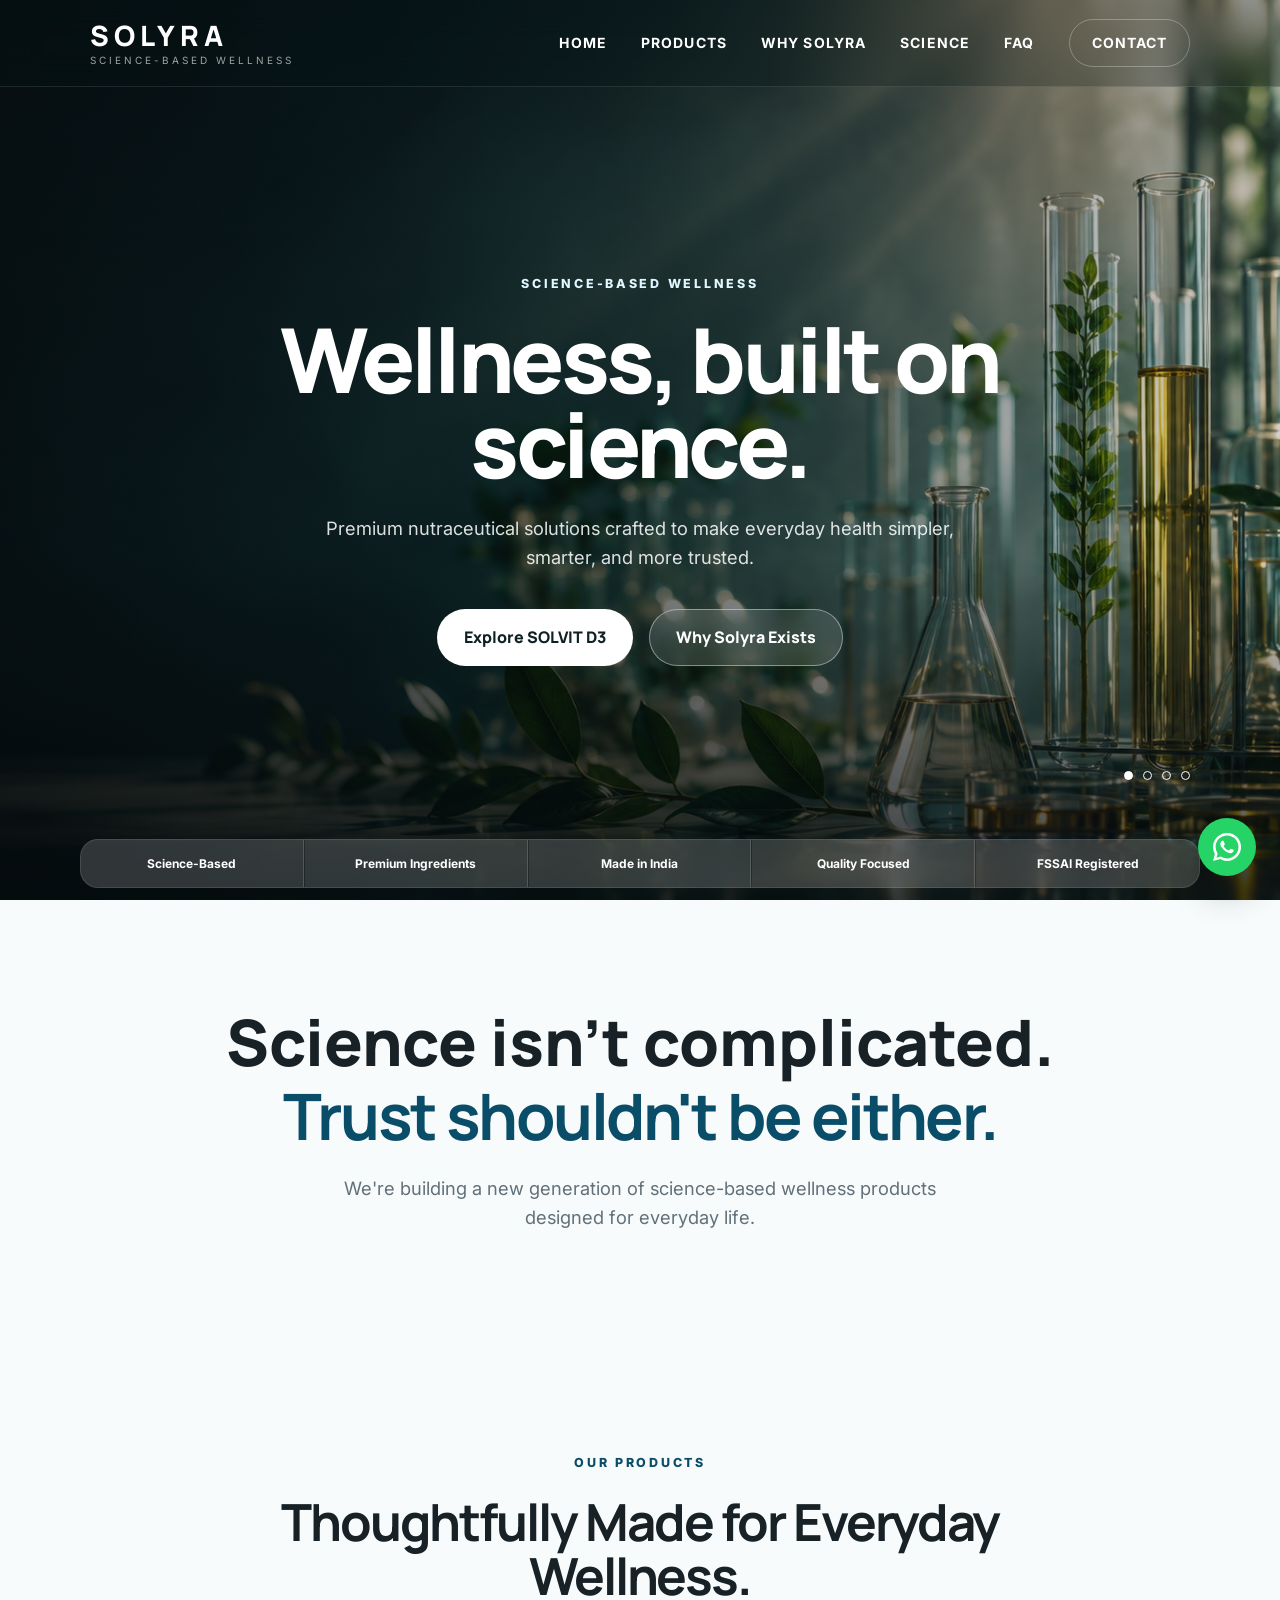
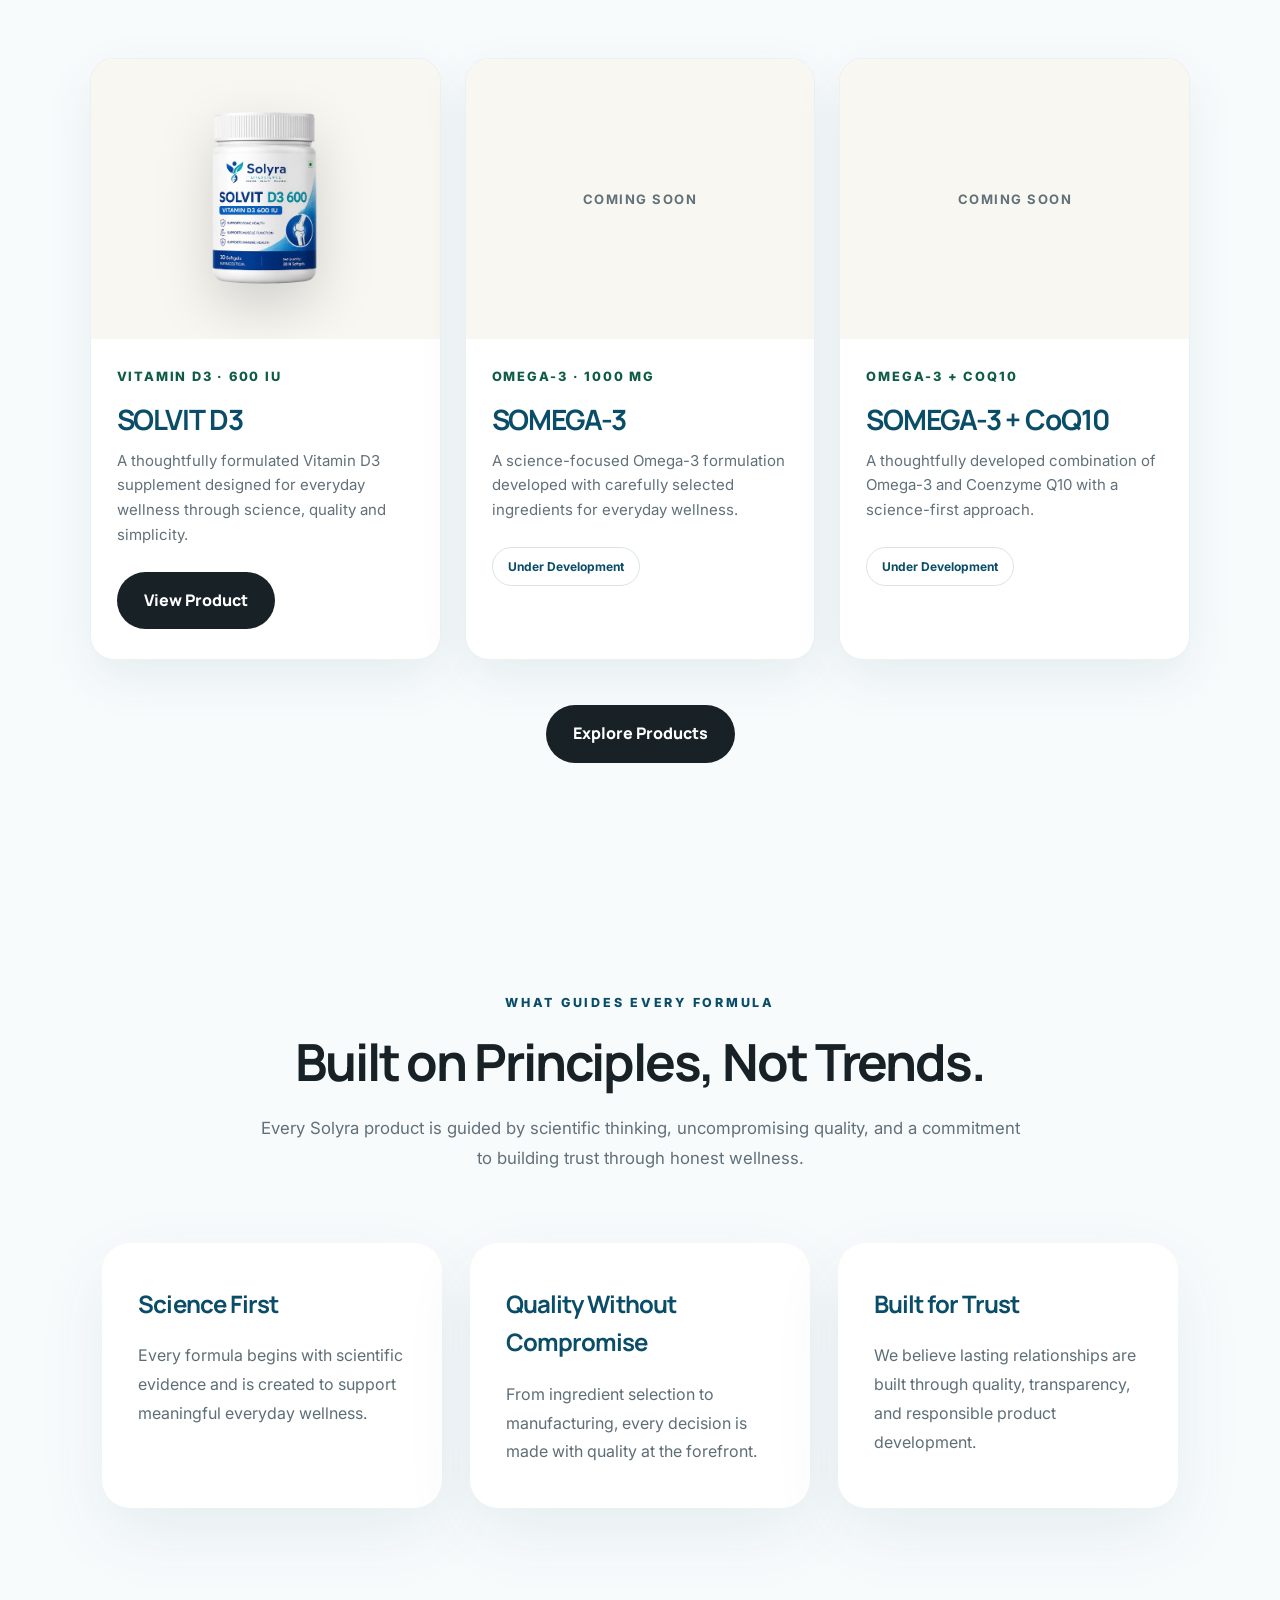
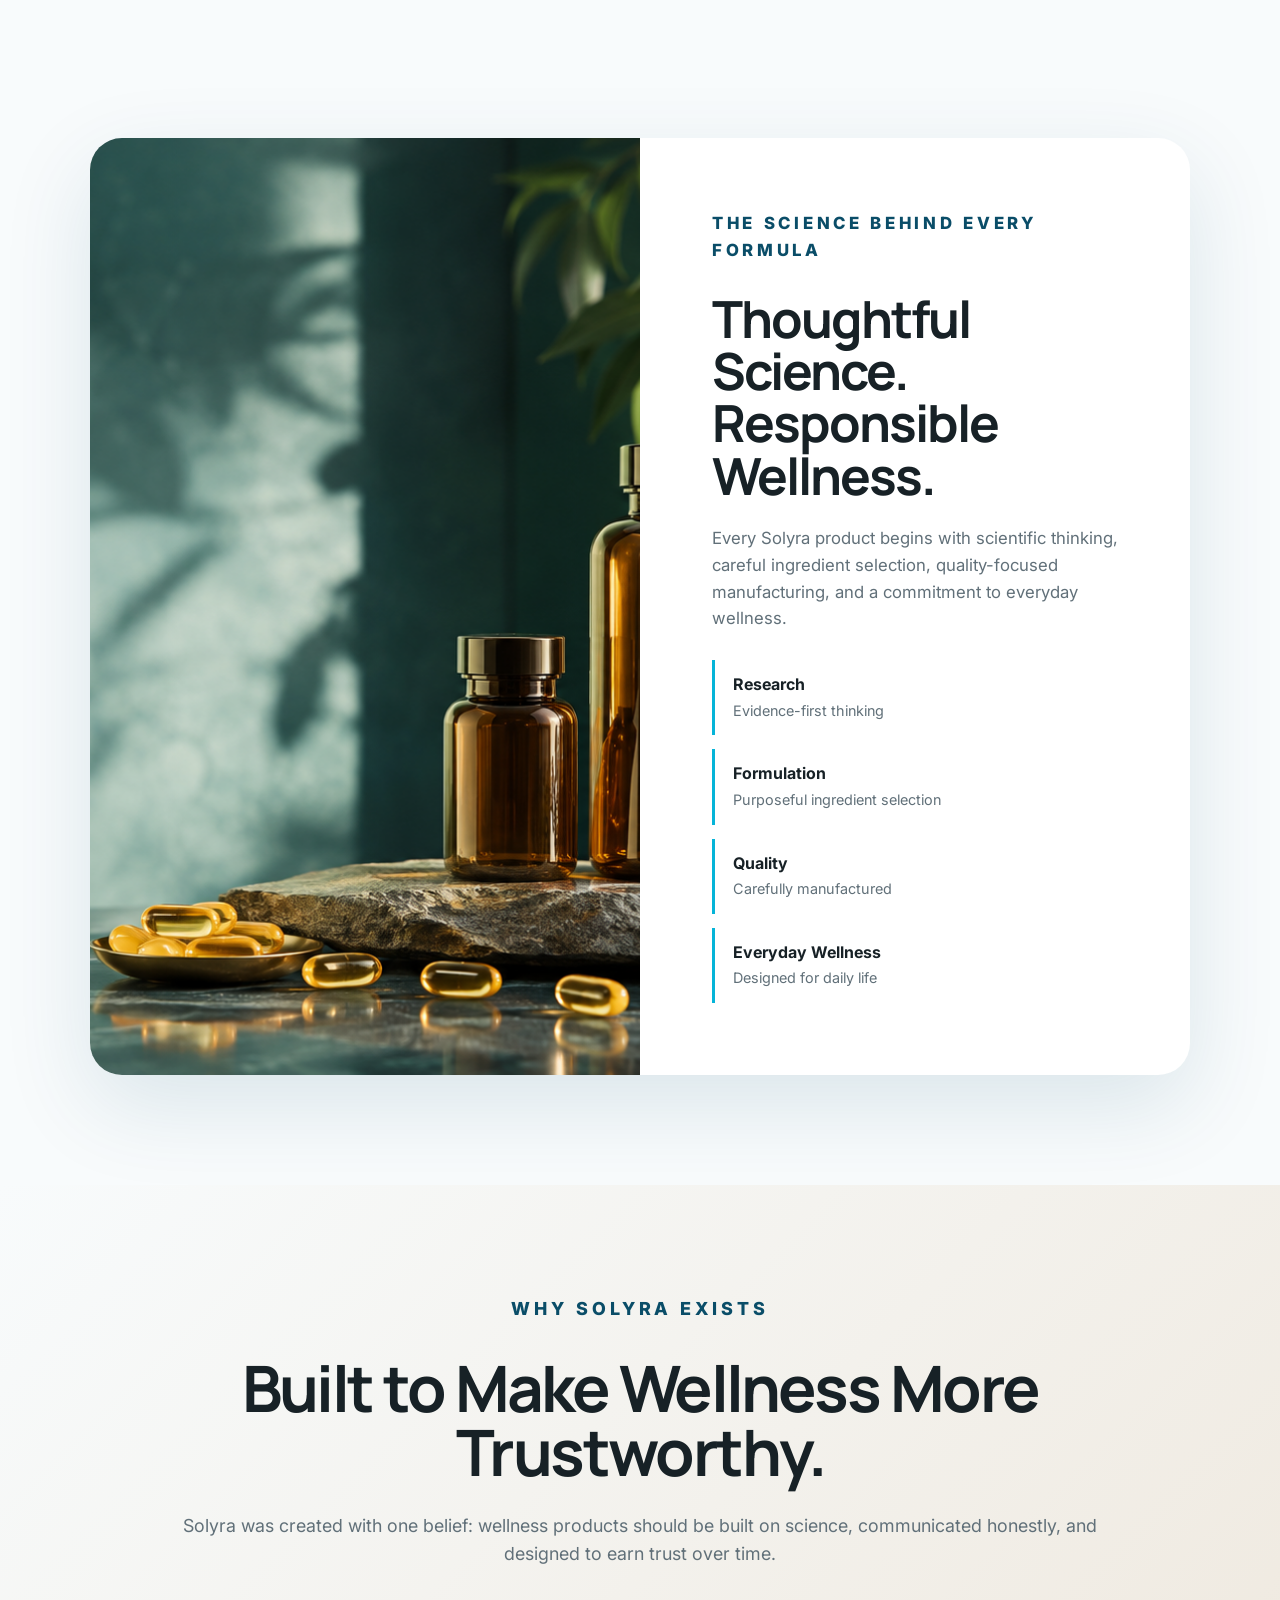
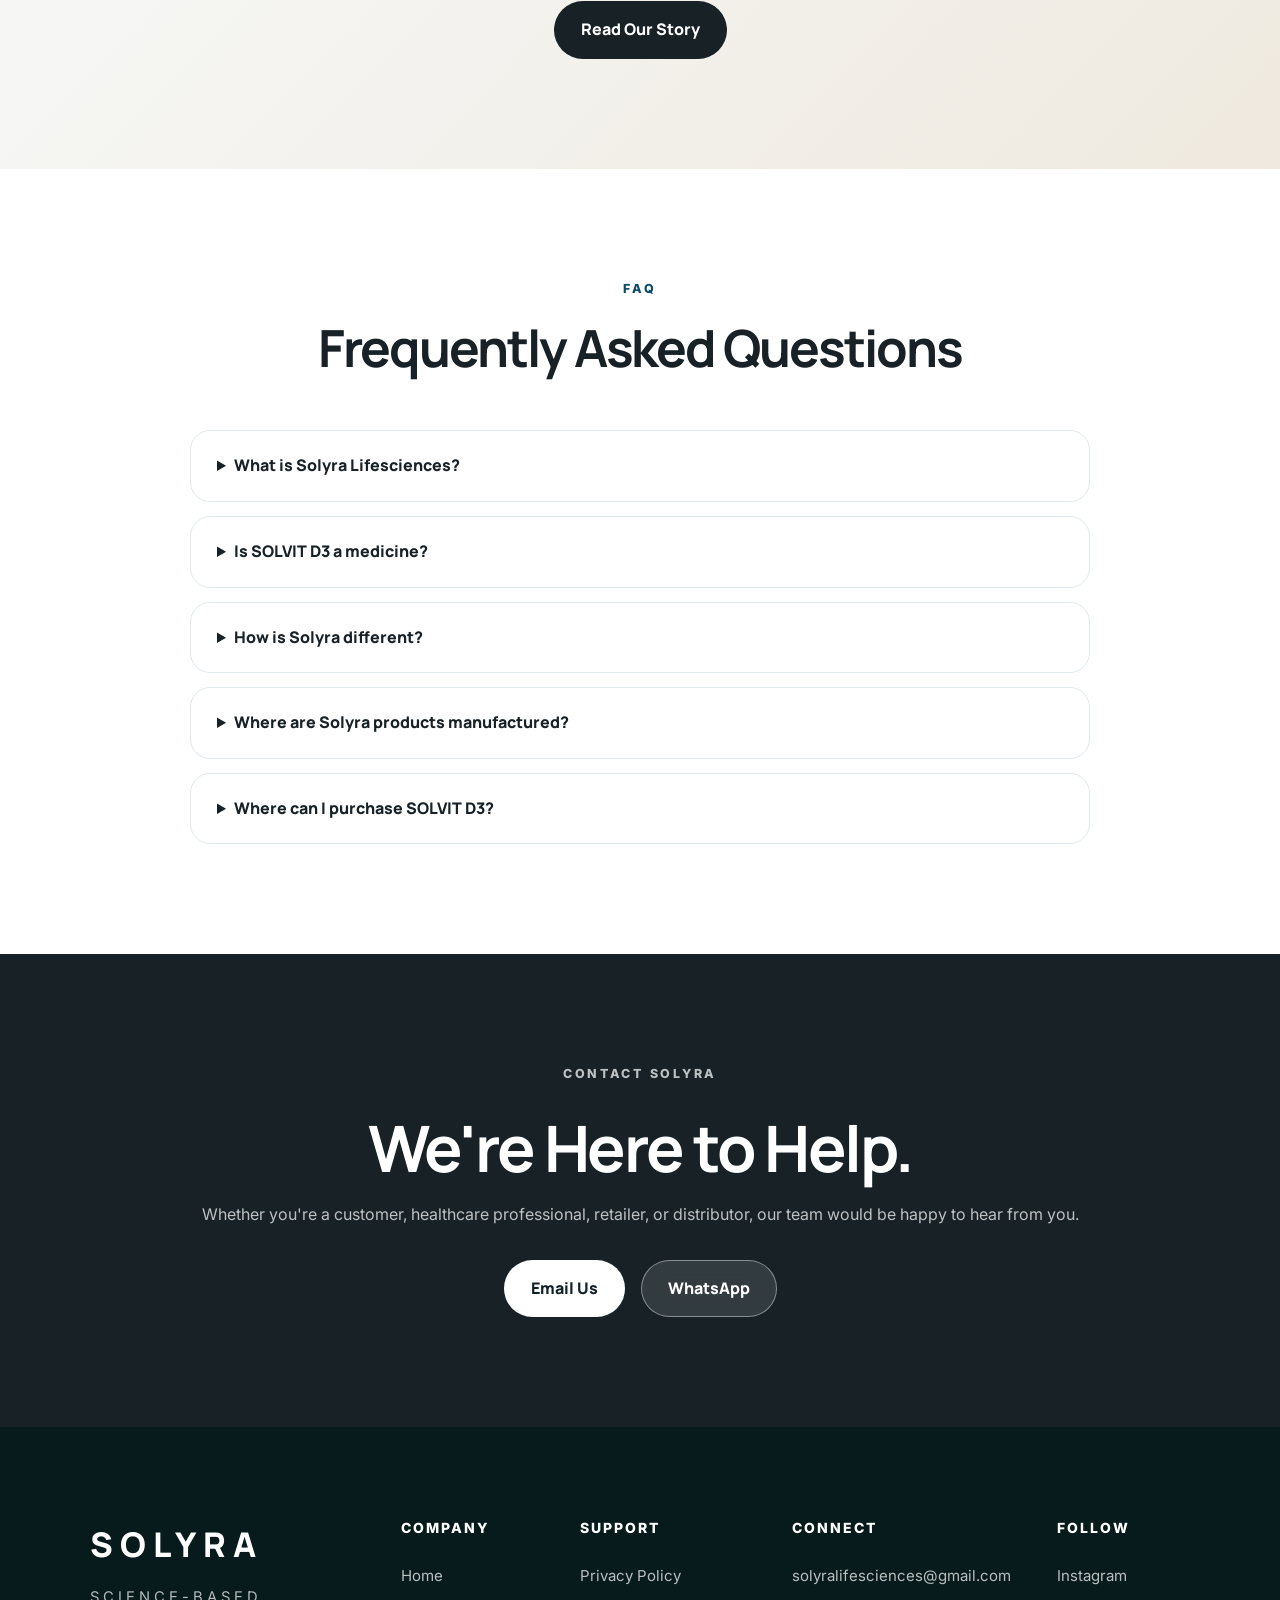
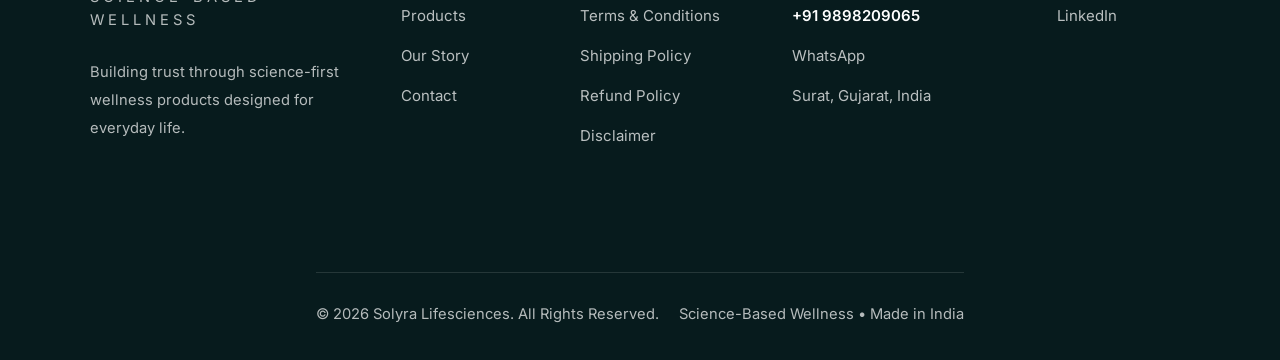
<file: index.html>
<!DOCTYPE html>
<html lang="en">
<head>
  <meta charset="UTF-8" />
  <meta name="viewport" content="width=device-width, initial-scale=1.0" />
  <title>Solyra Lifesciences | Science-Based Wellness</title>
  <meta name="google-site-verification" content="VGzoCDw1EanzvaEUjBqF8Nog9oJX3Fw9RKD8r8dwrv8" />
  <!-- Google tag (gtag.js) -->
<script async src="https://www.googletagmanager.com/gtag/js?id=G-K64NXBPDKY"></script>
<script>
  window.dataLayer = window.dataLayer || [];
  function gtag(){dataLayer.push(arguments);}
  gtag('js', new Date());

  gtag('config', 'G-K64NXBPDKY');
</script>
  <meta name="description" content="Science-based wellness by Solyra Lifesciences. Discover thoughtfully developed nutraceutical products built on quality, trust, and everyday health.">
  <meta name="keywords" content="Solyra Lifesciences, Solvit D3, Vitamin D3 600 IU, nutraceuticals, wellness supplements" />
  <meta name="author" content="Solyra Lifesciences" />
  <link rel="canonical" href="https://www.solyralifesciences.com/">
  <meta name="theme-color" content="#071B1D" />
  <meta property="og:title" content="Solyra Lifesciences | Science-Based Wellness">
<meta property="og:description" content="Science-based wellness by Solyra Lifesciences. Discover thoughtfully developed nutraceutical products built on quality, trust, and everyday health.">
<meta property="og:type" content="website">
<meta property="og:url" content="https://www.solyralifesciences.com/">
<meta property="og:site_name" content="Solyra Lifesciences">
<meta property="og:locale" content="en_IN">
<meta property="og:image" content="https://www.solyralifesciences.com/assets/og-image.jpg">
<meta name="twitter:card" content="summary_large_image">
<meta name="twitter:title" content="Solyra Lifesciences | Science-Based Wellness">
<meta name="twitter:description" content="Science-based wellness built on quality, trust, and everyday health.">
<meta name="twitter:image" content="https://www.solyralifesciences.com/assets/og-image.jpg">
  <link rel="icon" type="image/png" href="assets/favicon.png" />
  <link rel="apple-touch-icon" href="assets/apple-touch-icon.png">
  <link rel="preconnect" href="https://fonts.googleapis.com" />
  <link rel="preconnect" href="https://fonts.gstatic.com" crossorigin />
  <link href="https://fonts.googleapis.com/css2?family=Inter:wght@400;500;600;700&family=Manrope:wght@500;600;700;800&display=swap" rel="stylesheet" />
  <link rel="stylesheet" href="styles.css" />

  <script type="application/ld+json">
{
  "@context":"https://schema.org",
  "@type":"Organization",
  "name":"Solyra Lifesciences",
  "url":"https://www.solyralifesciences.com",
  "logo":"https://www.solyralifesciences.com/assets/logo.png",
  "email":"mailto:solyralifesciences@gmail.com",
  "telephone":"+91-9898209065",
  "sameAs":[
    "https://www.instagram.com/solyra_lifesciences/"
  ]
}
</script>
  <style>
.hero-trust{
    position:absolute !important;
    left:50% !important;
    bottom:32px !important;
    transform:translateX(-50%) !important;

    width:84% !important;
    max-width:980px !important;

    display:grid !important;
    grid-template-columns:repeat(5, 1fr) !important;

    background:rgba(255,255,255,0.14) !important;
    backdrop-filter:blur(18px) !important;
    -webkit-backdrop-filter:blur(18px) !important;

    border:1px solid rgba(255,255,255,0.18) !important;
    border-radius:22px !important;
    overflow:hidden !important;

    z-index:20 !important;
}

.hero-trust span{
    color:#ffffff !important;
    font-weight:600 !important;
    font-size:13px !important;
    text-align:center !important;

    padding:20px 10px !important;
    border-right:1px solid rgba(255,255,255,0.16) !important;

    white-space:nowrap !important;
}

.hero-trust span:last-child{
    border-right:none !important;
}

.hero-trust{
    position:absolute !important;
    left:50% !important;
    bottom:38px !important;
    transform:translateX(-50%) !important;

    width:84% !important;
    max-width:980px !important;

    display:grid !important;
    grid-template-columns:repeat(5, 1fr) !important;

    background:rgba(255,255,255,0.10) !important;
    backdrop-filter:blur(18px) !important;
    -webkit-backdrop-filter:blur(18px) !important;

    border:1px solid rgba(255,255,255,0.18) !important;
    border-radius:22px !important;
    overflow:hidden !important;

    z-index:20 !important;
}

.hero-trust span{
    color:#ffffff !important;
    font-weight:600 !important;
    font-size:12.5px !important;
    text-align:center !important;

    padding:17px 10px !important;
    border-right:1px solid rgba(255,255,255,0.16) !important;

    white-space:nowrap !important;
}

.hero-trust span:last-child{
    border-right:none !important;
}
/* ==========================
   PHILOSOPHY SECTION
========================== */

.philosophy-section{
    padding:120px 8%;
    background:#F8FBFC;
}

.philosophy-section .section-heading{
    text-align:center;
    max-width:760px;
    margin:0 auto 70px;
}

.section-subtitle{
    margin-top:24px;
    color:#5E6E76;
    font-size:18px;
    line-height:1.8;
}

.philosophy-grid{
    max-width:1200px;
    margin:auto;

    display:grid;
    grid-template-columns:repeat(3,1fr);
    gap:28px;
}

.philosophy-card{
    background:#fff;
    padding:42px 36px;
    border-radius:28px;

    box-shadow:0 25px 70px rgba(10,77,104,.08);

    transition:.35s;
}

.philosophy-card:hover{
    transform:translateY(-10px);
    box-shadow:0 35px 80px rgba(10,77,104,.12);
}

.philosophy-card h3{
    color:#0A4D68;
    font-size:24px;
    margin-bottom:18px;
}

.philosophy-card p{
    color:#5E6E76;
    line-height:1.8;
}

@media(max-width:900px){

.philosophy-grid{
    grid-template-columns:1fr;
}

}

@media(max-width:900px){
    .hero-trust{
        position:relative !important;
        left:auto !important;
        bottom:auto !important;
        transform:none !important;

        width:100% !important;
        margin-top:35px !important;

        grid-template-columns:repeat(2, 1fr) !important;
    }

    .hero-trust span{
        white-space:normal !important;
        font-size:13px !important;
        padding:18px 12px !important;
    }
}

.benefit-card{
    padding:24px 20px;
    border-radius:18px;
    background:#ffffff;
    border:1px solid rgba(10,77,104,.08);

    transition:.3s ease;
}

.benefit-card:hover{
    transform:translateY(-4px);
    box-shadow:0 18px 40px rgba(10,77,104,.08);
}

.benefit-card h3{
    font-size:22px;
    margin-bottom:10px;
    color:#102A33;
}

.benefit-card p{
    font-size:15px;
    line-height:1.6;
    color:#667781;
}
.site-header{
    position:fixed;
    top:0;
    left:0;
    width:100%;
    z-index:1000;
    background:rgba(7,20,22,0.26);
    backdrop-filter:blur(18px);
    -webkit-backdrop-filter:blur(18px);
    border-bottom:1px solid rgba(255,255,255,0.10);
    transition:all .35s ease;
}

.site-header.scrolled{
    background:rgba(255,255,255,0.92);
    border-bottom:1px solid rgba(10,77,104,0.10);
    box-shadow:0 16px 45px rgba(10,77,104,0.08);
}

.site-header.scrolled .brand-mark,
.site-header.scrolled .nav-links a,
.site-header.scrolled .brand-subtitle{
    color:#102A33;
}

.site-header.scrolled .nav-cta{
    background:#0A4D68;
    color:white !important;
}

.nav{
    height:86px;
    padding:0 7%;
    display:flex;
    align-items:center;
    justify-content:space-between;
}

.brand{
    text-decoration:none;
    display:flex;
    flex-direction:column;
    line-height:1.1;
}

.brand-mark{
    color:white;
    font-size:28px;
    font-weight:800;
    letter-spacing:5px;
}

.brand-subtitle{
    color:rgba(255,255,255,0.75);
    font-size:10px;
    letter-spacing:3px;
    text-transform:uppercase;
    margin-top:5px;
}

.nav-links{
    display:flex;
    align-items:center;
    gap:34px;
}

.nav-links a{
    color:white;
    text-decoration:none;
    font-size:14px;
    font-weight:700;
    transition:.25s ease;
}

.nav-links a:hover{
    opacity:.72;
}

.nav-cta{
    padding:12px 22px;
    border-radius:999px;
    border:1px solid rgba(255,255,255,0.28);
}
.reveal{
    opacity:0;
    transform:translateY(34px);
    transition:opacity .8s ease, transform .8s ease;
}

.reveal.visible{
    opacity:1;
    transform:translateY(0);
}

.product-visual img{
    animation:floatBottle 5s ease-in-out infinite;
    filter:drop-shadow(0 35px 90px rgba(10,77,104,.22));
}

@keyframes floatBottle{
    0%,100%{
        transform:translateY(0);
    }
    50%{
        transform:translateY(-14px);
    }
}

.btn{
    position:relative;
    overflow:hidden;
    transition:transform .25s ease, box-shadow .25s ease, background .25s ease;
}
.btn:hover{
    transform:translateY(-3px);
}

.philosophy-card,
.benefit-grid div,
.faq-list details{
    transition:transform .3s ease, box-shadow .3s ease;
}

.philosophy-card:hover,
.benefit-grid div:hover,
.faq-list details:hover{
    transform:translateY(-6px);
    box-shadow:0 24px 60px rgba(10,77,104,.10);
}
html{
    scroll-behavior:smooth;
}
/* PREMIUM FOOTER V2 */

.footer-v2{
    background:#071B1D;
    color:#ffffff;
    padding:80px 7% 32px;
}

.footer-main{
    max-width:1200px;
    margin:0 auto;
    display:grid;
    grid-template-columns:2fr 1fr 1fr 1.4fr;
    gap:48px;
}

.footer-brand h3{
    font-size:34px;
    letter-spacing:6px;
    font-weight:900;
    margin-bottom:10px;
}

.footer-tagline{
    color:rgba(255,255,255,.72);
    text-transform:uppercase;
    letter-spacing:3px;
    font-size:12px;
    margin-bottom:24px;
}

.footer-desc{
    max-width:360px;
    color:rgba(255,255,255,.68);
    line-height:1.8;
}

.footer-column{
    display:flex;
    flex-direction:column;
    gap:14px;
}

.footer-column h4{
    font-size:14px;
    text-transform:uppercase;
    letter-spacing:2px;
    color:#ffffff;
    margin-bottom:10px;
}

.footer-column a,
.footer-column span{
    color:rgba(255,255,255,.66);
    text-decoration:none;
    font-size:14px;
    line-height:1.6;
    transition:.25s ease;
}

.footer-column a:hover{
    color:#ffffff;
    transform:translateX(4px);
}

.footer-bottom{
    max-width:1200px;
    margin:60px auto 0;
    padding-top:28px;
    border-top:1px solid rgba(255,255,255,.12);
    display:flex;
    justify-content:space-between;
    gap:20px;
    color:rgba(255,255,255,.55);
    font-size:13px;
}

@media(max-width:900px){
    .footer-main{
        grid-template-columns:1fr 1fr;
    }

    .footer-bottom{
        flex-direction:column;
    }
}

@media(max-width:560px){
    .footer-main{
        grid-template-columns:1fr;
    }
}
.hero-trust{
    bottom:12px !important;
    width:88% !important;
    max-width:1120px !important;
    border-radius:18px !important;
}

.hero-trust span{
    padding:14px 10px !important;
    font-size:12px !important;
    font-weight:700 !important;
}
.footer-v2{
    background:#071B1D;
    color:#ffffff;
    padding:90px 7% 34px;
}

.footer-main{
    max-width:1280px;
    margin:0 auto;
    display:grid;
    grid-template-columns:2fr 1fr 1.25fr 1.35fr 1fr;
    gap:46px;
    align-items:flex-start;
}

.footer-brand h3{
    font-size:34px;
    letter-spacing:7px;
    font-weight:900;
    margin-bottom:14px;
}

.footer-tagline{
    color:rgba(255,255,255,.78);
    text-transform:uppercase;
    letter-spacing:4px;
    font-size:12px;
    margin-bottom:26px;
}

.footer-desc{
    max-width:310px;
    color:rgba(255,255,255,.70);
    line-height:1.9;
    font-size:15px;
}

.footer-column{
    display:flex;
    flex-direction:column;
    align-items:flex-start;
    gap:0;
}

.footer-column h4{
    color:#ffffff;
    font-size:14px;
    font-weight:800;
    letter-spacing:2px;
    text-transform:uppercase;
    margin-bottom:22px;
}

.footer-column a,
.footer-column span{
    display:block;
    color:rgba(255,255,255,.72);
    text-decoration:none;
    font-size:15px;
    line-height:1.8;
    margin-bottom:13px;
    transition:.25s ease;
}

.footer-column a:hover{
    color:#ffffff;
    transform:translateX(4px);
}

.footer-column a[href^="tel"]{
    color:#ffffff;
    font-weight:600;
}

.footer-bottom{
    max-width:1280px;
    margin:80px auto 0;
    padding-top:30px;
    border-top:1px solid rgba(255,255,255,.12);
    display:flex;
    justify-content:space-between;
    align-items:center;
    gap:20px;
    color:rgba(255,255,255,.58);
    font-size:13px;
}

@media(max-width:1100px){
    .footer-main{
        grid-template-columns:2fr 1fr 1fr;
    }
}

@media(max-width:760px){
    .footer-main{
        grid-template-columns:1fr 1fr;
        gap:42px;
    }

    .footer-bottom{
        flex-direction:column;
        align-items:flex-start;
    }
}

@media(max-width:560px){
    .footer-v2{
        padding:70px 7% 30px;
    }

    .footer-main{
        grid-template-columns:1fr;
    }
}
.products-grid{
    max-width:1200px;
    margin:0 auto;
    display:grid;
    grid-template-columns:repeat(3,1fr);
    gap:24px;
}

.product-list-card{
    background:#ffffff;
    border:1px solid rgba(10,77,104,.08);
    border-radius:24px;
    overflow:hidden;
    box-shadow:0 18px 50px rgba(10,77,104,.08);
    transition:transform .3s ease, box-shadow .3s ease;
    display:flex;
    flex-direction:column;
}

.product-list-card:hover{
    transform:translateY(-6px);
    box-shadow:0 25px 65px rgba(10,77,104,.13);
}

.product-list-image{
    height:280px;
    display:flex;
    align-items:center;
    justify-content:center;
    background:#F8F7F2;
    overflow:hidden;
    padding:25px;
}

.product-list-image img{
    width:210px;
    max-width:90%;
    height:240px;
    object-fit:contain;
    filter:drop-shadow(0 22px 28px rgba(0,0,0,.16));
}

.product-list-info{
    padding:28px 26px 30px;
    display:flex;
    flex-direction:column;
    flex:1;
}

.product-list-info .product-kicker{
    margin-bottom:10px;
}

.product-list-info h3{
    font-size:28px;
    line-height:1.1;
    margin:6px 0 14px;
    color:#0A4D68;
}

.product-list-info p:not(.product-kicker){
    color:#617079;
    font-size:15px;
    line-height:1.65;
    margin-bottom:24px;
}

.product-list-info .btn{
    align-self:flex-start;
    margin-top:auto;
}

.product-coming-soon{
    background:#F8F7F2;
    color:#617079;
    font-size:13px;
    font-weight:700;
    letter-spacing:1.5px;
    text-transform:uppercase;
}

.product-status{
    display:inline-block;
    align-self:flex-start;
    padding:9px 15px;
    border:1px solid rgba(10,77,104,.15);
    border-radius:999px;
    color:#0A4D68;
    font-size:12px;
    font-weight:700;
}


/* MOBILE */

@media(max-width:900px){

    .products-grid{
        grid-template-columns:1fr;
        gap:22px;
    }

    .product-list-image{
        height:260px;
    }

    .product-list-info{
        padding:25px 22px 28px;
    }

}
</style>
</head>
<body>
  <header class="site-header" id="siteHeader">
    <nav class="nav">
      <a href="index.html" class="brand" aria-label="Solyra home">
        <span class="brand-mark">SOLYRA</span>
        <span class="brand-subtitle">Science-Based Wellness</span>
      </a>
      <button class="nav-toggle" id="navToggle" aria-label="Open menu">☰</button>
      <div class="nav-links" id="navLinks">
        <a href="#home">Home</a>
        <a href="products.html">Products</a>
        <a href="#philosophy">Why Solyra</a>
        <a href="#science">Science</a>
        <a href="#faq">FAQ</a>
        <a href="contact.html" class="nav-cta">Contact</a>
      </div>
    </nav>
  </header>

  <main>
    <section class="hero" id="home" aria-label="Solyra hero">
      <div class="hero-slide active" style="background-image:url('assets/hero-1.png')"></div>
      <div class="hero-slide" style="background-image:url('assets/hero-2.png')"></div>
      <div class="hero-slide" style="background-image:url('assets/hero-3.png')"></div>
      <div class="hero-slide" style="background-image:url('assets/hero-4.png')"></div>
      <div class="hero-overlay"></div>

      <div class="hero-content reveal">
        <p class="eyebrow">Science-Based Wellness</p>
        <h1>Wellness, built on science.</h1>
        <p class="hero-copy">Premium nutraceutical solutions crafted to make everyday health simpler, smarter, and more trusted.</p>
        <div class="hero-actions">
          <a href="#product" class="btn btn-primary">Explore SOLVIT D3</a>
          <a href="#story" class="btn btn-ghost">Why Solyra Exists</a>
        </div>
      </div>

      <div class="hero-trust reveal">
        <span>Science-Based</span>
        <span>Premium Ingredients</span>
        <span>Made in India</span>
        <span>Quality Focused</span>
        <span>FSSAI Registered</span>
      </div>

      <div class="slider-controls" aria-label="Hero slider controls">
        <button class="slider-dot active" aria-label="Slide 1"></button>
        <button class="slider-dot" aria-label="Slide 2"></button>
        <button class="slider-dot" aria-label="Slide 3"></button>
        <button class="slider-dot" aria-label="Slide 4"></button>
      </div>
    </section>

    <section class="brand-statement section reveal">
      <p>Science isn't complicated.</p>
      <h2>Trust shouldn't be either.</h2>
      <span>We're building a new generation of science-based wellness products designed for everyday life.</span>
    </section>

    <section class="section product-section" id="product">

  <div class="section-heading reveal">
    <p class="eyebrow dark">OUR PRODUCTS</p>
    <h2>Thoughtfully Made for Everyday Wellness.</h2>
  </div>

  <div class="products-grid">

  <!-- SOLVIT D3 -->
  <article class="product-list-card reveal">

    <div class="product-list-image">
      <img src="assets/D3.png"
           alt="SOLVIT D3 Vitamin D3 600 IU">
    </div>

    <div class="product-list-info">

      <p class="product-kicker">
        Vitamin D3 · 600 IU
      </p>

      <h3>SOLVIT D3</h3>

      <p>
        A thoughtfully formulated Vitamin D3 supplement designed
        for everyday wellness through science, quality and simplicity.
      </p>

      <a href="product-d3.html" class="btn btn-dark">
        View Product
      </a>

    </div>

  </article>


  <!-- SOMEGA-3 -->
  <article class="product-list-card reveal">

    <div class="product-list-image product-coming-soon">
      <span>Coming Soon</span>
    </div>

    <div class="product-list-info">

      <p class="product-kicker">
        Omega-3 · 1000 mg
      </p>

      <h3>SOMEGA-3</h3>

      <p>
        A science-focused Omega-3 formulation developed with
        carefully selected ingredients for everyday wellness.
      </p>

      <span class="product-status">
        Under Development
      </span>

    </div>

  </article>


  <!-- SOMEGA-3 + COQ10 -->
  <article class="product-list-card reveal">

    <div class="product-list-image product-coming-soon">
      <span>Coming Soon</span>
    </div>

    <div class="product-list-info">

      <p class="product-kicker">
        Omega-3 + CoQ10
      </p>

      <h3>SOMEGA-3 + CoQ10</h3>

      <p>
        A thoughtfully developed combination of Omega-3 and
        Coenzyme Q10 with a science-first approach.
      </p>

      <span class="product-status">
        Under Development
      </span>

    </div>

  </article>

</div>

  </article>

</div>


<!-- EXPLORE PRODUCTS -->
<div style="text-align:center; margin-top:45px;">
  <a href="products.html" class="btn btn-dark">
    Explore Products
  </a>
</div>
</section>

   <section class="section philosophy-section" id="philosophy">

    <div class="section-heading reveal">
        <p class="eyebrow dark">WHAT GUIDES EVERY FORMULA</p>

<h2>Built on Principles, Not Trends.</h2>

<p class="section-subtitle">
    Every Solyra product is guided by scientific thinking, uncompromising quality,
    and a commitment to building trust through honest wellness.
</p>
    </div>

    <div class="philosophy-grid">

        <article class="philosophy-card reveal">
            <h3>Science First</h3>
            <p>
    Every formula begins with scientific evidence and is created to support
    meaningful everyday wellness.
</p>
        </article>

        <article class="philosophy-card reveal">
            <h3>Quality Without Compromise</h3>

<p>
    From ingredient selection to manufacturing, every decision is made with
    quality at the forefront.
</p>
        </article>

        <article class="philosophy-card reveal">
            <h3>Built for Trust</h3>

<p>
    We believe lasting relationships are built through quality, transparency,
    and responsible product development.
</p>
        </article>

    </div>

</section>

    <section class="section science-section" id="science">
      <div class="science-panel reveal">
        <div class="science-image"></div>
        <div class="science-content">
          <p class="eyebrow dark">THE SCIENCE BEHIND EVERY FORMULA</p>

<h2>Thoughtful Science. Responsible Wellness.</h2>

<p>
Every Solyra product begins with scientific thinking, careful ingredient selection,
quality-focused manufacturing, and a commitment to everyday wellness.
</p>
          <div class="process">

<div>
<strong>Research</strong>
<span>Evidence-first thinking</span>
</div>

<div>
<strong>Formulation</strong>
<span>Purposeful ingredient selection</span>
</div>

<div>
<strong>Quality</strong>
<span>Carefully manufactured</span>
</div>

<div>
<strong>Everyday Wellness</strong>
<span>Designed for daily life</span>
</div>

</div>
          </div>
        </div>
      </div>
    </section>

    <section class="section story-section" id="story">
      <div class="story-content reveal">
        <p class="eyebrow dark">Why Solyra Exists</p>
        <h2>Built to Make Wellness More Trustworthy.</h2>
        <p>
Solyra was created with one belief:
wellness products should be built on science, communicated honestly,
and designed to earn trust over time.
</p>
        <a href="story.html" class="btn btn-dark">Read Our Story</a>
      </div>
    </section>

    <section class="section faq-section" id="faq">
      <div class="section-heading reveal">
        <p class="eyebrow dark">FAQ</p>
        <h2>Frequently Asked Questions</h2>
      </div>
      <div class="faq-list reveal">
        <details>
    <summary>What is Solyra Lifesciences?</summary>
    <p>Solyra Lifesciences is an Indian science-based wellness brand focused on creating thoughtfully formulated nutraceutical products for everyday health.</p>
</details>

<details>
    <summary>Is SOLVIT D3 a medicine?</summary>
    <p>No. SOLVIT D3 is a nutraceutical supplement designed to support everyday wellness.</p>
</details>

<details>
    <summary>How is Solyra different?</summary>
    <p>Our approach combines scientific thinking, quality-focused manufacturing, and transparent communication to create products people can trust.</p>
</details>

<details>
    <summary>Where are Solyra products manufactured?</summary>
    <p>Our products are manufactured in certified facilities following applicable quality standards.</p>
</details>

<details>
    <summary>Where can I purchase SOLVIT D3?</summary>
    <p>It will be available through our official website and selected retail partners.</p>
</details>
      </div>
    </section>

    <section class="section contact-section" id="contact">
      <div class="contact-card reveal">
        <p class="eyebrow">Contact Solyra</p>
        <h2>We're Here to Help.</h2>
        <p>
Whether you're a customer, healthcare professional, retailer, or distributor,
our team would be happy to hear from you.
</p>
        <div class="contact-actions">
          <a href="mailto:solyralifesciences@gmail.com" class="btn btn-primary">Email Us</a>
          <a href="https://wa.me/919898209065" class="btn btn-ghost">WhatsApp</a>
        </div>
      </div>
    </section>
  </main>

<footer class="footer footer-v2">
    <div class="footer-main">

        <div class="footer-brand">
            <h3>SOLYRA</h3>
            <p class="footer-tagline">Science-Based Wellness</p>
            <p class="footer-desc">
                Building trust through science-first wellness products designed for everyday life.
            </p>
        </div>

        <div class="footer-column">
            <h4>Company</h4>
            <a href="index.html">Home</a>
            <a href="products.html">Products</a>
            <a href="story.html">Our Story</a>
            <a href="contact.html">Contact</a>
        </div>

        <div class="footer-column">
            <h4>Support</h4>
            <a href="privacy-policy.html">Privacy Policy</a>
            <a href="terms-and-conditions.html">Terms & Conditions</a>
            <a href="shipping-policy.html">Shipping Policy</a>
            <a href="refund-policy.html">Refund Policy</a>
            <a href="disclaimer.html">Disclaimer</a>
        </div>

        <div class="footer-column">
            <h4>Connect</h4>
            <a href="mailto:solyralifesciences@gmail.com">solyralifesciences@gmail.com</a>
            <a href="tel:+919898209065">+91 9898209065</a>
            <a href="https://wa.me/919898209065" target="_blank">WhatsApp</a>
            <span>Surat, Gujarat, India</span>
        </div>

        <div class="footer-column">
            <h4>Follow</h4>
            <a href="https://www.instagram.com/solyra_lifesciences/" target="_blank" rel="noopener noreferrer">Instagram</a>
            <a href="#" target="_blank">LinkedIn</a>
        </div>

    </div>

    <div class="footer-bottom">
        <p>© 2026 Solyra Lifesciences. All Rights Reserved.</p>
        <p>Science-Based Wellness • Made in India</p>
    </div>
</footer>

  <a href="https://wa.me/919898209065"
   class="whatsapp-float"
   target="_blank"
   aria-label="Chat on WhatsApp">

<svg xmlns="http://www.w3.org/2000/svg"
     width="28"
     height="28"
     viewBox="0 0 24 24"
     fill="white">

<path d="M20.52 3.48A11.86 11.86 0 0012.03 0C5.4 0 .03 5.37.03 12c0 2.11.55 4.17 1.59 5.99L0 24l6.17-1.61A11.94 11.94 0 0012.03 24c6.63 0 12-5.37 12-12 0-3.2-1.25-6.2-3.51-8.52zM12.03 21.8a9.82 9.82 0 01-5-1.37l-.36-.21-3.66.96.98-3.57-.23-.37A9.76 9.76 0 012.23 12c0-5.4 4.39-9.8 9.8-9.8s9.8 4.4 9.8 9.8-4.39 9.8-9.8 9.8zm5.37-7.34c-.29-.14-1.71-.84-1.98-.94-.26-.1-.46-.14-.65.15-.19.29-.75.94-.92 1.13-.17.19-.34.22-.63.08-.29-.15-1.23-.45-2.35-1.45-.87-.78-1.46-1.74-1.63-2.03-.17-.29-.02-.44.13-.59.13-.13.29-.34.44-.51.15-.17.19-.29.29-.48.1-.19.05-.36-.02-.51-.07-.15-.65-1.56-.89-2.14-.23-.56-.47-.48-.65-.49h-.55c-.19 0-.49.07-.74.36-.26.29-.98.96-.98 2.34 0 1.38 1 2.72 1.14 2.91.14.19 1.98 3.03 4.79 4.25.67.29 1.2.46 1.61.59.68.22 1.29.19 1.77.12.54-.08 1.71-.7 1.95-1.37.24-.67.24-1.25.17-1.37-.07-.12-.27-.19-.56-.33z"/>

</svg>

</a>
  <script src="script.js"></script>
</body>
</html>
</file>
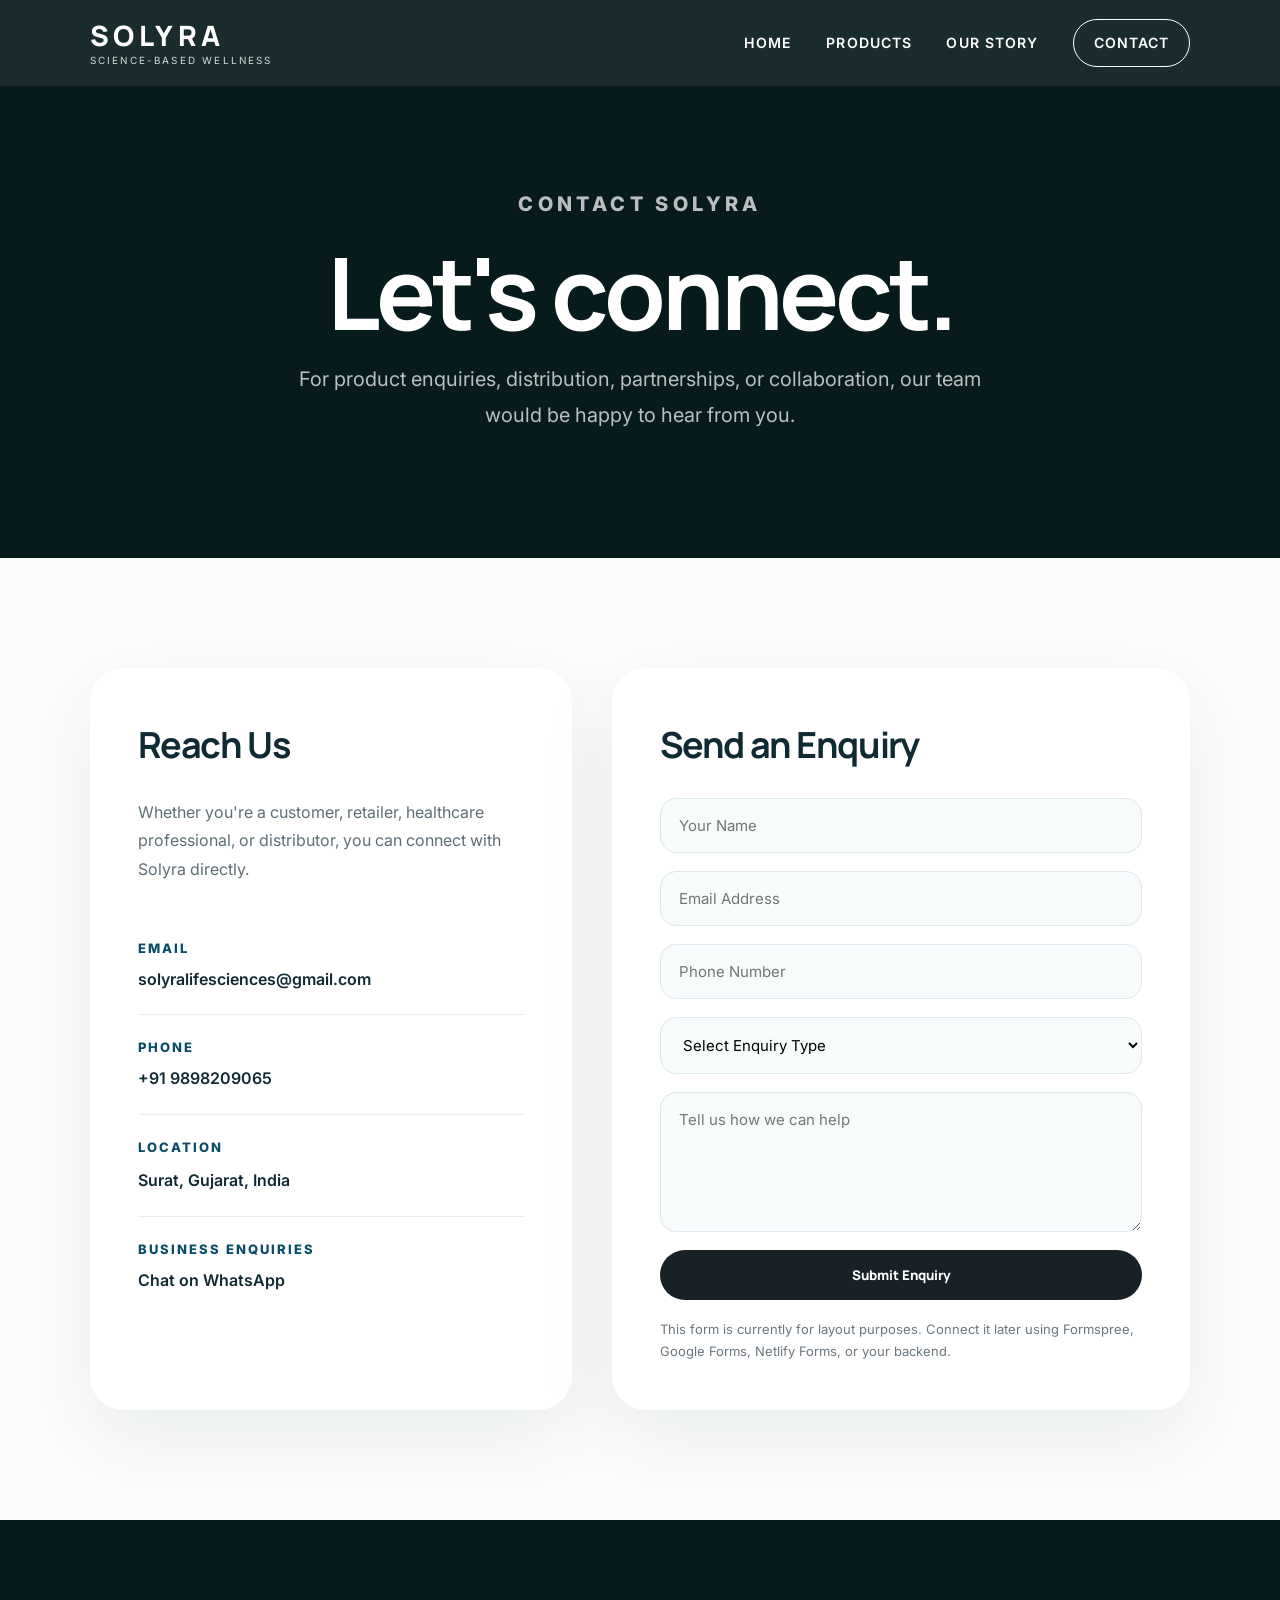
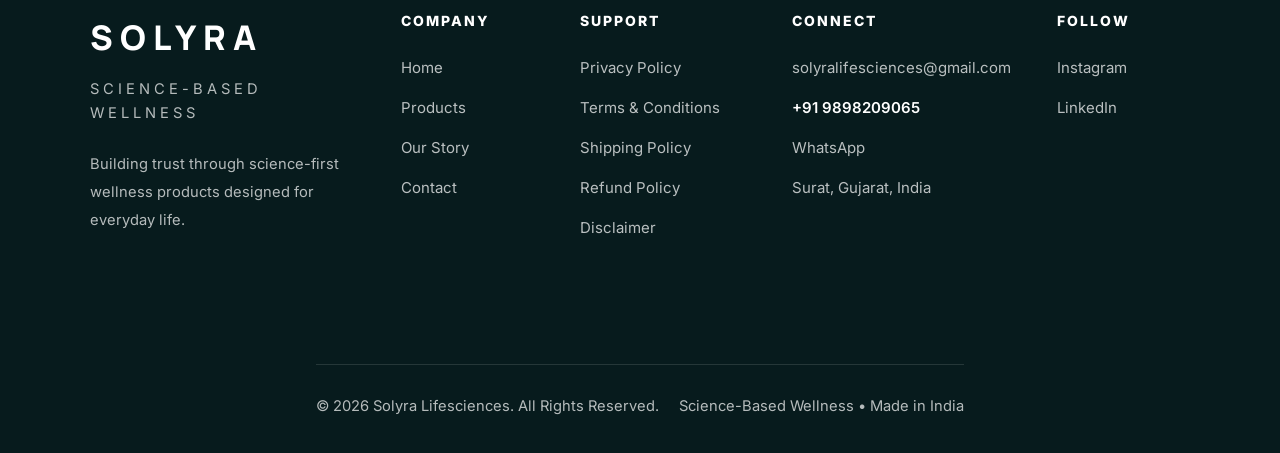
<file: contact.html>
<!DOCTYPE html>
<html lang="en">
<head>
<meta charset="UTF-8">
<meta name="viewport" content="width=device-width, initial-scale=1.0">
<link rel="canonical" href="https://www.solyralifesciences.com/contact.html">
<meta property="og:title" content="Contact | Solyra Lifesciences">
<meta property="og:description" content="Contact Solyra Lifesciences for product enquiries, partnerships, distribution opportunities, or support.">
<meta property="og:type" content="website">
<meta property="og:url" content="https://www.solyralifesciences.com/contact.html">
<meta property="og:image" content="https://www.solyralifesciences.com/assets/og-image.jpg">

<meta name="twitter:card" content="summary_large_image">
<meta name="twitter:title" content="Contact | Solyra Lifesciences">
<meta name="twitter:description" content="Reach Solyra Lifesciences for product and business enquiries.">
<meta name="twitter:image" content="https://www.solyralifesciences.com/assets/og-image.jpg">

<title>Contact | Solyra Lifesciences</title>
<meta name="description" content="Contact Solyra Lifesciences for product enquiries, partnerships, distribution opportunities, or general support.">

<link rel="icon" type="image/png" href="assets/favicon.png">

<link rel="preconnect" href="https://fonts.googleapis.com">
<link rel="preconnect" href="https://fonts.gstatic.com" crossorigin>

<link href="https://fonts.googleapis.com/css2?family=Inter:wght@400;500;600;700&family=Manrope:wght@600;700;800&display=swap" rel="stylesheet">

<link rel="stylesheet" href="styles.css">

<style>
.contact-hero{
    min-height:62vh;
    padding:150px 7% 90px;
    background:#071B1D;
    color:white;
    display:flex;
    align-items:center;
    justify-content:center;
    text-align:center;
}

.contact-hero-inner{
    max-width:900px;
}

.contact-hero h1{
    font-size:clamp(56px,8vw,100px);
    line-height:.95;
    letter-spacing:-4px;
    margin:22px 0;
}

.contact-hero p{
    max-width:720px;
    margin:auto;
    color:rgba(255,255,255,.72);
    font-size:20px;
    line-height:1.8;
}

.contact-page-section{
    padding:110px 7%;
    background:#FCFCFA;
}

.contact-grid{
    max-width:1180px;
    margin:auto;
    display:grid;
    grid-template-columns:1fr 1.2fr;
    gap:40px;
    align-items:stretch;
}

.contact-info-card,
.contact-form-card{
    background:white;
    border-radius:34px;
    padding:48px;
    box-shadow:0 28px 80px rgba(10,77,104,.08);
}

.contact-info-card h2,
.contact-form-card h2{
    font-size:36px;
    color:#102A33;
    margin-bottom:24px;
}

.contact-info-card p{
    color:#5E6E76;
    line-height:1.8;
    margin-bottom:32px;
}

.contact-detail{
    padding:22px 0;
    border-bottom:1px solid #E8EEF0;
}

.contact-detail:last-child{
    border-bottom:none;
}

.contact-detail span{
    display:block;
    color:#0A4D68;
    font-weight:800;
    font-size:13px;
    letter-spacing:2px;
    text-transform:uppercase;
    margin-bottom:8px;
}

.contact-detail a,
.contact-detail p{
    color:#102A33;
    text-decoration:none;
    font-weight:600;
    margin:0;
}

.contact-form{
    display:grid;
    gap:18px;
}

.contact-form input,
.contact-form textarea,
.contact-form select{
    width:100%;
    padding:17px 18px;
    border-radius:16px;
    border:1px solid #DDE8EA;
    font-family:Inter,sans-serif;
    font-size:15px;
    outline:none;
    background:#F8FBFC;
}

.contact-form textarea{
    min-height:140px;
    resize:vertical;
}

.contact-form input:focus,
.contact-form textarea:focus,
.contact-form select:focus{
    border-color:#0A4D68;
    background:white;
}

.contact-note{
    font-size:13px;
    color:#6B7780;
    line-height:1.7;
}

@media(max-width:900px){
    .contact-grid{
        grid-template-columns:1fr;
    }

    .contact-hero h1{
        letter-spacing:-2px;
    }

    .contact-info-card,
    .contact-form-card{
        padding:34px;
    }
}
.success-message{
    display:none;
    background:#EAF8EF;
    color:#17643A;
    border:1px solid #BFE5CC;
    padding:16px 20px;
    border-radius:14px;
    margin-bottom:24px;
    font-weight:600;
}
.footer-v2{
    background:#071B1D;
    color:#ffffff;
    padding:90px 7% 34px;
}

.footer-main{
    max-width:1280px;
    margin:0 auto;
    display:grid;
    grid-template-columns:2fr 1fr 1.25fr 1.35fr 1fr;
    gap:46px;
    align-items:flex-start;
}

.footer-brand h3{
    font-size:34px;
    letter-spacing:7px;
    font-weight:900;
    margin-bottom:14px;
}

.footer-tagline{
    color:rgba(255,255,255,.78);
    text-transform:uppercase;
    letter-spacing:4px;
    font-size:12px;
    margin-bottom:26px;
}

.footer-desc{
    max-width:310px;
    color:rgba(255,255,255,.70);
    line-height:1.9;
    font-size:15px;
}

.footer-column{
    display:flex;
    flex-direction:column;
    align-items:flex-start;
    gap:0;
}

.footer-column h4{
    color:#ffffff;
    font-size:14px;
    font-weight:800;
    letter-spacing:2px;
    text-transform:uppercase;
    margin-bottom:22px;
}

.footer-column a,
.footer-column span{
    display:block;
    color:rgba(255,255,255,.72);
    text-decoration:none;
    font-size:15px;
    line-height:1.8;
    margin-bottom:13px;
    transition:.25s ease;
}

.footer-column a:hover{
    color:#ffffff;
    transform:translateX(4px);
}

.footer-column a[href^="tel"]{
    color:#ffffff;
    font-weight:600;
}

.footer-bottom{
    max-width:1280px;
    margin:80px auto 0;
    padding-top:30px;
    border-top:1px solid rgba(255,255,255,.12);
    display:flex;
    justify-content:space-between;
    align-items:center;
    gap:20px;
    color:rgba(255,255,255,.58);
    font-size:13px;
}

@media(max-width:1100px){
    .footer-main{
        grid-template-columns:2fr 1fr 1fr;
    }
}

@media(max-width:760px){
    .footer-main{
        grid-template-columns:1fr 1fr;
        gap:42px;
    }

    .footer-bottom{
        flex-direction:column;
        align-items:flex-start;
    }
}

@media(max-width:560px){
    .footer-v2{
        padding:70px 7% 30px;
    }

    .footer-main{
        grid-template-columns:1fr;
    }
}
</style>
</head>

<body>

<header class="site-header" id="siteHeader">
<nav class="nav">
    <a href="index.html" class="brand">
        <span class="brand-mark">SOLYRA</span>
        <span class="brand-subtitle">Science-Based Wellness</span>
    </a>

    <button class="nav-toggle" id="navToggle" aria-label="Toggle Menu">
    ☰
</button>

<div class="nav-links" id="navLinks">
    <a href="index.html">Home</a>
    <a href="products.html">Products</a>
    <a href="story.html">Our Story</a>
    <a href="contact.html" class="nav-cta">Contact</a>
</div>
</nav>
</header>

<main>

<section class="contact-hero">
    <div class="contact-hero-inner reveal">
        <p class="eyebrow">CONTACT SOLYRA</p>
        <h1>Let's connect.</h1>
        <p>
            For product enquiries, distribution, partnerships, or collaboration,
            our team would be happy to hear from you.
        </p>
    </div>
</section>

<section class="contact-page-section">
    <div class="contact-grid">

        <div class="contact-info-card reveal">
            <h2>Reach Us</h2>
            <p>
                Whether you're a customer, retailer, healthcare professional, or distributor,
                you can connect with Solyra directly.
            </p>

            <div class="contact-detail">
                <span>Email</span>
                <a href="mailto:solyralifesciences@gmail.com">solyralifesciences@gmail.com</a>
            </div>

            <div class="contact-detail">
                <span>Phone</span>
                <a href="tel:+919898209065">+91 9898209065</a>
            </div>

            <div class="contact-detail">
                <span>Location</span>
                <p>Surat, Gujarat, India</p>
            </div>

            <div class="contact-detail">
                <span>Business Enquiries</span>
                <a href="https://wa.me/919898209065" target="_blank">Chat on WhatsApp</a>
            </div>
        </div>

        <div class="contact-form-card reveal">
            <h2>Send an Enquiry</h2>
            <div id="successMessage" class="success-message">
    ✅ Thank you! Your enquiry has been submitted successfully. We'll get back to you soon.
</div>

            <form class="contact-form" action=https://script.google.com/macros/s/AKfycby6R7Pj20q1Ou5QL-6dDnWCo6KPaPNwyp5VIRvXRJoON9hdjIXz7Cu-K3hYNzl4_SzT/exec method="POST">
                <input type="text" name="name" placeholder="Your Name" required>

                <input type="email" name="email" placeholder="Email Address" required>

                <input type="tel" name="phone" placeholder="Phone Number">

                <select name="enquiry_type" required>
    <option value="">Select Enquiry Type</option>
    <option>Product Enquiry</option>
    <option>Distribution</option>
    <option>Retail Partnership</option>
    <option>General Collaboration</option>
</select>

                <textarea name="message" placeholder="Tell us how we can help"></textarea>

                <button type="submit" class="btn btn-dark">Submit Enquiry</button>

                <p class="contact-note">
                    This form is currently for layout purposes. Connect it later using Formspree,
                    Google Forms, Netlify Forms, or your backend.
                </p>
            </form>
        </div>

    </div>
</section>

</main>

<footer class="footer footer-v2">
    <div class="footer-main">

        <div class="footer-brand">
            <h3>SOLYRA</h3>
            <p class="footer-tagline">Science-Based Wellness</p>
            <p class="footer-desc">
                Building trust through science-first wellness products designed for everyday life.
            </p>
        </div>

        <div class="footer-column">
            <h4>Company</h4>
            <a href="index.html">Home</a>
            <a href="products.html">Products</a>
            <a href="story.html">Our Story</a>
            <a href="contact.html">Contact</a>
        </div>

        <div class="footer-column">
            <h4>Support</h4>
            <a href="privacy-policy.html">Privacy Policy</a>
            <a href="terms-and-conditions.html">Terms & Conditions</a>
            <a href="shipping-policy.html">Shipping Policy</a>
            <a href="refund-policy.html">Refund Policy</a>
            <a href="disclaimer.html">Disclaimer</a>
        </div>

        <div class="footer-column">
            <h4>Connect</h4>
            <a href="mailto:solyralifesciences@gmail.com">solyralifesciences@gmail.com</a>
            <a href="tel:+919898209065">+91 9898209065</a>
            <a href="https://wa.me/919898209065" target="_blank">WhatsApp</a>
            <span>Surat, Gujarat, India</span>
        </div>

        <div class="footer-column">
            <h4>Follow</h4>
            <a href="https://www.instagram.com/solyra_lifesciences/" target="_blank" rel="noopener noreferrer">Instagram</a>
            <a href="#" target="_blank">LinkedIn</a>
        </div>

    </div>

    <div class="footer-bottom">
        <p>© 2026 Solyra Lifesciences. All Rights Reserved.</p>
        <p>Science-Based Wellness • Made in India</p>
    </div>
</footer>

<script src="script.js"></script>

<script>
const contactForm = document.querySelector(".contact-form");

contactForm.addEventListener("submit", async function(e){
    e.preventDefault();

    const formData = new FormData(contactForm);

    try{
        await fetch(contactForm.action, {
            method:"POST",
            body:formData
        });

        const successMessage = document.getElementById("successMessage");

successMessage.style.display = "block";


setTimeout(() => {
    successMessage.style.display = "none";
}, 5000);
        contactForm.reset();

    }catch(error){
        alert("Something went wrong. Please try again or contact us on WhatsApp.");
    }
});
</script>

</body>
</html>
</file>
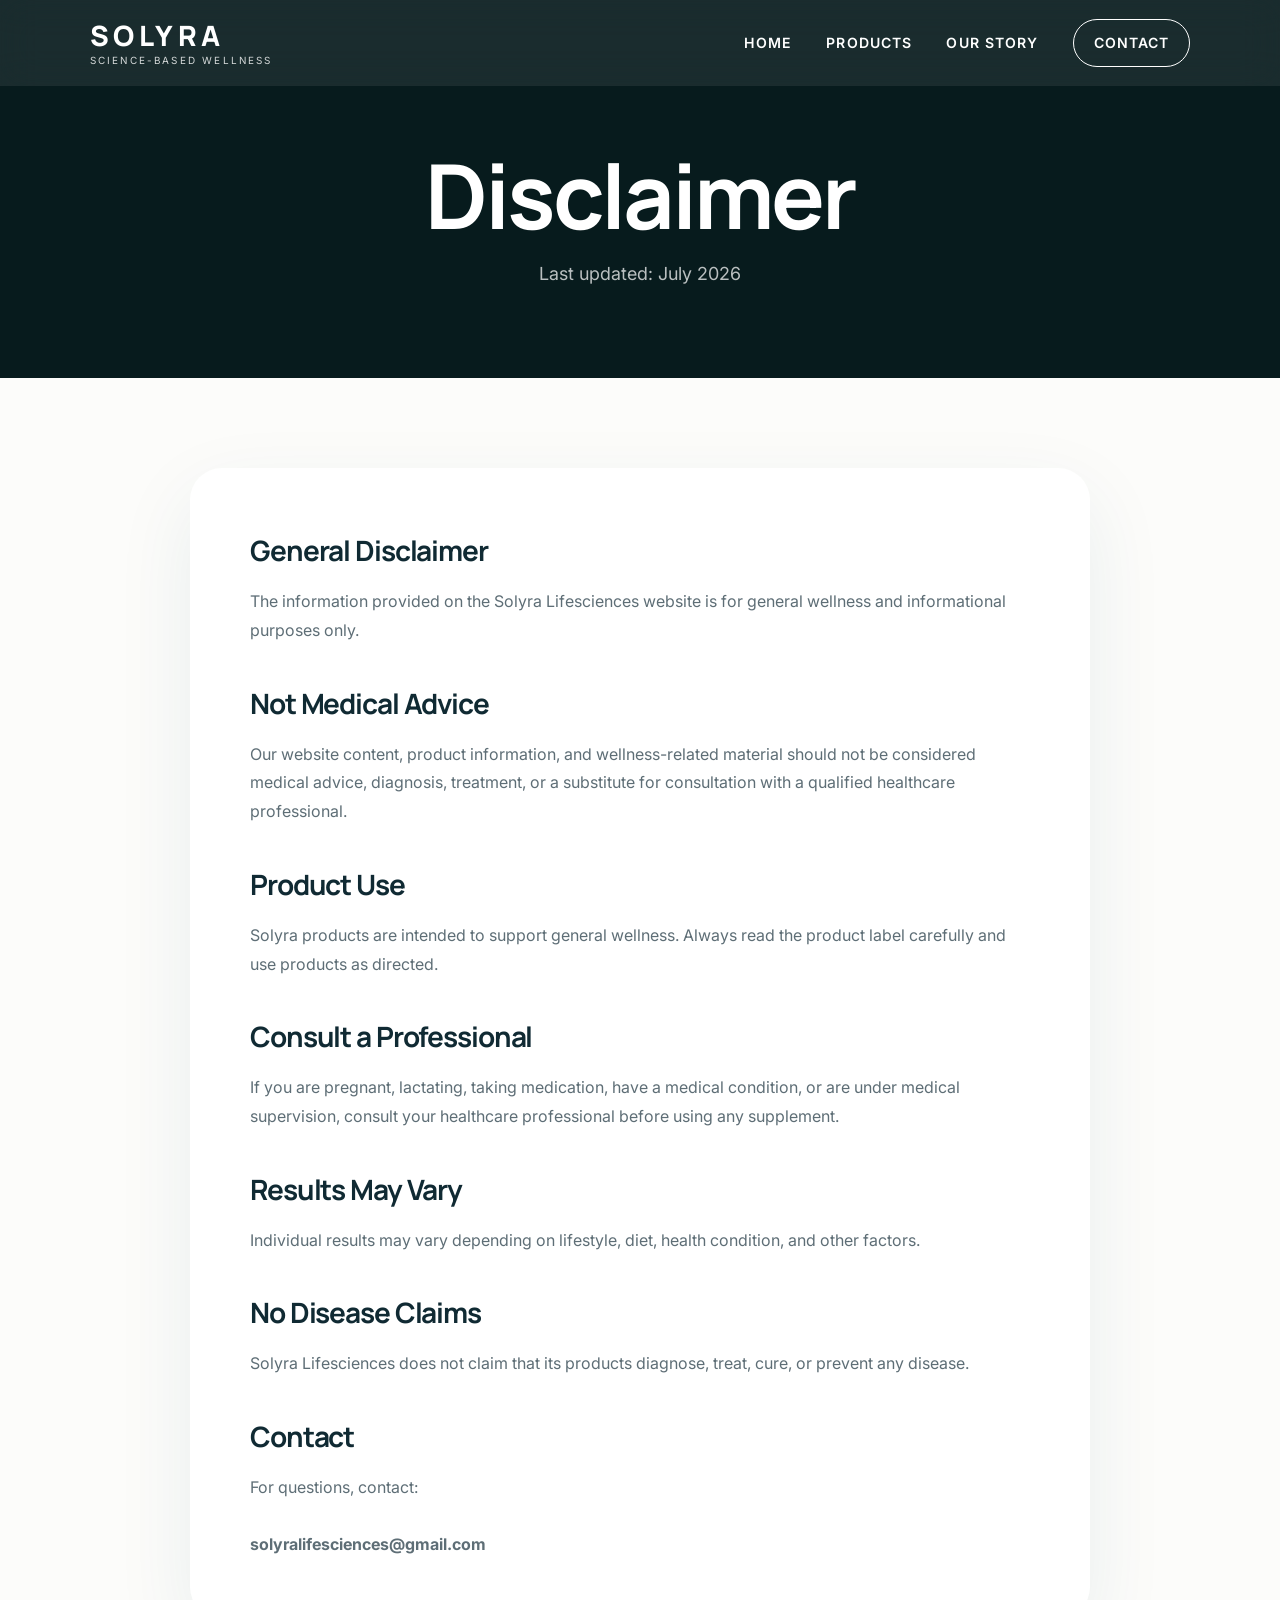
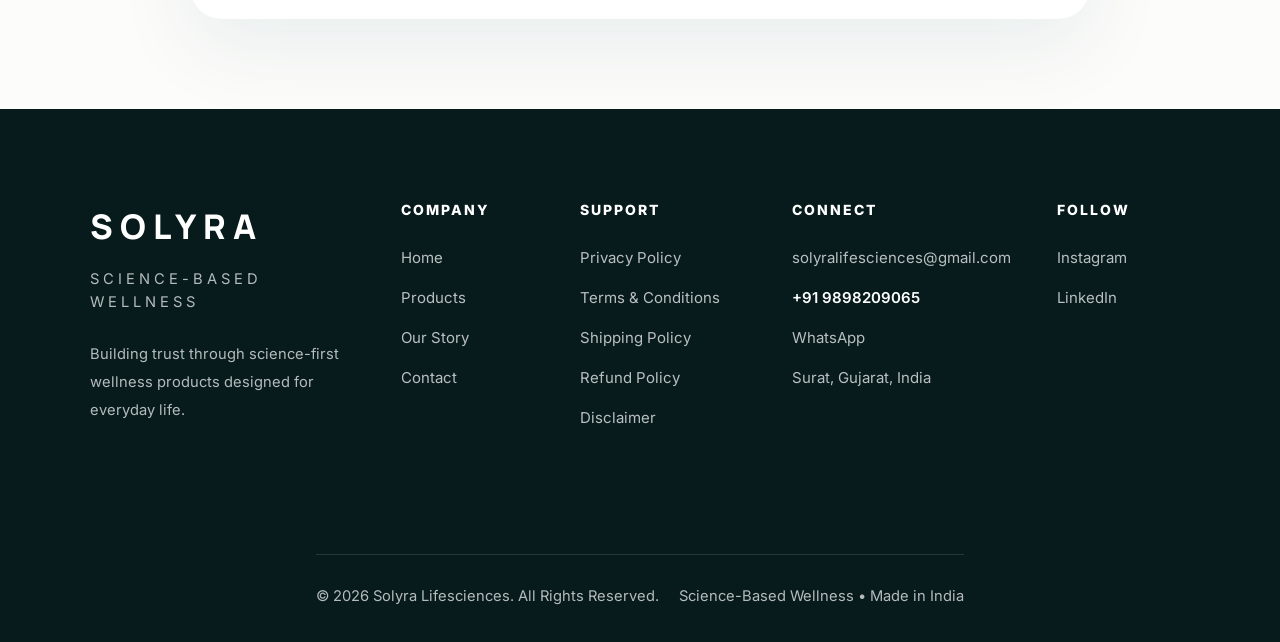
<file: disclaimer.html>
<!DOCTYPE html>
<html lang="en">
<head>
<meta charset="UTF-8">
<meta name="viewport" content="width=device-width, initial-scale=1.0">
<link rel="canonical" href="https://www.solyralifesciences.com/disclaimer.html">


<title>Disclaimer | Solyra Lifesciences</title>
<meta name="description" content="Disclaimer for Solyra Lifesciences website and product information.">

<link rel="icon" type="image/png" href="assets/favicon.png">
<link rel="preconnect" href="https://fonts.googleapis.com">
<link rel="preconnect" href="https://fonts.gstatic.com" crossorigin>

<link href="https://fonts.googleapis.com/css2?family=Inter:wght@400;500;600;700&family=Manrope:wght@600;700;800&display=swap" rel="stylesheet">
<link rel="stylesheet" href="styles.css">

<style>
.policy-hero{
    background:#071B1D;
    color:white;
    padding:150px 7% 90px;
    text-align:center;
}

.policy-hero h1{
    font-size:clamp(48px,7vw,90px);
    line-height:1;
    letter-spacing:-3px;
    margin-bottom:20px;
}

.policy-hero p{
    color:rgba(255,255,255,.72);
    font-size:18px;
}

.policy-content{
    padding:90px 7%;
    background:#FCFCFA;
}

.policy-container{
    max-width:900px;
    margin:auto;
    background:white;
    padding:60px;
    border-radius:32px;
    box-shadow:0 28px 80px rgba(10,77,104,.08);
}

.policy-container h2{
    color:#102A33;
    font-size:28px;
    margin:36px 0 14px;
}

.policy-container h2:first-child{
    margin-top:0;
}

.policy-container p,
.policy-container li{
    color:#5E6E76;
    line-height:1.8;
    font-size:16px;
}

@media(max-width:700px){
    .policy-container{
        padding:34px;
    }
}
.footer-v2{
    background:#071B1D;
    color:#ffffff;
    padding:90px 7% 34px;
}

.footer-main{
    max-width:1280px;
    margin:0 auto;
    display:grid;
    grid-template-columns:2fr 1fr 1.25fr 1.35fr 1fr;
    gap:46px;
    align-items:flex-start;
}

.footer-brand h3{
    font-size:34px;
    letter-spacing:7px;
    font-weight:900;
    margin-bottom:14px;
}

.footer-tagline{
    color:rgba(255,255,255,.78);
    text-transform:uppercase;
    letter-spacing:4px;
    font-size:12px;
    margin-bottom:26px;
}

.footer-desc{
    max-width:310px;
    color:rgba(255,255,255,.70);
    line-height:1.9;
    font-size:15px;
}

.footer-column{
    display:flex;
    flex-direction:column;
    align-items:flex-start;
    gap:0;
}

.footer-column h4{
    color:#ffffff;
    font-size:14px;
    font-weight:800;
    letter-spacing:2px;
    text-transform:uppercase;
    margin-bottom:22px;
}

.footer-column a,
.footer-column span{
    display:block;
    color:rgba(255,255,255,.72);
    text-decoration:none;
    font-size:15px;
    line-height:1.8;
    margin-bottom:13px;
    transition:.25s ease;
}

.footer-column a:hover{
    color:#ffffff;
    transform:translateX(4px);
}

.footer-column a[href^="tel"]{
    color:#ffffff;
    font-weight:600;
}

.footer-bottom{
    max-width:1280px;
    margin:80px auto 0;
    padding-top:30px;
    border-top:1px solid rgba(255,255,255,.12);
    display:flex;
    justify-content:space-between;
    align-items:center;
    gap:20px;
    color:rgba(255,255,255,.58);
    font-size:13px;
}

@media(max-width:1100px){
    .footer-main{
        grid-template-columns:2fr 1fr 1fr;
    }
}

@media(max-width:760px){
    .footer-main{
        grid-template-columns:1fr 1fr;
        gap:42px;
    }

    .footer-bottom{
        flex-direction:column;
        align-items:flex-start;
    }
}

@media(max-width:560px){
    .footer-v2{
        padding:70px 7% 30px;
    }

    .footer-main{
        grid-template-columns:1fr;
    }
}
</style>
</head>

<body>

<header class="site-header" id="siteHeader">
<nav class="nav">
    <a href="index.html" class="brand">
        <span class="brand-mark">SOLYRA</span>
        <span class="brand-subtitle">Science-Based Wellness</span>
    </a>

    <div class="nav-links">
        <a href="index.html">Home</a>
        <a href="products.html">Products</a>
        <a href="story.html">Our Story</a>
        <a href="contact.html" class="nav-cta">Contact</a>
    </div>
</nav>
</header>

<main>

<section class="policy-hero">
    <h1>Disclaimer</h1>
    <p>Last updated: July 2026</p>
</section>

<section class="policy-content">
    <div class="policy-container">

        <h2>General Disclaimer</h2>
        <p>
            The information provided on the Solyra Lifesciences website is for general wellness and informational purposes only.
        </p>

        <h2>Not Medical Advice</h2>
        <p>
            Our website content, product information, and wellness-related material should not be considered medical advice, diagnosis, treatment, or a substitute for consultation with a qualified healthcare professional.
        </p>

        <h2>Product Use</h2>
        <p>
            Solyra products are intended to support general wellness. Always read the product label carefully and use products as directed.
        </p>

        <h2>Consult a Professional</h2>
        <p>
            If you are pregnant, lactating, taking medication, have a medical condition, or are under medical supervision, consult your healthcare professional before using any supplement.
        </p>

        <h2>Results May Vary</h2>
        <p>
            Individual results may vary depending on lifestyle, diet, health condition, and other factors.
        </p>

        <h2>No Disease Claims</h2>
        <p>
            Solyra Lifesciences does not claim that its products diagnose, treat, cure, or prevent any disease.
        </p>

        <h2>Contact</h2>
        <p>
            For questions, contact:
            <br><br>
            <strong>solyralifesciences@gmail.com</strong>
        </p>

    </div>
</section>

</main>

<footer class="footer footer-v2">
    <div class="footer-main">

        <div class="footer-brand">
            <h3>SOLYRA</h3>
            <p class="footer-tagline">Science-Based Wellness</p>
            <p class="footer-desc">
                Building trust through science-first wellness products designed for everyday life.
            </p>
        </div>

        <div class="footer-column">
            <h4>Company</h4>
            <a href="index.html">Home</a>
            <a href="products.html">Products</a>
            <a href="story.html">Our Story</a>
            <a href="contact.html">Contact</a>
        </div>

        <div class="footer-column">
            <h4>Support</h4>
            <a href="privacy-policy.html">Privacy Policy</a>
            <a href="terms-and-conditions.html">Terms & Conditions</a>
            <a href="shipping-policy.html">Shipping Policy</a>
            <a href="refund-policy.html">Refund Policy</a>
            <a href="disclaimer.html">Disclaimer</a>
        </div>

        <div class="footer-column">
            <h4>Connect</h4>
            <a href="mailto:solyralifesciences@gmail.com">solyralifesciences@gmail.com</a>
            <a href="tel:+919898209065">+91 9898209065</a>
            <a href="https://wa.me/919898209065" target="_blank">WhatsApp</a>
            <span>Surat, Gujarat, India</span>
        </div>

        <div class="footer-column">
            <h4>Follow</h4>
            <a href="https://www.instagram.com/solyra_lifesciences/" target="_blank" rel="noopener noreferrer">Instagram</a>
            <a href="#" target="_blank">LinkedIn</a>
        </div>

    </div>

    <div class="footer-bottom">
        <p>© 2026 Solyra Lifesciences. All Rights Reserved.</p>
        <p>Science-Based Wellness • Made in India</p>
    </div>
</footer>

<script src="script.js"></script>

</body>
</html>
</file>
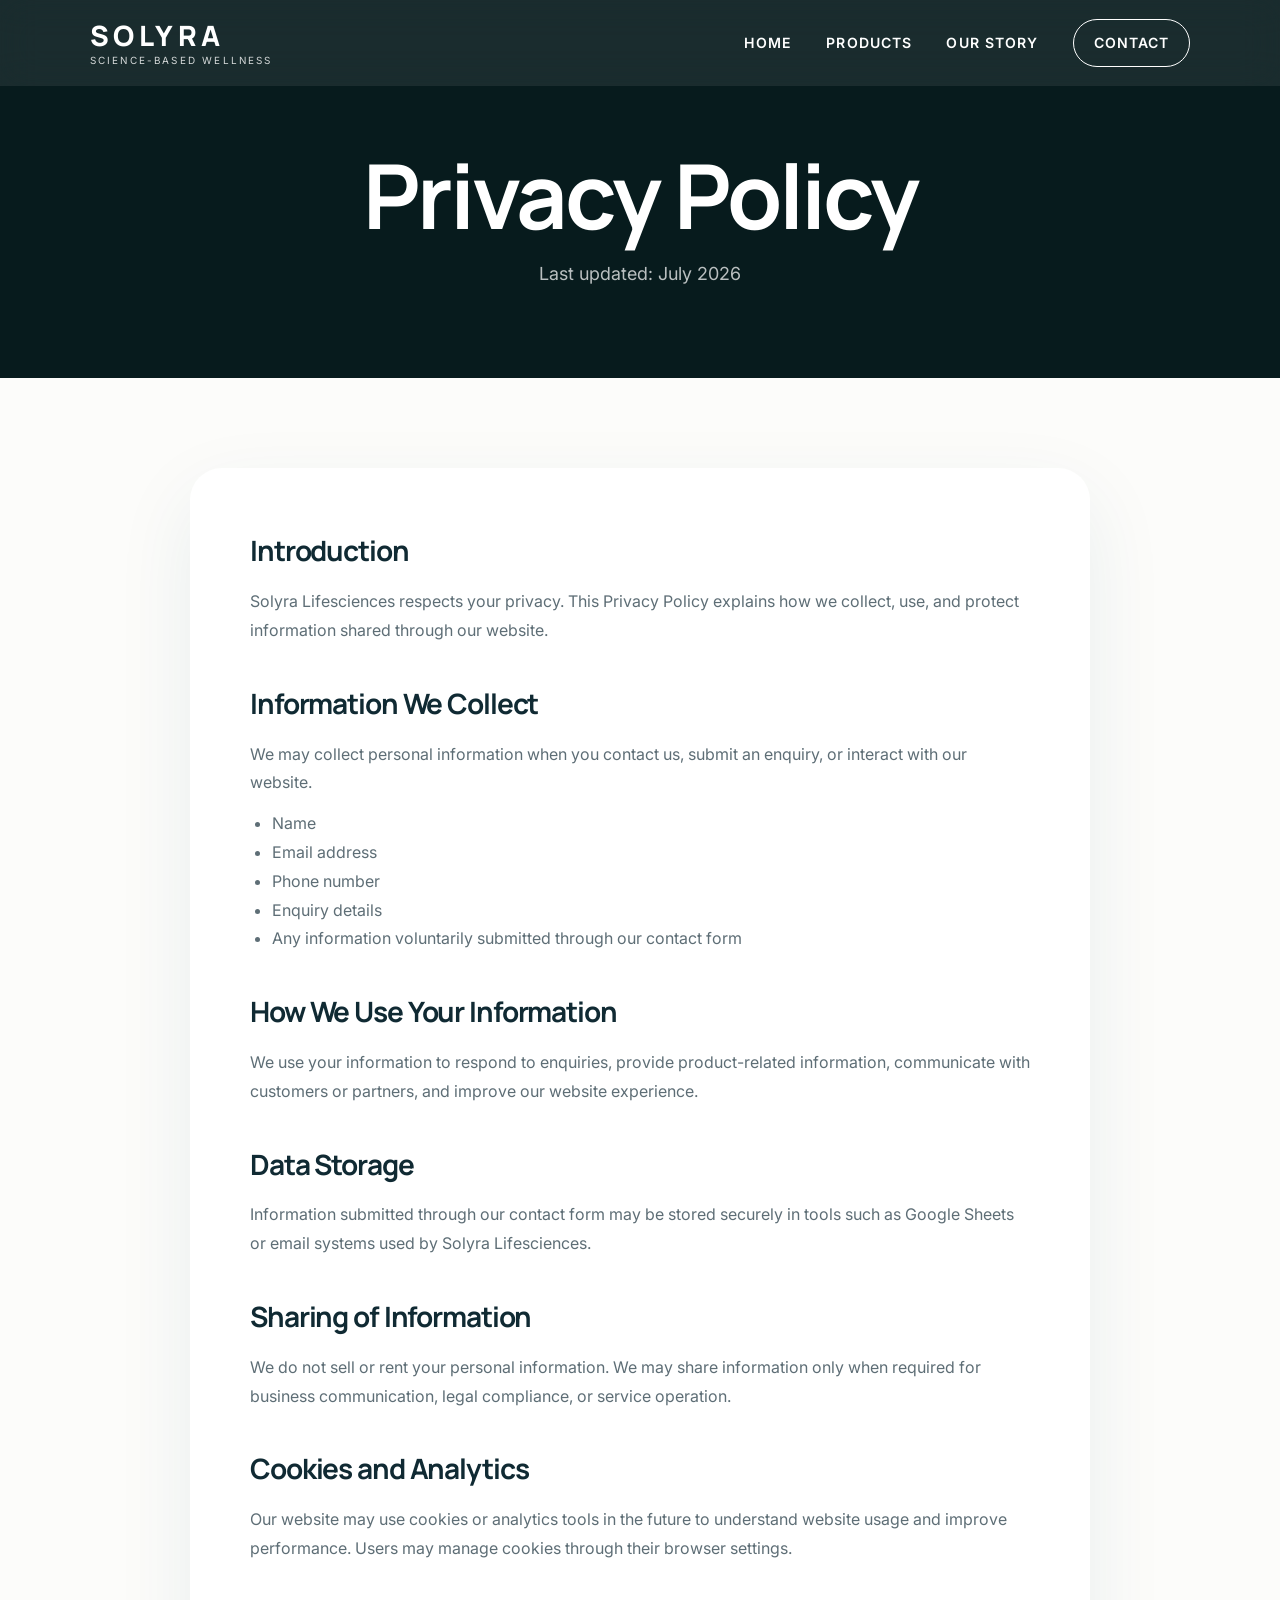
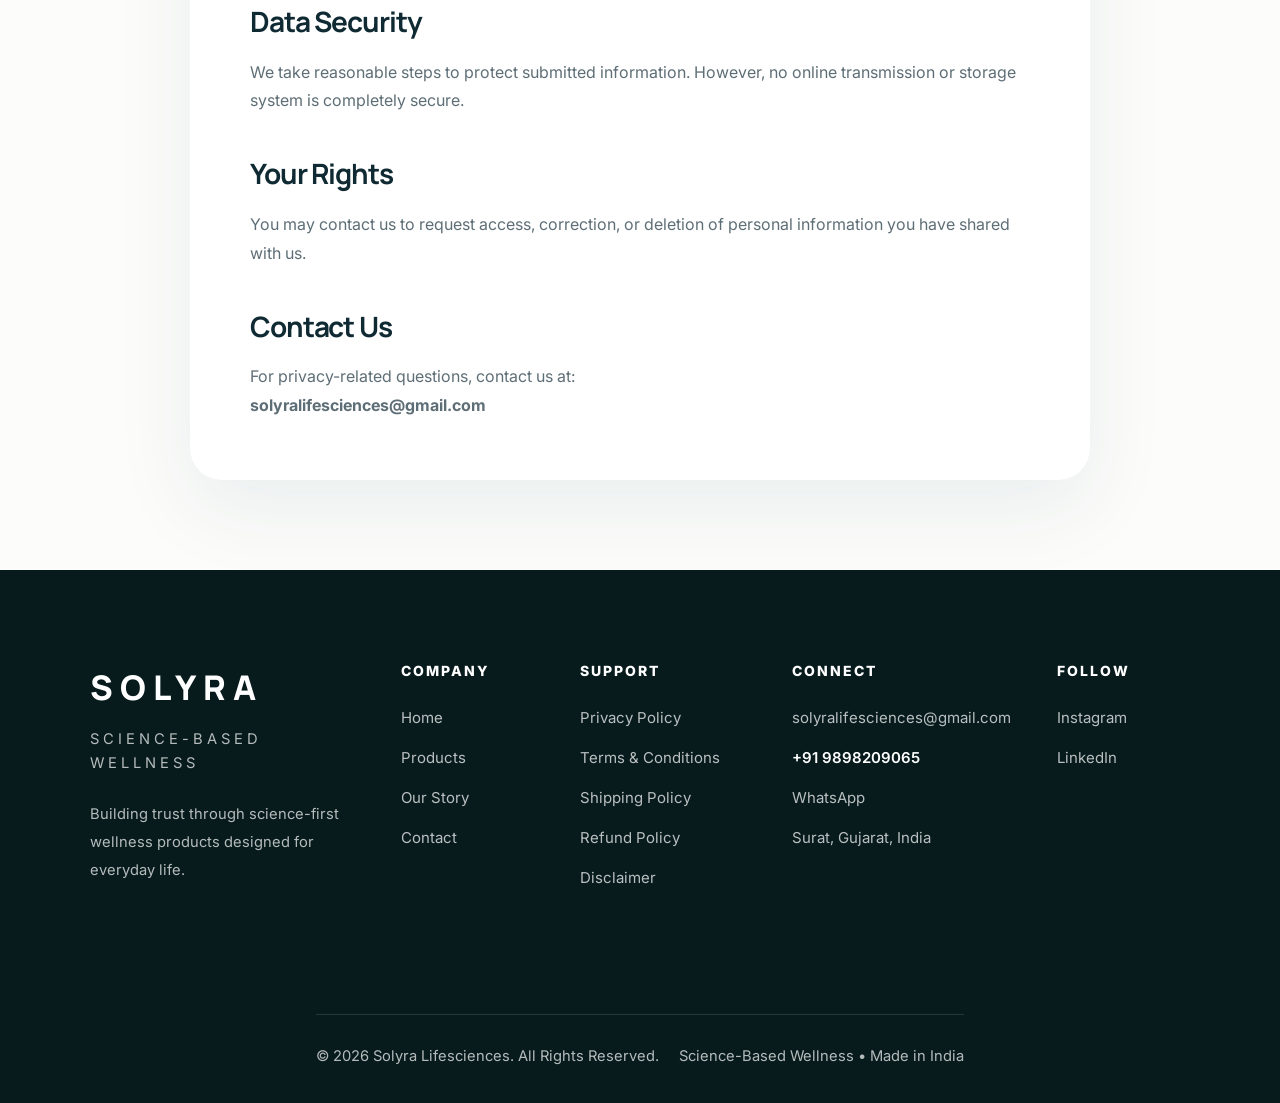
<file: privacy-policy.html>
<!DOCTYPE html>
<html lang="en">
<head>
<meta charset="UTF-8">
<meta name="viewport" content="width=device-width, initial-scale=1.0">
<link rel="canonical" href="https://www.solyralifesciences.com/privacy-policy.html">

<title>Privacy Policy | Solyra Lifesciences</title>
<meta name="description" content="Privacy Policy of Solyra Lifesciences.">

<link rel="icon" type="image/png" href="assets/favicon.png">
<link rel="preconnect" href="https://fonts.googleapis.com">
<link rel="preconnect" href="https://fonts.gstatic.com" crossorigin>

<link href="https://fonts.googleapis.com/css2?family=Inter:wght@400;500;600;700&family=Manrope:wght@600;700;800&display=swap" rel="stylesheet">

<link rel="stylesheet" href="styles.css">

<style>
.policy-hero{
    background:#071B1D;
    color:white;
    padding:150px 7% 90px;
    text-align:center;
}

.policy-hero h1{
    font-size:clamp(48px,7vw,90px);
    line-height:1;
    letter-spacing:-3px;
    margin-bottom:20px;
}

.policy-hero p{
    color:rgba(255,255,255,.72);
    font-size:18px;
}

.policy-content{
    padding:90px 7%;
    background:#FCFCFA;
}

.policy-container{
    max-width:900px;
    margin:auto;
    background:white;
    padding:60px;
    border-radius:32px;
    box-shadow:0 28px 80px rgba(10,77,104,.08);
}

.policy-container h2{
    color:#102A33;
    font-size:28px;
    margin:36px 0 14px;
}

.policy-container h2:first-child{
    margin-top:0;
}

.policy-container p,
.policy-container li{
    color:#5E6E76;
    line-height:1.8;
    font-size:16px;
}

.policy-container ul{
    padding-left:22px;
    margin-top:12px;
}

@media(max-width:700px){
    .policy-container{
        padding:34px;
    }
}
.footer-v2{
    background:#071B1D;
    color:#ffffff;
    padding:90px 7% 34px;
}

.footer-main{
    max-width:1280px;
    margin:0 auto;
    display:grid;
    grid-template-columns:2fr 1fr 1.25fr 1.35fr 1fr;
    gap:46px;
    align-items:flex-start;
}

.footer-brand h3{
    font-size:34px;
    letter-spacing:7px;
    font-weight:900;
    margin-bottom:14px;
}

.footer-tagline{
    color:rgba(255,255,255,.78);
    text-transform:uppercase;
    letter-spacing:4px;
    font-size:12px;
    margin-bottom:26px;
}

.footer-desc{
    max-width:310px;
    color:rgba(255,255,255,.70);
    line-height:1.9;
    font-size:15px;
}

.footer-column{
    display:flex;
    flex-direction:column;
    align-items:flex-start;
    gap:0;
}

.footer-column h4{
    color:#ffffff;
    font-size:14px;
    font-weight:800;
    letter-spacing:2px;
    text-transform:uppercase;
    margin-bottom:22px;
}

.footer-column a,
.footer-column span{
    display:block;
    color:rgba(255,255,255,.72);
    text-decoration:none;
    font-size:15px;
    line-height:1.8;
    margin-bottom:13px;
    transition:.25s ease;
}

.footer-column a:hover{
    color:#ffffff;
    transform:translateX(4px);
}

.footer-column a[href^="tel"]{
    color:#ffffff;
    font-weight:600;
}

.footer-bottom{
    max-width:1280px;
    margin:80px auto 0;
    padding-top:30px;
    border-top:1px solid rgba(255,255,255,.12);
    display:flex;
    justify-content:space-between;
    align-items:center;
    gap:20px;
    color:rgba(255,255,255,.58);
    font-size:13px;
}

@media(max-width:1100px){
    .footer-main{
        grid-template-columns:2fr 1fr 1fr;
    }
}

@media(max-width:760px){
    .footer-main{
        grid-template-columns:1fr 1fr;
        gap:42px;
    }

    .footer-bottom{
        flex-direction:column;
        align-items:flex-start;
    }
}

@media(max-width:560px){
    .footer-v2{
        padding:70px 7% 30px;
    }

    .footer-main{
        grid-template-columns:1fr;
    }
}
</style>
</head>

<body>

<header class="site-header" id="siteHeader">
<nav class="nav">
    <a href="index.html" class="brand">
        <span class="brand-mark">SOLYRA</span>
        <span class="brand-subtitle">Science-Based Wellness</span>
    </a>

    <div class="nav-links">
        <a href="index.html">Home</a>
        <a href="products.html">Products</a>
        <a href="story.html">Our Story</a>
        <a href="contact.html" class="nav-cta">Contact</a>
    </div>
</nav>
</header>

<main>

<section class="policy-hero">
    <h1>Privacy Policy</h1>
    <p>Last updated: July 2026</p>
</section>

<section class="policy-content">
    <div class="policy-container">

        <h2>Introduction</h2>
        <p>
            Solyra Lifesciences respects your privacy. This Privacy Policy explains how we collect, use, and protect information shared through our website.
        </p>

        <h2>Information We Collect</h2>
        <p>
            We may collect personal information when you contact us, submit an enquiry, or interact with our website.
        </p>
        <ul>
            <li>Name</li>
            <li>Email address</li>
            <li>Phone number</li>
            <li>Enquiry details</li>
            <li>Any information voluntarily submitted through our contact form</li>
        </ul>

        <h2>How We Use Your Information</h2>
        <p>
            We use your information to respond to enquiries, provide product-related information, communicate with customers or partners, and improve our website experience.
        </p>

        <h2>Data Storage</h2>
        <p>
            Information submitted through our contact form may be stored securely in tools such as Google Sheets or email systems used by Solyra Lifesciences.
        </p>

        <h2>Sharing of Information</h2>
        <p>
            We do not sell or rent your personal information. We may share information only when required for business communication, legal compliance, or service operation.
        </p>

        <h2>Cookies and Analytics</h2>
        <p>
            Our website may use cookies or analytics tools in the future to understand website usage and improve performance. Users may manage cookies through their browser settings.
        </p>

        <h2>Data Security</h2>
        <p>
            We take reasonable steps to protect submitted information. However, no online transmission or storage system is completely secure.
        </p>

        <h2>Your Rights</h2>
        <p>
            You may contact us to request access, correction, or deletion of personal information you have shared with us.
        </p>

        <h2>Contact Us</h2>
        <p>
            For privacy-related questions, contact us at:
            <br>
            <strong>solyralifesciences@gmail.com</strong>
        </p>

    </div>
</section>

</main>

<footer class="footer footer-v2">
    <div class="footer-main">

        <div class="footer-brand">
            <h3>SOLYRA</h3>
            <p class="footer-tagline">Science-Based Wellness</p>
            <p class="footer-desc">
                Building trust through science-first wellness products designed for everyday life.
            </p>
        </div>

        <div class="footer-column">
            <h4>Company</h4>
            <a href="index.html">Home</a>
            <a href="products.html">Products</a>
            <a href="story.html">Our Story</a>
            <a href="contact.html">Contact</a>
        </div>

        <div class="footer-column">
            <h4>Support</h4>
            <a href="privacy-policy.html">Privacy Policy</a>
            <a href="terms-and-conditions.html">Terms & Conditions</a>
            <a href="shipping-policy.html">Shipping Policy</a>
            <a href="refund-policy.html">Refund Policy</a>
            <a href="disclaimer.html">Disclaimer</a>
        </div>

        <div class="footer-column">
            <h4>Connect</h4>
            <a href="mailto:solyralifesciences@gmail.com">solyralifesciences@gmail.com</a>
            <a href="tel:+919898209065">+91 9898209065</a>
            <a href="https://wa.me/919898209065" target="_blank">WhatsApp</a>
            <span>Surat, Gujarat, India</span>
        </div>

        <div class="footer-column">
            <h4>Follow</h4>
            <a href="https://www.instagram.com/solyra_lifesciences/" target="_blank" rel="noopener noreferrer">Instagram</a>
            <a href="#" target="_blank">LinkedIn</a>
        </div>

    </div>

    <div class="footer-bottom">
        <p>© 2026 Solyra Lifesciences. All Rights Reserved.</p>
        <p>Science-Based Wellness • Made in India</p>
    </div>
</footer>

<script src="script.js"></script>

</body>
</html>
</file>
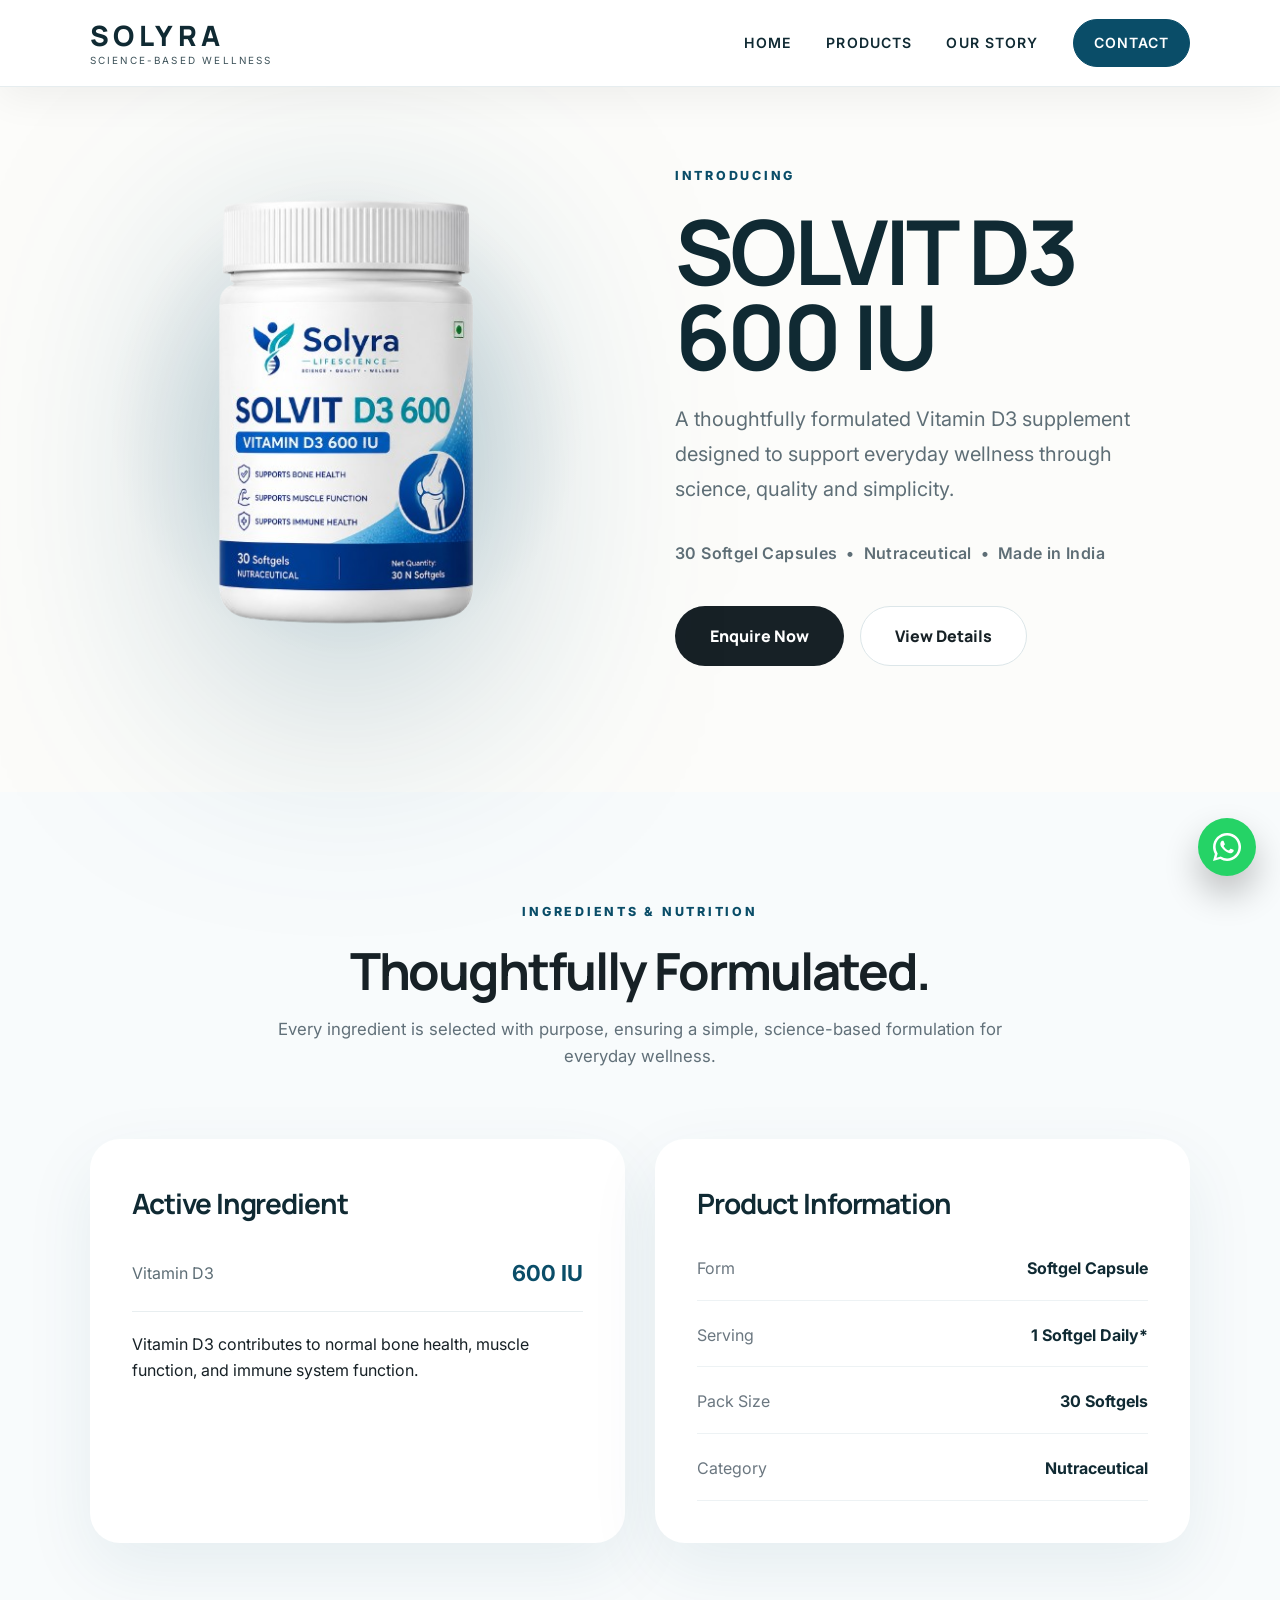
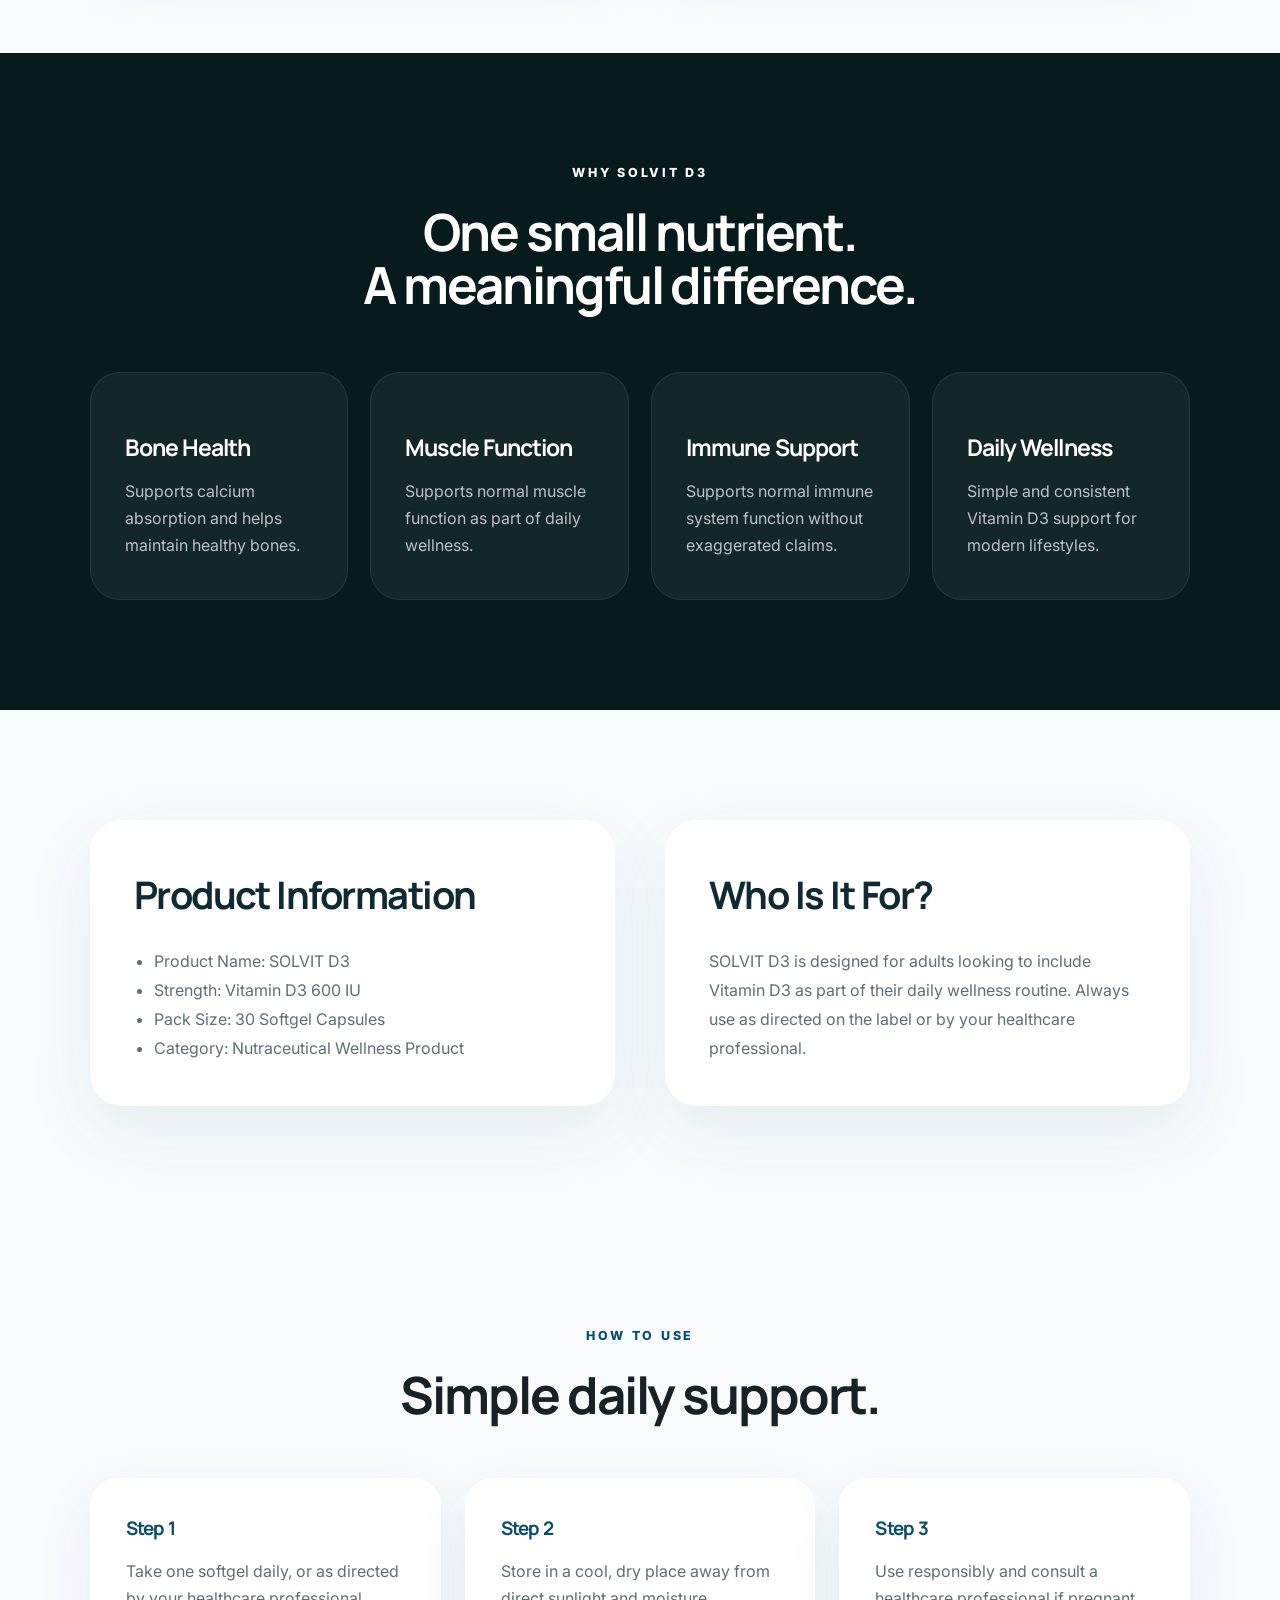
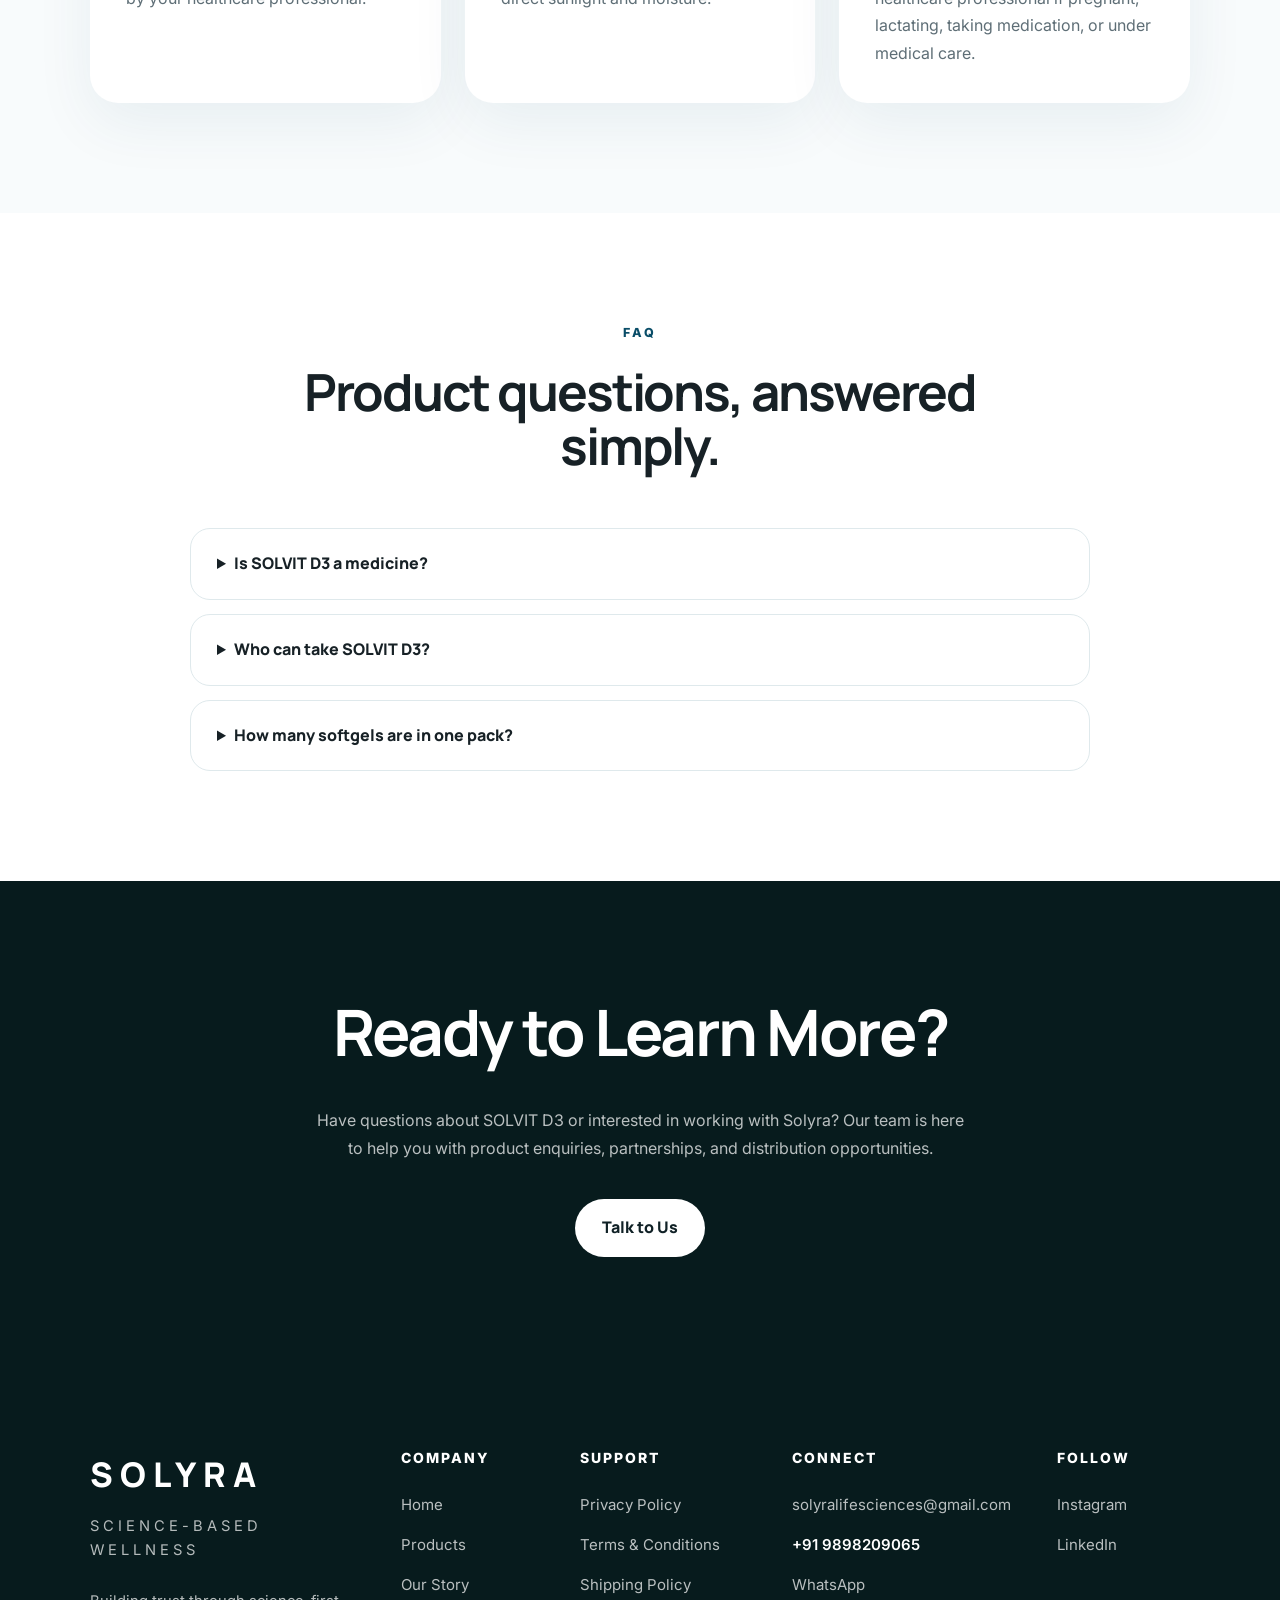
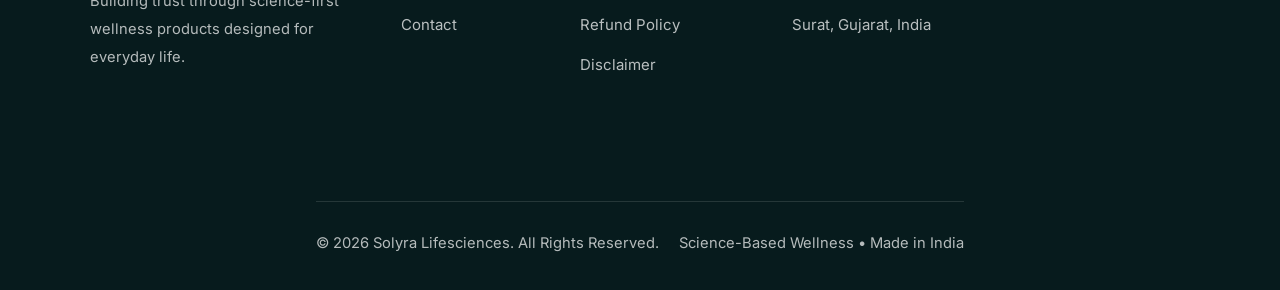
<file: product-d3.html>
<!DOCTYPE html>
<html lang="en">
<head>
<meta charset="UTF-8">
<meta name="viewport" content="width=device-width, initial-scale=1.0">
<link rel="canonical" href="https://www.solyralifesciences.com/product-d3.html">
<meta property="og:title" content="SOLVIT D3 600 IU | Solyra Lifesciences">
<meta property="og:description" content="Discover SOLVIT D3 600 IU, a science-based Vitamin D3 supplement by Solyra Lifesciences designed to support everyday wellness.">
<meta property="og:type" content="product">
<meta property="og:url" content="https://www.solyralifesciences.com/product-d3.html">
<meta property="og:image" content="https://www.solyralifesciences.com/assets/og-image.jpg">

<meta name="twitter:card" content="summary_large_image">
<meta name="twitter:title" content="SOLVIT D3 600 IU | Solyra Lifesciences">
<meta name="twitter:description" content="Science-based Vitamin D3 600 IU for everyday wellness.">
<meta name="twitter:image" content="https://www.solyralifesciences.com/assets/og-image.jpg">

<title>SOLVIT D3 | Solyra Lifesciences</title>

<meta name="description" content="Discover SOLVIT D3 600 IU by Solyra Lifesciences, a science-based Vitamin D3 supplement designed to support everyday wellness.">

<link rel="icon" type="image/png" href="assets/favicon.png">

<link rel="preconnect" href="https://fonts.googleapis.com">
<link rel="preconnect" href="https://fonts.gstatic.com" crossorigin>

<link href="https://fonts.googleapis.com/css2?family=Inter:wght@400;500;600;700&family=Manrope:wght@600;700;800&display=swap" rel="stylesheet">

<link rel="stylesheet" href="styles.css">
<script type="application/ld+json">
{
  "@context": "https://schema.org",
  "@type": "Product",
  "name": "SOLVIT D3 600 IU",
  "brand": {
    "@type": "Brand",
    "name": "Solyra Lifesciences"
  },
  "description": "Science-based Vitamin D3 supplement designed to support everyday wellness.",
  "image": "https://www.solyralifesciences.com/assets/solvit-d3.png",
  "category": "Vitamin D3 Supplement",
  "manufacturer": {
    "@type": "Organization",
    "name": "Solyra Lifesciences"
  },
  "url": "https://www.solyralifesciences.com/product-d3.html",

  "offers": {
    "@type": "Offer",
    "url": "https://www.solyralifesciences.com/product-d3.html",
    "priceCurrency": "INR",
    "price": "249",
    "availability": "https://schema.org/InStock",
    "itemCondition": "https://schema.org/NewCondition"
  }
}
</script>

<style>
    /* Same visible navbar style used across light-background pages */
.product-page .site-header{
    background:rgba(255,255,255,0.94);
    border-bottom:1px solid rgba(10,77,104,0.10);
    box-shadow:0 10px 40px rgba(0,0,0,0.06);
}

.product-page .site-header .brand-mark,
.product-page .site-header .brand-subtitle,
.product-page .site-header .nav-links a,
.product-page .site-header .nav-toggle{
    color:#102A33;
}

.product-page .site-header .nav-links .nav-cta{
    background:#0A4D68;
    color:#ffffff !important;
    border-color:#0A4D68;
}
.product-hero{
    min-height:88vh;
    padding:130px 7% 90px;
    background:#FCFCFA;
    display:grid;
    grid-template-columns:1fr 1fr;
    gap:70px;
    align-items:center;
}

.product-hero-image{
    position:relative;
    min-height:560px;
    display:flex;
    align-items:center;
    justify-content:center;
}

.product-hero-image::before{
    content:"";
    position:absolute;
    width:520px;
    height:520px;
    border-radius:50%;
    background:radial-gradient(circle,rgba(10,77,104,.16),transparent 65%);
}

.product-hero-image img{
    max-width:520px;
    width:100%;
    position:relative;
    z-index:2;
    filter:drop-shadow(0 60px 120px rgba(10,77,104,.30));
    animation:floatBottle 5s ease-in-out infinite;
}

.product-hero-content .eyebrow{
    color:#0A4D68;
}

.product-hero-content h1{
    font-size:clamp(52px,7vw,96px);
    line-height:.95;
    color:#102A33;
    margin:18px 0 24px;
}

.product-hero-content .lead{
    font-size:20px;
    line-height:1.75;
    color:#5E6E76;
    max-width:620px;
    margin-bottom:34px;
}

.product-spec-row{
    display:flex;
    flex-wrap:wrap;
    gap:14px;
    margin-bottom:38px;
}

.product-spec-row span{
    padding:12px 20px;
    border-radius:999px;
    background:#EEF7F8;
    color:#0A4D68;
    font-size:14px;
    font-weight:700;
}

.product-page-section{
    padding:110px 7%;
}

.benefits-premium{
    background:#071B1D;
    color:white;
}

.benefits-premium .section-heading h2,
.benefits-premium .section-heading p{
    color:white;
}

.d3-benefit-grid{
    max-width:1180px;
    margin:60px auto 0;
    display:grid;
    grid-template-columns:repeat(4,1fr);
    gap:22px;
}

.d3-benefit-card{
    background:rgba(255,255,255,.05);
    border:1px solid rgba(255,255,255,.08);
    border-radius:30px;
    padding:40px 34px;
    transition:.35s;
}

.d3-benefit-card:hover{
    transform:translateY(-8px);
    background:rgba(255,255,255,.08);
}



.d3-benefit-card h3{
    margin:16px 0 12px;
    font-size:23px;
}

.d3-benefit-card p{
    color:rgba(255,255,255,.72);
    line-height:1.7;
}

.details-grid{
    max-width:1180px;
    margin:auto;
    display:grid;
    grid-template-columns:1fr 1fr;
    gap:50px;
}

.detail-card{
    background:white;
    padding:44px;
    border-radius:32px;
    box-shadow:0 25px 70px rgba(10,77,104,.08);
}

.detail-card h2{
    font-size:38px;
    color:#102A33;
    margin-bottom:22px;
}

.detail-card p,
.detail-card li{
    color:#5E6E76;
    line-height:1.8;
}

.detail-card ul{
    padding-left:20px;
}

.usage-section{
    background:#F8FBFC;
}

.usage-grid{
    max-width:1180px;
    margin:auto;
    display:grid;
    grid-template-columns:repeat(3,1fr);
    gap:24px;
}

.usage-card{
    background:white;
    padding:36px;
    border-radius:28px;
    box-shadow:0 20px 60px rgba(10,77,104,.07);
}

.usage-card h3{
    color:#0A4D68;
    margin-bottom:14px;
}

.usage-card p{
    color:#5E6E76;
    line-height:1.7;
}

.product-cta{
    background:#071B1D;
    color:white;
    text-align:center;
    padding:100px 7%;
}

.product-cta h2{
    font-size:clamp(38px,5vw,72px);
    margin-bottom:22px;
}

.product-cta p{
    color:rgba(255,255,255,.72);
    max-width:650px;
    margin:0 auto 36px;
    line-height:1.8;
}

@media(max-width:900px){
    .product-hero,
    .details-grid,
    .usage-grid{
        grid-template-columns:1fr;
    }

    .d3-benefit-grid{
        grid-template-columns:1.15fr .85fr;
    }
}

@media(max-width:560px){
    .d3-benefit-grid{
        grid-template-columns:1fr;
    }

    .product-hero{
        padding-top:120px;
    }
}
.product-meta{
    margin:22px 0 40px;
    color:#5E6E76;
    font-size:16px;
    font-weight:600;
    letter-spacing:.4px;
}
.product-actions .btn{
    height:60px;
    padding:0 34px;
}
.ingredients-layout{
    max-width:1180px;
    margin:70px auto 0;

    display:grid;
    grid-template-columns:1fr 1fr;
    gap:30px;
}

.ingredient-card{
    background:#fff;
    padding:42px;
    border-radius:30px;
    box-shadow:0 25px 70px rgba(10,77,104,.08);
}

.ingredient-card h3{
    font-size:28px;
    margin-bottom:30px;
    color:#102A33;
}

.ingredient-item{
    display:flex;
    justify-content:space-between;
    align-items:center;

    padding-bottom:20px;
    margin-bottom:20px;

    border-bottom:1px solid #E8EEF0;
}

.ingredient-item span{
    color:#5E6E76;
}

.ingredient-item strong{
    font-size:22px;
    color:#0A4D68;
}

.ingredient-info{
    display:grid;
    gap:22px;
}

.ingredient-info div{
    display:flex;
    justify-content:space-between;
    padding-bottom:18px;
    border-bottom:1px solid #EDF2F4;
}

.ingredient-info span{
    color:#6B7780;
}

.ingredient-info strong{
    color:#102A33;
}

@media(max-width:900px){

.ingredients-layout{
    grid-template-columns:1fr;
}

}
.d3-heading span{
    display:block;
}
.footer-v2{
    background:#071B1D;
    color:#ffffff;
    padding:90px 7% 34px;
}

.footer-main{
    max-width:1200px;
    margin:0 auto;
    display:grid;
    grid-template-columns:2fr 1fr 1fr 1.5fr;
    gap:56px;
    align-items:flex-start;
}

.footer-brand h3{
    font-size:34px;
    letter-spacing:7px;
    font-weight:900;
    margin-bottom:14px;
}

.footer-tagline{
    color:rgba(255,255,255,.78);
    text-transform:uppercase;
    letter-spacing:4px;
    font-size:12px;
    margin-bottom:26px;
}

.footer-desc{
    max-width:300px;
    color:rgba(255,255,255,.70);
    line-height:1.9;
    font-size:15px;
}

.footer-column{
    display:flex;
    flex-direction:column;
    align-items:flex-start;
    gap:0;
}

.footer-column h4{
    color:#ffffff;
    font-size:14px;
    font-weight:800;
    letter-spacing:2px;
    text-transform:uppercase;
    margin-bottom:22px;
}

.footer-column a,
.footer-column span{
    display:block;
    color:rgba(255,255,255,.72);
    text-decoration:none;
    font-size:15px;
    line-height:1.8;
    margin-bottom:14px;
    transition:.25s ease;
}

.footer-column a:hover{
    color:#ffffff;
    transform:translateX(4px);
}

.footer-column a[href^="tel"]{
    color:#ffffff;
    font-weight:600;
}

.footer-bottom{
    max-width:1200px;
    margin:80px auto 0;
    padding-top:30px;
    border-top:1px solid rgba(255,255,255,.12);
    display:flex;
    justify-content:space-between;
    align-items:center;
    gap:20px;
    color:rgba(255,255,255,.58);
    font-size:13px;
}

@media(max-width:900px){
    .footer-main{
        grid-template-columns:1fr 1fr;
        gap:42px;
    }

    .footer-bottom{
        flex-direction:column;
        align-items:flex-start;
    }
}

@media(max-width:560px){
    .footer-v2{
        padding:70px 7% 30px;
    }

    .footer-main{
        grid-template-columns:1fr;
    }
}
.footer-v2{
    background:#071B1D;
    color:#ffffff;
    padding:90px 7% 34px;
}

.footer-main{
    max-width:1280px;
    margin:0 auto;
    display:grid;
    grid-template-columns:2fr 1fr 1.25fr 1.35fr 1fr;
    gap:46px;
    align-items:flex-start;
}

.footer-brand h3{
    font-size:34px;
    letter-spacing:7px;
    font-weight:900;
    margin-bottom:14px;
}

.footer-tagline{
    color:rgba(255,255,255,.78);
    text-transform:uppercase;
    letter-spacing:4px;
    font-size:12px;
    margin-bottom:26px;
}

.footer-desc{
    max-width:310px;
    color:rgba(255,255,255,.70);
    line-height:1.9;
    font-size:15px;
}

.footer-column{
    display:flex;
    flex-direction:column;
    align-items:flex-start;
    gap:0;
}

.footer-column h4{
    color:#ffffff;
    font-size:14px;
    font-weight:800;
    letter-spacing:2px;
    text-transform:uppercase;
    margin-bottom:22px;
}

.footer-column a,
.footer-column span{
    display:block;
    color:rgba(255,255,255,.72);
    text-decoration:none;
    font-size:15px;
    line-height:1.8;
    margin-bottom:13px;
    transition:.25s ease;
}

.footer-column a:hover{
    color:#ffffff;
    transform:translateX(4px);
}

.footer-column a[href^="tel"]{
    color:#ffffff;
    font-weight:600;
}

.footer-bottom{
    max-width:1280px;
    margin:80px auto 0;
    padding-top:30px;
    border-top:1px solid rgba(255,255,255,.12);
    display:flex;
    justify-content:space-between;
    align-items:center;
    gap:20px;
    color:rgba(255,255,255,.58);
    font-size:13px;
}

@media(max-width:1100px){
    .footer-main{
        grid-template-columns:2fr 1fr 1fr;
    }
}

@media(max-width:760px){
    .footer-main{
        grid-template-columns:1fr 1fr;
        gap:42px;
    }

    .footer-bottom{
        flex-direction:column;
        align-items:flex-start;
    }
}

@media(max-width:560px){
    .footer-v2{
        padding:70px 7% 30px;
    }

    .footer-main{
        grid-template-columns:1fr;
    }
}
</style>
</head>

<body class="product-page">

<header class="site-header" id="siteHeader">
<nav class="nav">
    <a href="index.html" class="brand">
        <span class="brand-mark">SOLYRA</span>
        <span class="brand-subtitle">Science-Based Wellness</span>
    </a>

    <button class="nav-toggle" id="navToggle" aria-label="Toggle Menu">
    ☰
</button>

<div class="nav-links" id="navLinks">
    <a href="index.html">Home</a>
    <a href="products.html">Products</a>
    <a href="story.html">Our Story</a>
    <a href="contact.html" class="nav-cta">Contact</a>
</div>
</nav>
</header>

<main>

<section class="product-hero">
    <div class="product-hero-image reveal">
        <img src="assets/D3.png" alt="SOLVIT D3">
    </div>

    <div class="product-hero-content reveal">
        <p class="eyebrow">INTRODUCING</p>
        <h1>SOLVIT D3 600 IU</h1>

        <p class="lead">
            A thoughtfully formulated Vitamin D3 supplement designed to support everyday wellness through science, quality and simplicity.
        </p>

        <p class="product-meta">
    30 Softgel Capsules &nbsp;•&nbsp; Nutraceutical &nbsp;•&nbsp; Made in India
</p>
        <div class="product-actions">
            <a href="https://wa.me/919898209065" class="btn btn-dark">Enquire Now</a>
            <a href="#details" class="btn btn-light">View Details</a>
        </div>
    </div>
</section>
<section class="product-page-section ingredients-section">

    <div class="section-heading reveal">
        <p class="eyebrow dark">INGREDIENTS & NUTRITION</p>

        <h2>Thoughtfully Formulated.</h2>

        <p>
            Every ingredient is selected with purpose, ensuring a simple,
            science-based formulation for everyday wellness.
        </p>
    </div>

    <div class="ingredients-layout">

        <div class="ingredient-card reveal">

            <h3>Active Ingredient</h3>

            <div class="ingredient-item">
                <span>Vitamin D3</span>
                <strong>600 IU</strong>
            </div>

            <p>
                Vitamin D3 contributes to normal bone health, muscle function,
                and immune system function.
            </p>

        </div>

        <div class="ingredient-card reveal">

            <h3>Product Information</h3>

            <div class="ingredient-info">

                <div>
                    <span>Form</span>
                    <strong>Softgel Capsule</strong>
                </div>

                <div>
                    <span>Serving</span>
                    <strong>1 Softgel Daily*</strong>
                </div>

                <div>
                    <span>Pack Size</span>
                    <strong>30 Softgels</strong>
                </div>

                <div>
                    <span>Category</span>
                    <strong>Nutraceutical</strong>
                </div>

            </div>

        </div>

    </div>

</section>

<section class="product-page-section benefits-premium">
    <div class="section-heading reveal">
        <p class="eyebrow">WHY SOLVIT D3</p>
        <h2 class="d3-heading">
    <span>One small nutrient.</span>
    <span>A meaningful difference.</span>
</h2>
    </div>

    <div class="d3-benefit-grid">
        <article class="d3-benefit-card reveal">
            
            <h3>Bone Health</h3>
            <p>Supports calcium absorption and helps maintain healthy bones.</p>
        </article>

        <article class="d3-benefit-card reveal">
            
            <h3>Muscle Function</h3>
            <p>Supports normal muscle function as part of daily wellness.</p>
        </article>

        <article class="d3-benefit-card reveal">
            
            <h3>Immune Support</h3>
            <p>Supports normal immune system function without exaggerated claims.</p>
        </article>

        <article class="d3-benefit-card reveal">
            
            <h3>Daily Wellness</h3>
            <p>Simple and consistent Vitamin D3 support for modern lifestyles.</p>
        </article>
    </div>
</section>

<section class="product-page-section" id="details">
    <div class="details-grid">
        <div class="detail-card reveal">
            <h2>Product Information</h2>
            <ul>
                <li>Product Name: SOLVIT D3</li>
                <li>Strength: Vitamin D3 600 IU</li>
                <li>Pack Size: 30 Softgel Capsules</li>
                <li>Category: Nutraceutical Wellness Product</li>
            </ul>
        </div>

        <div class="detail-card reveal">
            <h2>Who Is It For?</h2>
                <p>
    SOLVIT D3 is designed for adults looking to include Vitamin D3 as part of their daily wellness routine. Always use as directed on the label or by your healthcare professional.
</p>
         </div>
    </div>
</section>

<section class="product-page-section usage-section">
    <div class="section-heading reveal">
        <p class="eyebrow dark">HOW TO USE</p>
        <h2>Simple daily support.</h2>
    </div>

    <div class="usage-grid">
        <div class="usage-card reveal">
            <h3>Step 1</h3>

<p>
Take one softgel daily, or as directed by your healthcare professional.
</p>
        </div>

        <div class="usage-card reveal">
            <h3>Step 2</h3>

<p>
Store in a cool, dry place away from direct sunlight and moisture.
</p>
        </div>

        <div class="usage-card reveal">
            <h3>Step 3</h3>

<p>
Use responsibly and consult a healthcare professional if pregnant, lactating, taking medication, or under medical care.
</p>
        </div>
    </div>
</section>

<section class="section faq-section">
    <div class="section-heading reveal">
        <p class="eyebrow dark">FAQ</p>
        <h2>Product questions, answered simply.</h2>
    </div>

    <div class="faq-list reveal">
        <details>
            <summary>Is SOLVIT D3 a medicine?</summary>
            <p>No. It is a nutraceutical wellness product, not a medicine.</p>
        </details>

        <details>
            <summary>Who can take SOLVIT D3?</summary>
            <p>Adults looking for Vitamin D support may consider it. Consult a healthcare professional if needed.</p>
        </details>

        <details>
            <summary>How many softgels are in one pack?</summary>
            <p>Each pack contains 30 softgel capsules.</p>
        </details>
    </div>
</section>

<section class="product-cta">
    <h2>Ready to Learn More?</h2>
    <p>
Have questions about SOLVIT D3 or interested in working with Solyra? Our team is here to help you with product enquiries, partnerships, and distribution opportunities.
</p>
    <a href="https://wa.me/919898209065" class="btn btn-primary">Talk to Us</a>
</section>

</main>

<footer class="footer footer-v2">
    <div class="footer-main">

        <div class="footer-brand">
            <h3>SOLYRA</h3>
            <p class="footer-tagline">Science-Based Wellness</p>
            <p class="footer-desc">
                Building trust through science-first wellness products designed for everyday life.
            </p>
        </div>

        <div class="footer-column">
            <h4>Company</h4>
            <a href="index.html">Home</a>
            <a href="products.html">Products</a>
            <a href="story.html">Our Story</a>
            <a href="contact.html">Contact</a>
        </div>

        <div class="footer-column">
            <h4>Support</h4>
            <a href="privacy-policy.html">Privacy Policy</a>
            <a href="terms-and-conditions.html">Terms & Conditions</a>
            <a href="shipping-policy.html">Shipping Policy</a>
            <a href="refund-policy.html">Refund Policy</a>
            <a href="disclaimer.html">Disclaimer</a>
        </div>

        <div class="footer-column">
            <h4>Connect</h4>
            <a href="mailto:solyralifesciences@gmail.com">solyralifesciences@gmail.com</a>
            <a href="tel:+91">+91 9898209065</a>
            <a href="https://wa.me/919898209065" target="_blank">WhatsApp</a>
            <span>Surat, Gujarat, India</span>
        </div>

        <div class="footer-column">
            <h4>Follow</h4>
            <a href="https://www.instagram.com/solyra_lifesciences/" target="_blank" rel="noopener noreferrer">Instagram</a>
            <a href="#" target="_blank">LinkedIn</a>
        </div>

    </div>

    <div class="footer-bottom">
        <p>© 2026 Solyra Lifesciences. All Rights Reserved.</p>
        <p>Science-Based Wellness • Made in India</p>
    </div>
</footer>

<a href="https://wa.me/919898209065"
   class="whatsapp-float"
   target="_blank"
   aria-label="Chat on WhatsApp">

<svg xmlns="http://www.w3.org/2000/svg"
     width="28"
     height="28"
     viewBox="0 0 24 24"
     fill="white">

<path d="M20.52 3.48A11.86 11.86 0 0012.03 0C5.4 0 .03 5.37.03 12c0 2.11.55 4.17 1.59 5.99L0 24l6.17-1.61A11.94 11.94 0 0012.03 24c6.63 0 12-5.37 12-12 0-3.2-1.25-6.2-3.51-8.52zM12.03 21.8a9.82 9.82 0 01-5-1.37l-.36-.21-3.66.96.98-3.57-.23-.37A9.76 9.76 0 012.23 12c0-5.4 4.39-9.8 9.8-9.8s9.8 4.4 9.8 9.8-4.39 9.8-9.8 9.8zm5.37-7.34c-.29-.14-1.71-.84-1.98-.94-.26-.1-.46-.14-.65.15-.19.29-.75.94-.92 1.13-.17.19-.34.22-.63.08-.29-.15-1.23-.45-2.35-1.45-.87-.78-1.46-1.74-1.63-2.03-.17-.29-.02-.44.13-.59.13-.13.29-.34.44-.51.15-.17.19-.29.29-.48.1-.19.05-.36-.02-.51-.07-.15-.65-1.56-.89-2.14-.23-.56-.47-.48-.65-.49h-.55c-.19 0-.49.07-.74.36-.26.29-.98.96-.98 2.34 0 1.38 1 2.72 1.14 2.91.14.19 1.98 3.03 4.79 4.25.67.29 1.2.46 1.61.59.68.22 1.29.19 1.77.12.54-.08 1.71-.7 1.95-1.37.24-.67.24-1.25.17-1.37-.07-.12-.27-.19-.56-.33z"/>

</svg>

</a>
<script src="script.js"></script>

</body>
</html>
</file>
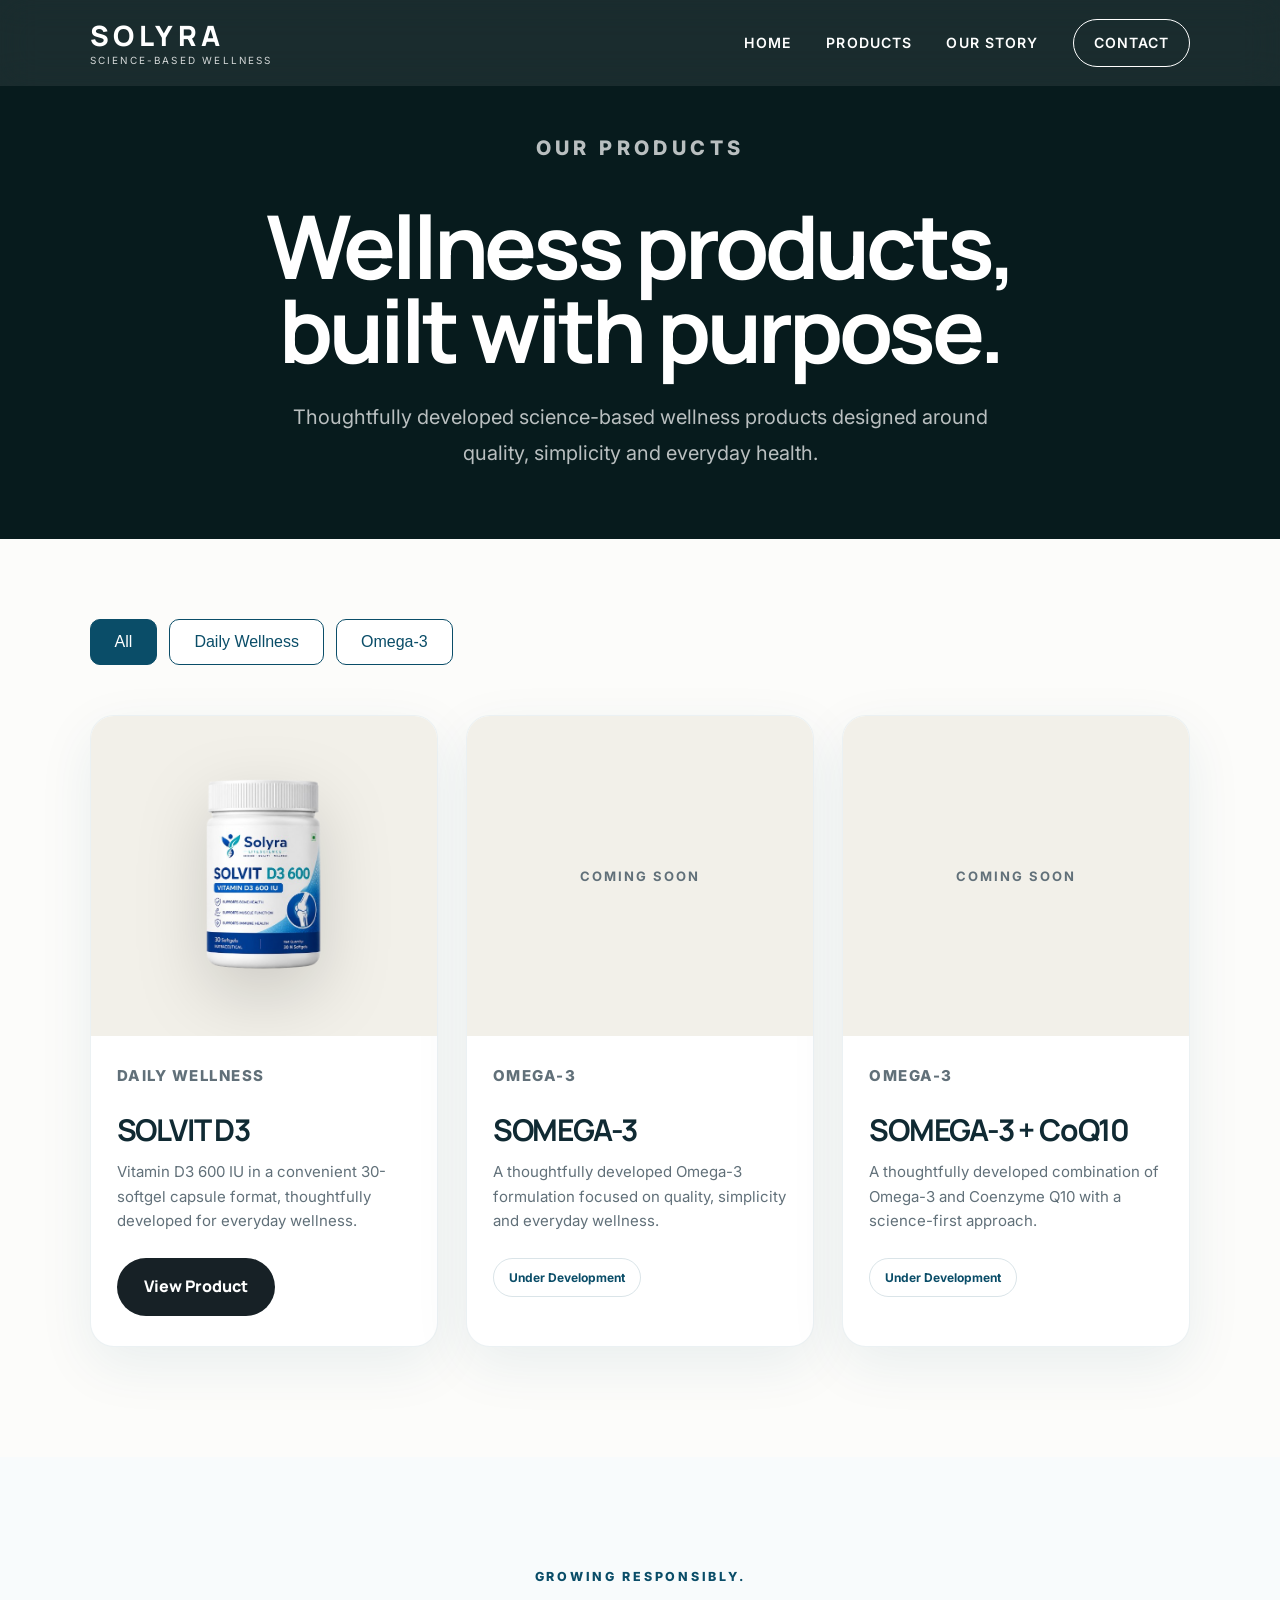
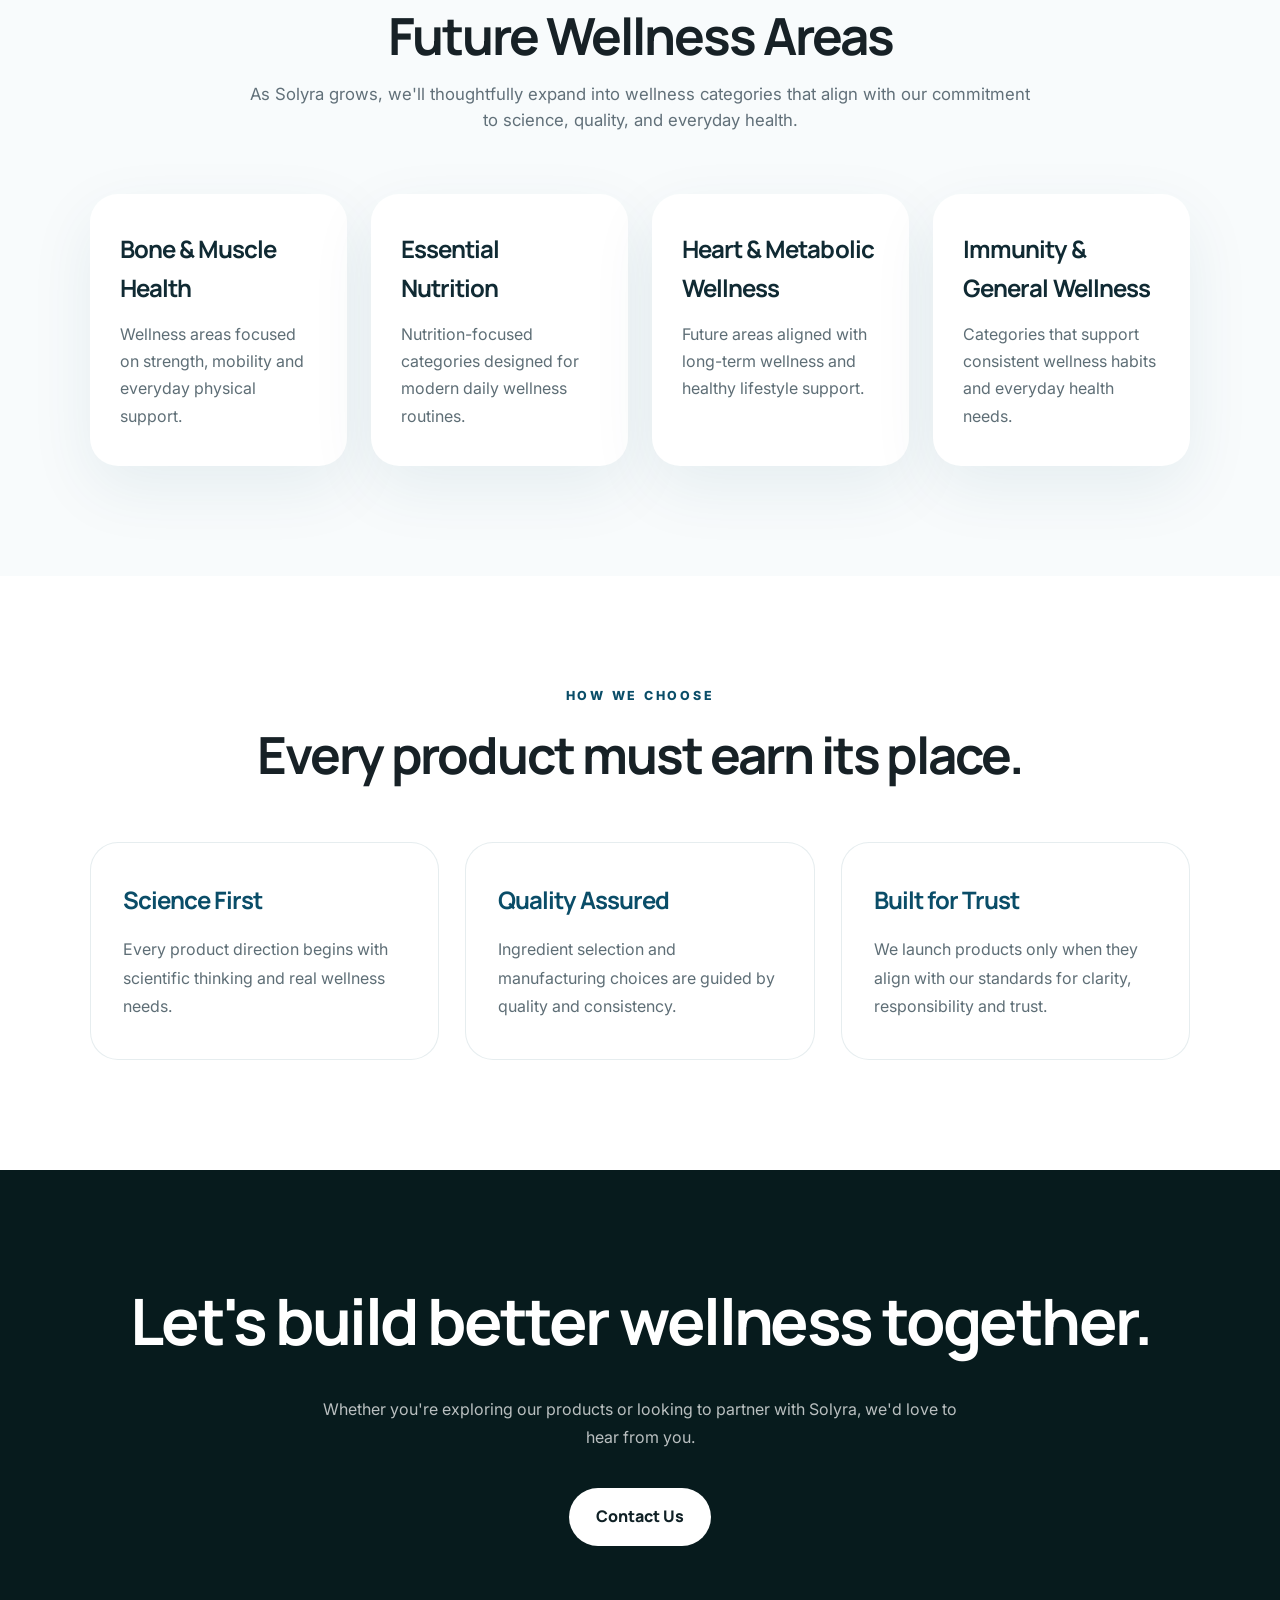
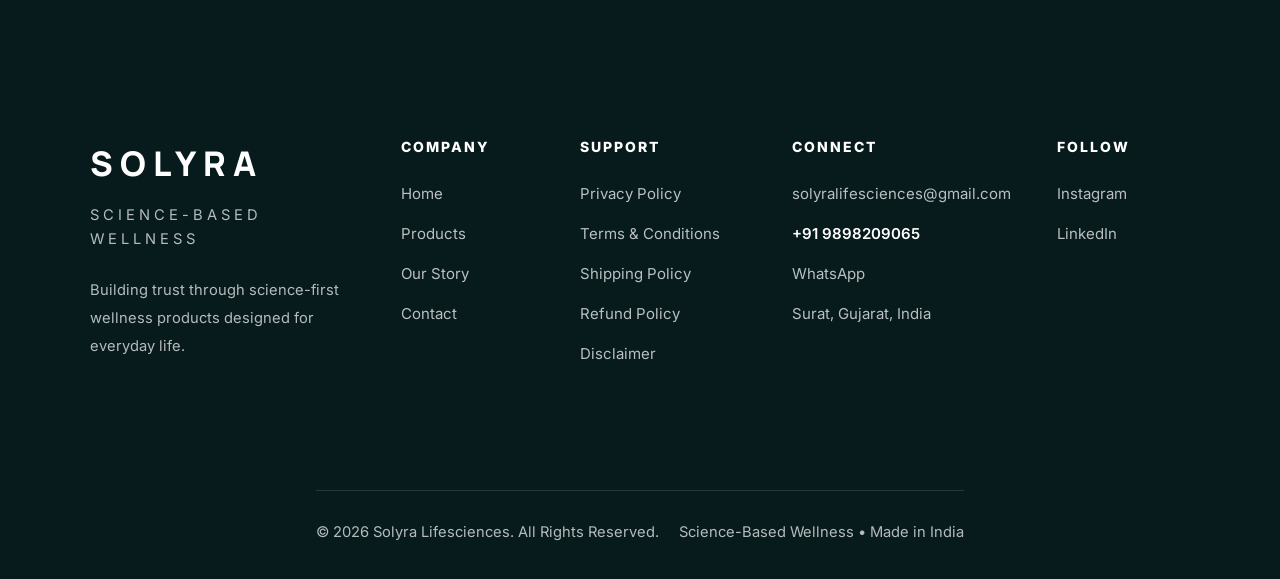
<file: products.html>
<!DOCTYPE html>
<html lang="en">
<head>
<meta charset="UTF-8">
<meta name="viewport" content="width=device-width, initial-scale=1.0">
<link rel="canonical" href="https://www.solyralifesciences.com/products.html">
<meta property="og:title" content="Products | Solyra Lifesciences">
<meta property="og:description" content="Explore Solyra Lifesciences' science-based wellness products designed with quality, simplicity, and everyday health in mind.">
<meta property="og:type" content="website">
<meta property="og:url" content="https://www.solyralifesciences.com/products.html">
<meta property="og:image" content="https://www.solyralifesciences.com/assets/og-image.jpg">

<meta name="twitter:card" content="summary_large_image">
<meta name="twitter:title" content="Products | Solyra Lifesciences">
<meta name="twitter:description" content="Explore Solyra's science-based wellness products and future wellness areas.">
<meta name="twitter:image" content="https://www.solyralifesciences.com/assets/og-image.jpg">

<title>Products | Solyra Lifesciences</title>
<meta name="description" content="Explore Solyra Lifesciences' science-based wellness products designed with quality ingredients and everyday health in mind.">

<link rel="icon" type="image/png" href="assets/favicon.png">

<link rel="preconnect" href="https://fonts.googleapis.com">
<link rel="preconnect" href="https://fonts.gstatic.com" crossorigin>

<link href="https://fonts.googleapis.com/css2?family=Inter:wght@400;500;600;700&family=Manrope:wght@600;700;800&display=swap" rel="stylesheet">

<link rel="stylesheet" href="styles.css">

<style>
.products-hero{
    min-height:58vh;
    padding:130px 7% 30px;
    background:#071B1D;
    color:white;
    display:flex;
    align-items:center;
    text-align:center;
}

.products-hero-inner{
    max-width:900px;
    margin:auto;
}

.products-hero h1{
    font-size:clamp(52px,7vw,88px);
    line-height:.95;
    letter-spacing:-4px;
    margin:20px 0 28px;
}

.products-hero p{
    max-width:720px;
    margin:0 auto 38px;
    color:rgba(255,255,255,.72);
    font-size:20px;
    line-height:1.8;
}

.current-product{
    background:#FCFCFA;
}

.current-product-card{
    max-width:1180px;
    margin:60px auto 0;
    display:grid;
    grid-template-columns:1fr 1fr;
    gap:60px;
    align-items:center;
    background:white;
    border-radius:38px;
    padding:70px;
    box-shadow:0 30px 90px rgba(10,77,104,.10);
}

.current-product-image{
    min-height:440px;
    display:flex;
    align-items:center;
    justify-content:center;
    position:relative;
}

.current-product-image::before{
    content:"";
    position:absolute;
    width:430px;
    height:430px;
    border-radius:50%;
    background:radial-gradient(circle,rgba(10,77,104,.14),transparent 65%);
}

.current-product-image img{
    width:100%;
    max-width:410px;
    position:relative;
    z-index:2;
    filter:drop-shadow(0 45px 90px rgba(10,77,104,.24));
    animation:floatBottle 5s ease-in-out infinite;
}

.current-product-info h2{
    font-size:clamp(42px,5vw,72px);
    line-height:1;
    color:#102A33;
    margin:16px 0 20px;
}

.current-product-info p{
    color:#5E6E76;
    font-size:18px;
    line-height:1.8;
    margin-bottom:32px;
}

.product-meta-line{
    color:#0A4D68;
    font-weight:700;
    margin-bottom:28px;
}

.future-areas{
    background:#F8FBFC;
}

.area-grid{
    max-width:1180px;
    margin:60px auto 0;
    display:grid;
    grid-template-columns:repeat(4,1fr);
    gap:24px;
}

.area-card{
    background:white;
    padding:36px 30px;
    border-radius:28px;
    box-shadow:0 22px 65px rgba(10,77,104,.08);
    transition:.3s ease;
}

.area-card:hover{
    transform:translateY(-7px);
    box-shadow:0 30px 80px rgba(10,77,104,.12);
}


.area-card h3{
    color:#102A33;
    font-size:24px;
    margin-bottom:14px;
}

.area-card p{
    color:#5E6E76;
    line-height:1.7;
}

.choose-section{
    background:#ffffff;
}

.choose-grid{
    max-width:1180px;
    margin:60px auto 0;
    display:grid;
    grid-template-columns:repeat(3,1fr);
    gap:26px;
}

.choose-card{
    border:1px solid rgba(10,77,104,.10);
    border-radius:28px;
    padding:38px 32px;
    background:#fff;
    transition:.3s ease;
}

.choose-card:hover{
    transform:translateY(-7px);
    box-shadow:0 30px 80px rgba(10,77,104,.10);
}

.choose-card h3{
    color:#0A4D68;
    font-size:24px;
    margin-bottom:16px;
}

.choose-card p{
    color:#5E6E76;
    line-height:1.8;
}

.products-cta{
    background:#071B1D;
    color:white;
    text-align:center;
    padding:100px 7%;
}

.products-cta h2{
    font-size:clamp(38px,5vw,72px);
    margin-bottom:22px;
}

.products-cta p{
    max-width:650px;
    margin:0 auto 36px;
    color:rgba(255,255,255,.72);
    line-height:1.8;
}

@media(max-width:900px){
    .current-product-card{
        grid-template-columns:1fr;
        padding:44px;
    }

    .area-grid,
    .choose-grid{
        grid-template-columns:1fr 1fr;
    }
}

@media(max-width:560px){
    .area-grid,
    .choose-grid{
        grid-template-columns:1fr;
    }

    .products-hero h1{
        letter-spacing:-2px;
    }
}
.product-trust-pills{
    display:flex;
    flex-wrap:wrap;
    gap:12px;
    margin:0 0 32px;
}
.product-catalog{
    background:#FCFCFA;
    padding:80px 7% 110px;
}

.product-filters{
    max-width:1200px;
    margin:0 auto 50px;
    display:flex;
    gap:12px;
    flex-wrap:wrap;
}

.product-filter{
    padding:13px 24px;
    border:1px solid #0A4D68;
    border-radius:10px;
    background:#ffffff;
    color:#0A4D68;
    font-size:16px;
    cursor:pointer;
    transition:.25s ease;
}

.product-filter:hover,
.product-filter.active{
    background:#0A4D68;
    color:#ffffff;
}

.catalog-grid{
    max-width:1200px;
    margin:0 auto;
    display:grid;
    grid-template-columns:repeat(3,1fr);
    gap:28px;
}

.catalog-card{
    background:#ffffff;
    border:1px solid rgba(10,77,104,.08);
    border-radius:24px;
    overflow:hidden;
    box-shadow:0 18px 55px rgba(10,77,104,.08);
    transition:transform .3s ease, box-shadow .3s ease;
}

.catalog-card:hover{
    transform:translateY(-7px);
    box-shadow:0 28px 70px rgba(10,77,104,.13);
}

.catalog-image{
    height:320px;
    background:#F2F0E9;
    display:flex;
    align-items:center;
    justify-content:center;
    position:relative;
    overflow:hidden;
}

.catalog-image img{
    width:230px;
    height:270px;
    object-fit:contain;
    filter:drop-shadow(0 25px 35px rgba(0,0,0,.16));
}

.catalog-coming-soon{
    color:#617079;
    font-size:13px;
    font-weight:700;
    letter-spacing:2px;
    text-transform:uppercase;
}

.catalog-info{
    padding:28px 26px 30px;
}

.catalog-kicker{
    color:#0f5c46;
    font-size:12px;
    font-weight:800;
    letter-spacing:1.5px;
    text-transform:uppercase;
    margin-bottom:10px;
}

.catalog-info h3{
    color:#102A33;
    font-size:30px;
    line-height:1.1;
    margin:0 0 14px;
}

.catalog-info p{
    color:#617079;
    font-size:15px;
    line-height:1.65;
    margin-bottom:24px;
}

.catalog-status{
    display:inline-block;
    padding:9px 15px;
    border:1px solid rgba(10,77,104,.15);
    border-radius:999px;
    color:#0A4D68;
    font-size:12px;
    font-weight:700;
}

.catalog-card .btn{
    display:inline-block;
}


/* MOBILE */

@media(max-width:900px){

    .catalog-grid{
        grid-template-columns:1fr 1fr;
    }

}

@media(max-width:620px){

    .product-catalog{
        padding:60px 6% 80px;
    }

    .catalog-grid{
        grid-template-columns:1fr;
    }

    .product-filters{
        margin-bottom:35px;
    }

    .product-filter{
        padding:11px 18px;
        font-size:14px;
    }

    .catalog-image{
        height:280px;
    }

}


.product-trust-pills span{
    padding:10px 18px;
    border-radius:999px;
    background:#EEF7F8;
    color:#0A4D68;
    font-size:13px;
    font-weight:700;
}

.footer-v2{
    background:#071B1D;
    color:#ffffff;
    padding:90px 7% 34px;
}

.footer-main{
    max-width:1280px;
    margin:0 auto;
    display:grid;
    grid-template-columns:2fr 1fr 1.25fr 1.35fr 1fr;
    gap:46px;
    align-items:flex-start;
}

.footer-brand h3{
    font-size:34px;
    letter-spacing:7px;
    font-weight:900;
    margin-bottom:14px;
}

.footer-tagline{
    color:rgba(255,255,255,.78);
    text-transform:uppercase;
    letter-spacing:4px;
    font-size:12px;
    margin-bottom:26px;
}

.footer-desc{
    max-width:310px;
    color:rgba(255,255,255,.70);
    line-height:1.9;
    font-size:15px;
}

.footer-column{
    display:flex;
    flex-direction:column;
    align-items:flex-start;
    gap:0;
}

.footer-column h4{
    color:#ffffff;
    font-size:14px;
    font-weight:800;
    letter-spacing:2px;
    text-transform:uppercase;
    margin-bottom:22px;
}

.footer-column a,
.footer-column span{
    display:block;
    color:rgba(255,255,255,.72);
    text-decoration:none;
    font-size:15px;
    line-height:1.8;
    margin-bottom:13px;
    transition:.25s ease;
}

.footer-column a:hover{
    color:#ffffff;
    transform:translateX(4px);
}

.footer-column a[href^="tel"]{
    color:#ffffff;
    font-weight:600;
}

.footer-bottom{
    max-width:1280px;
    margin:80px auto 0;
    padding-top:30px;
    border-top:1px solid rgba(255,255,255,.12);
    display:flex;
    justify-content:space-between;
    align-items:center;
    gap:20px;
    color:rgba(255,255,255,.58);
    font-size:13px;
}

@media(max-width:1100px){
    .footer-main{
        grid-template-columns:2fr 1fr 1fr;
    }
}

@media(max-width:760px){
    .footer-main{
        grid-template-columns:1fr 1fr;
        gap:42px;
    }

    .footer-bottom{
        flex-direction:column;
        align-items:flex-start;
    }
}

@media(max-width:560px){
    .footer-v2{
        padding:70px 7% 30px;
    }

    .footer-main{
        grid-template-columns:1fr;
    }
}
</style>
</head>

<body>

<header class="site-header" id="siteHeader">
<nav class="nav">
    <a href="index.html" class="brand">
        <span class="brand-mark">SOLYRA</span>
        <span class="brand-subtitle">Science-Based Wellness</span>
    </a>

    <button class="nav-toggle" id="navToggle" aria-label="Toggle Menu">
    ☰
</button>

<div class="nav-links" id="navLinks">
    <a href="index.html">Home</a>
    <a href="products.html">Products</a>
    <a href="story.html">Our Story</a>
    <a href="contact.html" class="nav-cta">Contact</a>
</div>
</nav>
</header>

<main>

<section class="products-hero">
    <div class="products-hero-inner reveal">
        <p class="eyebrow">OUR PRODUCTS</p>
        <h1>Wellness products, built with purpose.</h1>
        <p>
            Thoughtfully developed science-based wellness products designed around quality,
            simplicity and everyday health.
        </p>
    </div>
</section>

<section class="product-catalog">

    <!-- PRODUCT FILTERS -->

    <div class="product-filters reveal">

        <button class="product-filter active">
            All
        </button>

        <button class="product-filter">
            Daily Wellness
        </button>

        <button class="product-filter">
            Omega-3
        </button>

    </div>


    <!-- PRODUCT GRID -->

    <div class="catalog-grid">


        <!-- SOLVIT D3 -->

        <article class="catalog-card reveal" data-category="daily">

            <div class="catalog-image">

                <img
                    src="assets/D3.png"
                    alt="SOLVIT D3 Vitamin D3 600 IU"
                >

            </div>

            <div class="catalog-info">

                <p class="catalog-kicker">
                    Daily Wellness
                </p>

                <h3>SOLVIT D3</h3>

                <p>
                    Vitamin D3 600 IU in a convenient 30-softgel
                    capsule format, thoughtfully developed for
                    everyday wellness.
                </p>

                <a
                    href="product-d3.html"
                    class="btn btn-dark"
                >
                    View Product
                </a>

            </div>

        </article>


        <!-- SOMEGA-3 -->

        <article class="catalog-card reveal" data-category="omega3">

            <div class="catalog-image catalog-coming-soon">

                <span>
                    Coming Soon
                </span>

            </div>

            <div class="catalog-info">

                <p class="catalog-kicker">
                    Omega-3
                </p>

                <h3>SOMEGA-3</h3>

                <p>
                    A thoughtfully developed Omega-3 formulation
                    focused on quality, simplicity and everyday
                    wellness.
                </p>

                <span class="catalog-status">
                    Under Development
                </span>

            </div>

        </article>


        <!-- SOMEGA-3 + COQ10 -->

        <article class="catalog-card reveal" data-category="omega3">

            <div class="catalog-image catalog-coming-soon">

                <span>
                    Coming Soon
                </span>

            </div>

            <div class="catalog-info">

                <p class="catalog-kicker">
                    Omega-3
                </p>

                <h3>SOMEGA-3 + CoQ10</h3>

                <p>
                    A thoughtfully developed combination of
                    Omega-3 and Coenzyme Q10 with a science-first
                    approach.
                </p>

                <span class="catalog-status">
                    Under Development
                </span>

            </div>

        </article>


    </div>

</section>

<section class="section future-areas">
    <div class="section-heading reveal">
        <p class="eyebrow dark">GROWING RESPONSIBLY.</p>
        <h2>Future Wellness Areas</h2>
        <p>
As Solyra grows, we'll thoughtfully expand into wellness categories that align with our commitment to science, quality, and everyday health.
</p>
    </div>

    <div class="area-grid">
        <article class="area-card reveal">
            
            <h3>Bone & Muscle Health</h3>
            <p>Wellness areas focused on strength, mobility and everyday physical support.</p>
        </article>

        <article class="area-card reveal">
            
            <h3>Essential Nutrition</h3>
            <p>Nutrition-focused categories designed for modern daily wellness routines.</p>
        </article>

        <article class="area-card reveal">
            
            <h3>Heart & Metabolic Wellness</h3>
            <p>Future areas aligned with long-term wellness and healthy lifestyle support.</p>
        </article>

        <article class="area-card reveal">
            
            <h3>Immunity & General Wellness</h3>
            <p>Categories that support consistent wellness habits and everyday health needs.</p>
        </article>
    </div>
</section>

<section class="section choose-section">
    <div class="section-heading reveal">
        <p class="eyebrow dark">HOW WE CHOOSE</p>
        <h2>Every product must earn its place.</h2>
    </div>

    <div class="choose-grid">
        <article class="choose-card reveal">
            <h3>Science First</h3>
            <p>Every product direction begins with scientific thinking and real wellness needs.</p>
        </article>

        <article class="choose-card reveal">
            <h3>Quality Assured</h3>
            <p>Ingredient selection and manufacturing choices are guided by quality and consistency.</p>
        </article>

        <article class="choose-card reveal">
            <h3>Built for Trust</h3>
            <p>We launch products only when they align with our standards for clarity, responsibility and trust.</p>
        </article>
    </div>
</section>

<section class="products-cta">
    <h2>Let's build better wellness together.</h2>
    <p>
    Whether you're exploring our products or looking to partner with Solyra, we'd love to hear from you.
</p>
    <a href="index.html#contact" class="btn btn-primary">Contact Us</a>
</section>

</main>

<footer class="footer footer-v2">
    <div class="footer-main">

        <div class="footer-brand">
            <h3>SOLYRA</h3>
            <p class="footer-tagline">Science-Based Wellness</p>
            <p class="footer-desc">
                Building trust through science-first wellness products designed for everyday life.
            </p>
        </div>

        <div class="footer-column">
            <h4>Company</h4>
            <a href="index.html">Home</a>
            <a href="products.html">Products</a>
            <a href="story.html">Our Story</a>
            <a href="contact.html">Contact</a>
        </div>

        <div class="footer-column">
            <h4>Support</h4>
            <a href="privacy-policy.html">Privacy Policy</a>
            <a href="terms-and-conditions.html">Terms & Conditions</a>
            <a href="shipping-policy.html">Shipping Policy</a>
            <a href="refund-policy.html">Refund Policy</a>
            <a href="disclaimer.html">Disclaimer</a>
        </div>

        <div class="footer-column">
            <h4>Connect</h4>
            <a href="mailto:solyralifesciences@gmail.com">solyralifesciences@gmail.com</a>
            <a href="tel:+919898209065">+91 9898209065</a>
            <a href="https://wa.me/919898209065" target="_blank">WhatsApp</a>
            <span>Surat, Gujarat, India</span>
        </div>

        <div class="footer-column">
            <h4>Follow</h4>
            <a href="https://www.instagram.com/solyra_lifesciences/" target="_blank" rel="noopener noreferrer">Instagram</a>
            <a href="#" target="_blank">LinkedIn</a>
        </div>

    </div>

    <div class="footer-bottom">
        <p>© 2026 Solyra Lifesciences. All Rights Reserved.</p>
        <p>Science-Based Wellness • Made in India</p>
    </div>
</footer>

<script src="script.js"></script>

<script>
const productFilters = document.querySelectorAll(".product-filter");
const catalogCards = document.querySelectorAll(".catalog-card");


// ===============================
// LOAD PRODUCTS FROM BACKEND
// ===============================

async function loadProducts() {
    try {
        const response = await fetch("http://localhost:5000/api/products");

        if (!response.ok) {
            throw new Error("Failed to fetch products");
        }

        const products = await response.json();

        // Find the Daily Wellness card
        const solvitCard = document.querySelector(
            '.catalog-card[data-category="daily"]'
        );

        // We only have Solvit D3 in the database right now
        if (products.length > 0 && solvitCard) {

            const product = products[0];

            // Product name
            const title = solvitCard.querySelector("h3");
            title.textContent = product.name;

            // Product description
            const description = solvitCard.querySelector(
                ".catalog-info > p:not(.catalog-kicker)"
            );

            description.textContent = product.description;

            // Product image
            const image = solvitCard.querySelector(".catalog-image img");

            if (image) {
                image.src = product.image_url || "assets/D3.png";
                image.alt = product.name;
            }

            // Product page link
            const productLink = solvitCard.querySelector(".btn");

            if (productLink) {
                productLink.href = "product-d3.html";
            }
        }

    } catch (error) {
        console.error("Could not load products:", error);
    }
}


// ===============================
// PRODUCT FILTERS
// ===============================

productFilters.forEach(filter => {

    filter.addEventListener("click", () => {

        productFilters.forEach(btn => {
            btn.classList.remove("active");
        });

        filter.classList.add("active");

        const selected = filter.textContent.trim();

        catalogCards.forEach(card => {

            const category = card.dataset.category;

            if (
                selected === "All" ||
                (selected === "Daily Wellness" && category === "daily") ||
                (selected === "Omega-3" && category === "omega3")
            ) {
                card.style.display = "block";
            } else {
                card.style.display = "none";
            }

        });

    });

});


// ===============================
// START
// ===============================

loadProducts();
</script>
</body>
</html>
</file>
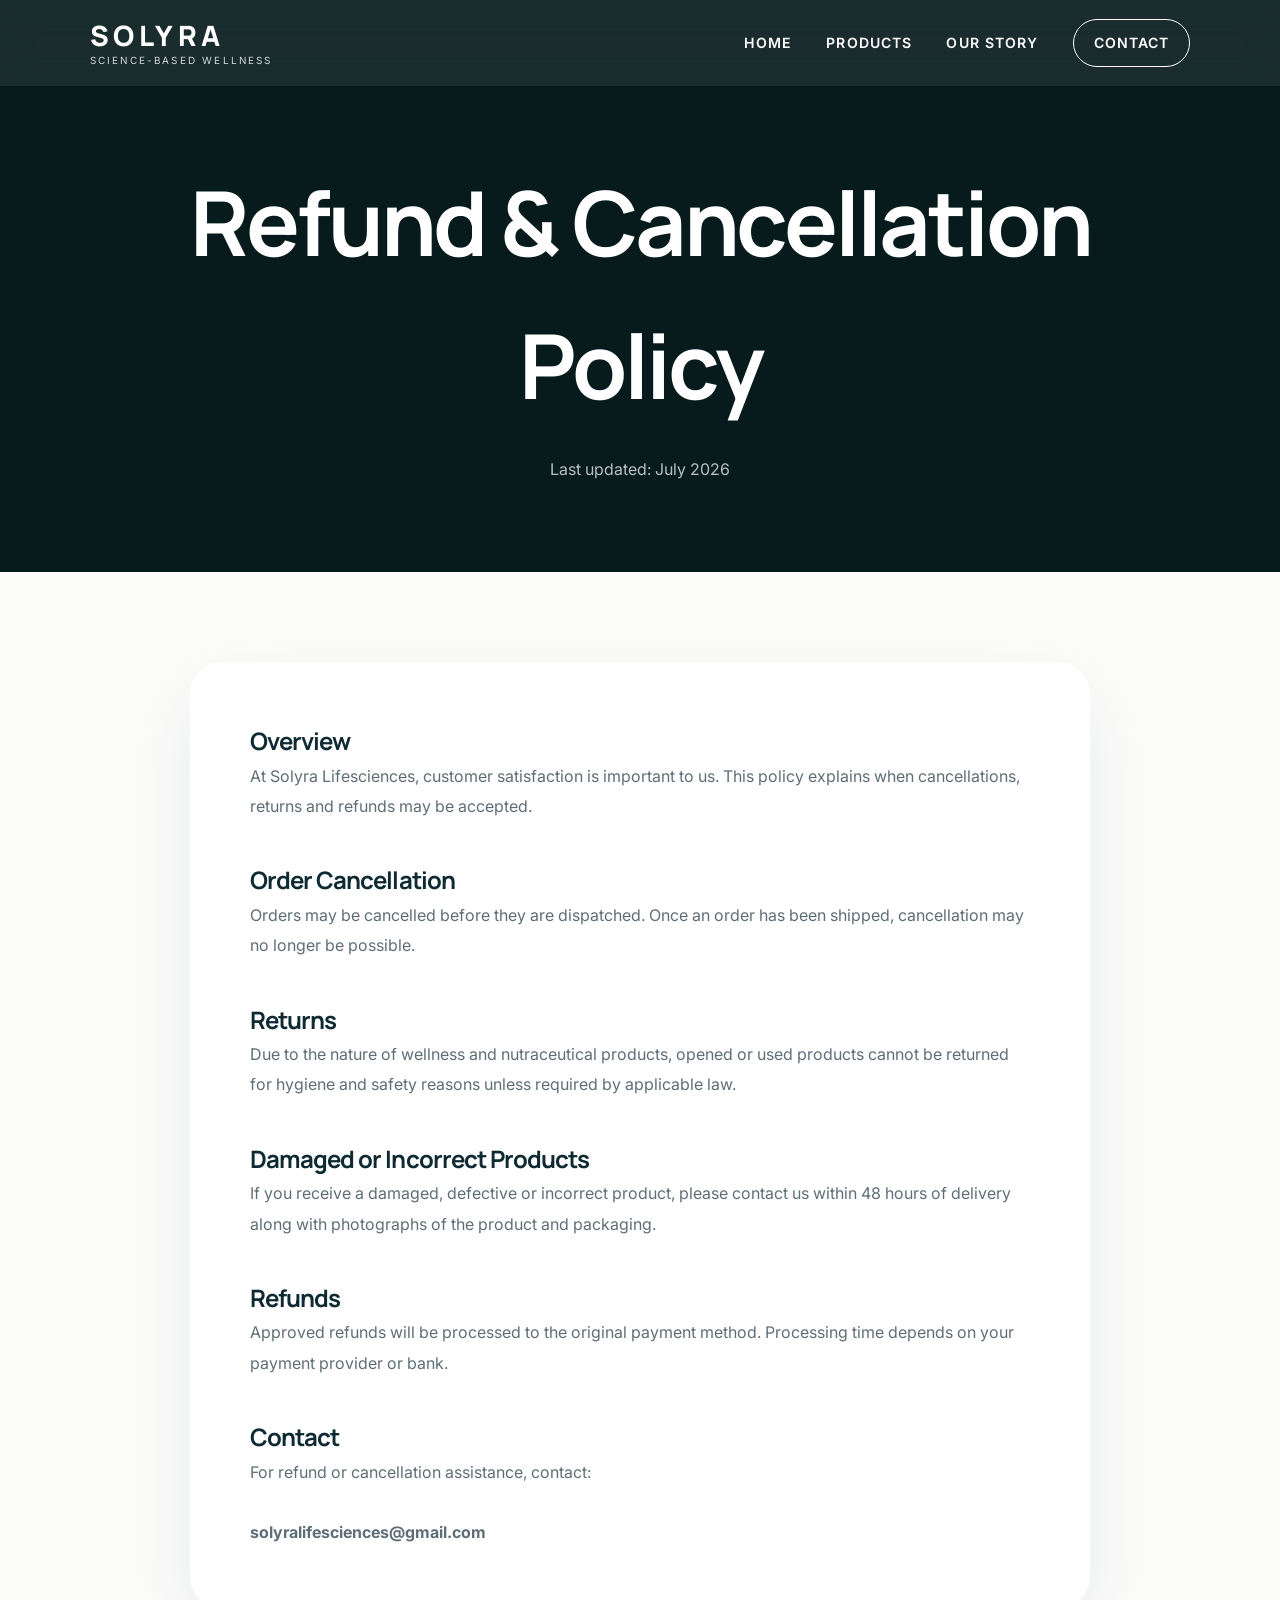
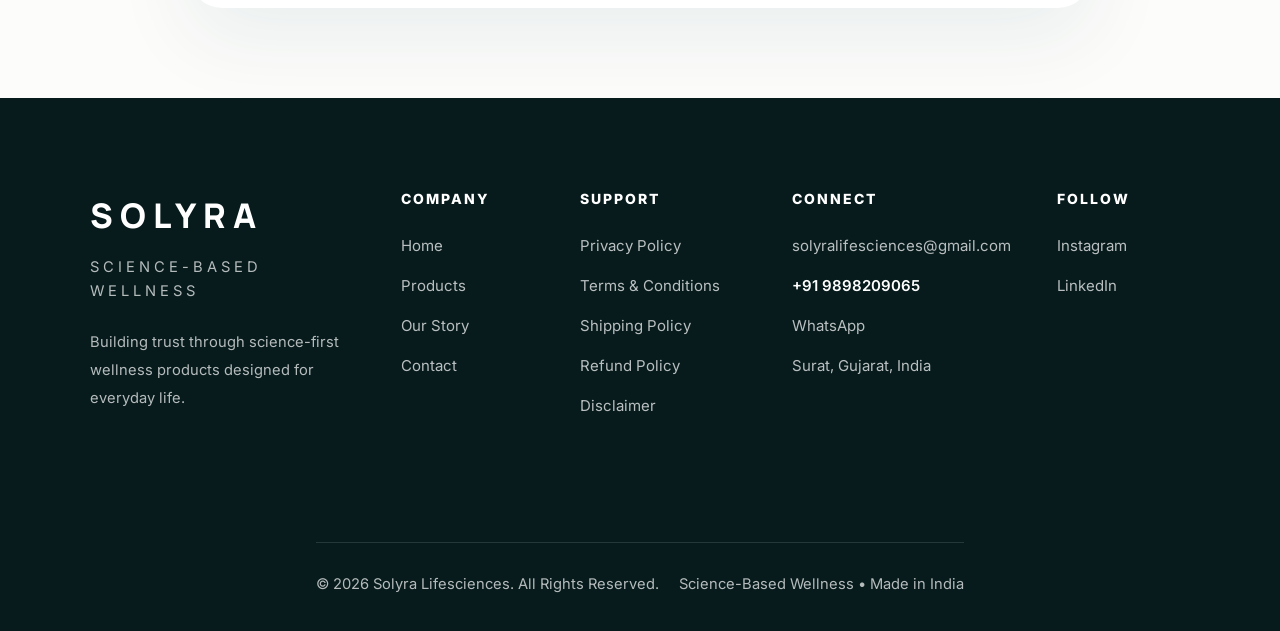
<file: refund-policy.html>
<!DOCTYPE html>
<html lang="en">
<head>
<meta charset="UTF-8">
<meta name="viewport" content="width=device-width, initial-scale=1.0">
<link rel="canonical" href="https://www.solyralifesciences.com/refund-policy.html">

<title>Refund & Cancellation Policy | Solyra Lifesciences</title>
<meta name="description" content="Refund and Cancellation Policy of Solyra Lifesciences.">

<link rel="icon" type="image/png" href="assets/favicon.png">
<link rel="preconnect" href="https://fonts.googleapis.com">
<link rel="preconnect" href="https://fonts.gstatic.com" crossorigin>

<link href="https://fonts.googleapis.com/css2?family=Inter:wght@400;500;600;700&family=Manrope:wght@600;700;800&display=swap" rel="stylesheet">

<link rel="stylesheet" href="styles.css">

<style>

.policy-hero{
background:#071B1D;
color:#fff;
padding:150px 7% 90px;
text-align:center;
}

.policy-hero h1{
font-size:clamp(48px,7vw,90px);
margin-bottom:20px;
letter-spacing:-3px;
}

.policy-hero p{
color:rgba(255,255,255,.72);
}

.policy-content{
padding:90px 7%;
background:#FCFCFA;
}

.policy-container{
max-width:900px;
margin:auto;
background:#fff;
padding:60px;
border-radius:32px;
box-shadow:0 28px 80px rgba(10,77,104,.08);
}

.policy-container h2{
margin-top:40px;
color:#102A33;
}

.policy-container h2:first-child{
margin-top:0;
}

.policy-container p,
.policy-container li{
color:#5E6E76;
line-height:1.9;
}

.policy-container ul{
padding-left:22px;
}

@media(max-width:700px){

.policy-container{
padding:34px;
}

}
.footer-v2{
    background:#071B1D;
    color:#ffffff;
    padding:90px 7% 34px;
}

.footer-main{
    max-width:1280px;
    margin:0 auto;
    display:grid;
    grid-template-columns:2fr 1fr 1.25fr 1.35fr 1fr;
    gap:46px;
    align-items:flex-start;
}

.footer-brand h3{
    font-size:34px;
    letter-spacing:7px;
    font-weight:900;
    margin-bottom:14px;
}

.footer-tagline{
    color:rgba(255,255,255,.78);
    text-transform:uppercase;
    letter-spacing:4px;
    font-size:12px;
    margin-bottom:26px;
}

.footer-desc{
    max-width:310px;
    color:rgba(255,255,255,.70);
    line-height:1.9;
    font-size:15px;
}

.footer-column{
    display:flex;
    flex-direction:column;
    align-items:flex-start;
    gap:0;
}

.footer-column h4{
    color:#ffffff;
    font-size:14px;
    font-weight:800;
    letter-spacing:2px;
    text-transform:uppercase;
    margin-bottom:22px;
}

.footer-column a,
.footer-column span{
    display:block;
    color:rgba(255,255,255,.72);
    text-decoration:none;
    font-size:15px;
    line-height:1.8;
    margin-bottom:13px;
    transition:.25s ease;
}

.footer-column a:hover{
    color:#ffffff;
    transform:translateX(4px);
}

.footer-column a[href^="tel"]{
    color:#ffffff;
    font-weight:600;
}

.footer-bottom{
    max-width:1280px;
    margin:80px auto 0;
    padding-top:30px;
    border-top:1px solid rgba(255,255,255,.12);
    display:flex;
    justify-content:space-between;
    align-items:center;
    gap:20px;
    color:rgba(255,255,255,.58);
    font-size:13px;
}

@media(max-width:1100px){
    .footer-main{
        grid-template-columns:2fr 1fr 1fr;
    }
}

@media(max-width:760px){
    .footer-main{
        grid-template-columns:1fr 1fr;
        gap:42px;
    }

    .footer-bottom{
        flex-direction:column;
        align-items:flex-start;
    }
}

@media(max-width:560px){
    .footer-v2{
        padding:70px 7% 30px;
    }

    .footer-main{
        grid-template-columns:1fr;
    }
}

</style>

</head>

<body>

<header class="site-header" id="siteHeader">

<nav class="nav">

<a href="index.html" class="brand">

<span class="brand-mark">SOLYRA</span>

<span class="brand-subtitle">Science-Based Wellness</span>

</a>

<div class="nav-links">

<a href="index.html">Home</a>

<a href="products.html">Products</a>

<a href="story.html">Our Story</a>

<a href="contact.html" class="nav-cta">Contact</a>

</div>

</nav>

</header>

<main>

<section class="policy-hero">

<h1>Refund & Cancellation Policy</h1>

<p>Last updated: July 2026</p>

</section>

<section class="policy-content">

<div class="policy-container">

<h2>Overview</h2>

<p>

At Solyra Lifesciences, customer satisfaction is important to us. This policy explains when cancellations, returns and refunds may be accepted.

</p>

<h2>Order Cancellation</h2>

<p>

Orders may be cancelled before they are dispatched. Once an order has been shipped, cancellation may no longer be possible.

</p>

<h2>Returns</h2>

<p>

Due to the nature of wellness and nutraceutical products, opened or used products cannot be returned for hygiene and safety reasons unless required by applicable law.

</p>

<h2>Damaged or Incorrect Products</h2>

<p>

If you receive a damaged, defective or incorrect product, please contact us within 48 hours of delivery along with photographs of the product and packaging.

</p>

<h2>Refunds</h2>

<p>

Approved refunds will be processed to the original payment method. Processing time depends on your payment provider or bank.

</p>

<h2>Contact</h2>

<p>

For refund or cancellation assistance, contact:

<br><br>

<strong>solyralifesciences@gmail.com</strong>

</p>

</div>

</section>

</main>

<footer class="footer footer-v2">
    <div class="footer-main">

        <div class="footer-brand">
            <h3>SOLYRA</h3>
            <p class="footer-tagline">Science-Based Wellness</p>
            <p class="footer-desc">
                Building trust through science-first wellness products designed for everyday life.
            </p>
        </div>

        <div class="footer-column">
            <h4>Company</h4>
            <a href="index.html">Home</a>
            <a href="products.html">Products</a>
            <a href="story.html">Our Story</a>
            <a href="contact.html">Contact</a>
        </div>

        <div class="footer-column">
            <h4>Support</h4>
            <a href="privacy-policy.html">Privacy Policy</a>
            <a href="terms-and-conditions.html">Terms & Conditions</a>
            <a href="shipping-policy.html">Shipping Policy</a>
            <a href="refund-policy.html">Refund Policy</a>
            <a href="disclaimer.html">Disclaimer</a>
        </div>

        <div class="footer-column">
            <h4>Connect</h4>
            <a href="mailto:solyralifesciences@gmail.com">solyralifesciences@gmail.com</a>
            <a href="tel:+919898209065">+91 9898209065</a>
            <a href="https://wa.me/919898209065" target="_blank">WhatsApp</a>
            <span>Surat, Gujarat, India</span>
        </div>

        <div class="footer-column">
            <h4>Follow</h4>
            <a href="https://www.instagram.com/solyra_lifesciences/" target="_blank" rel="noopener noreferrer">Instagram</a>
            <a href="#" target="_blank">LinkedIn</a>
        </div>

    </div>

    <div class="footer-bottom">
        <p>© 2026 Solyra Lifesciences. All Rights Reserved.</p>
        <p>Science-Based Wellness • Made in India</p>
    </div>
</footer>

<script src="script.js"></script>

</body>

</html>
</file>
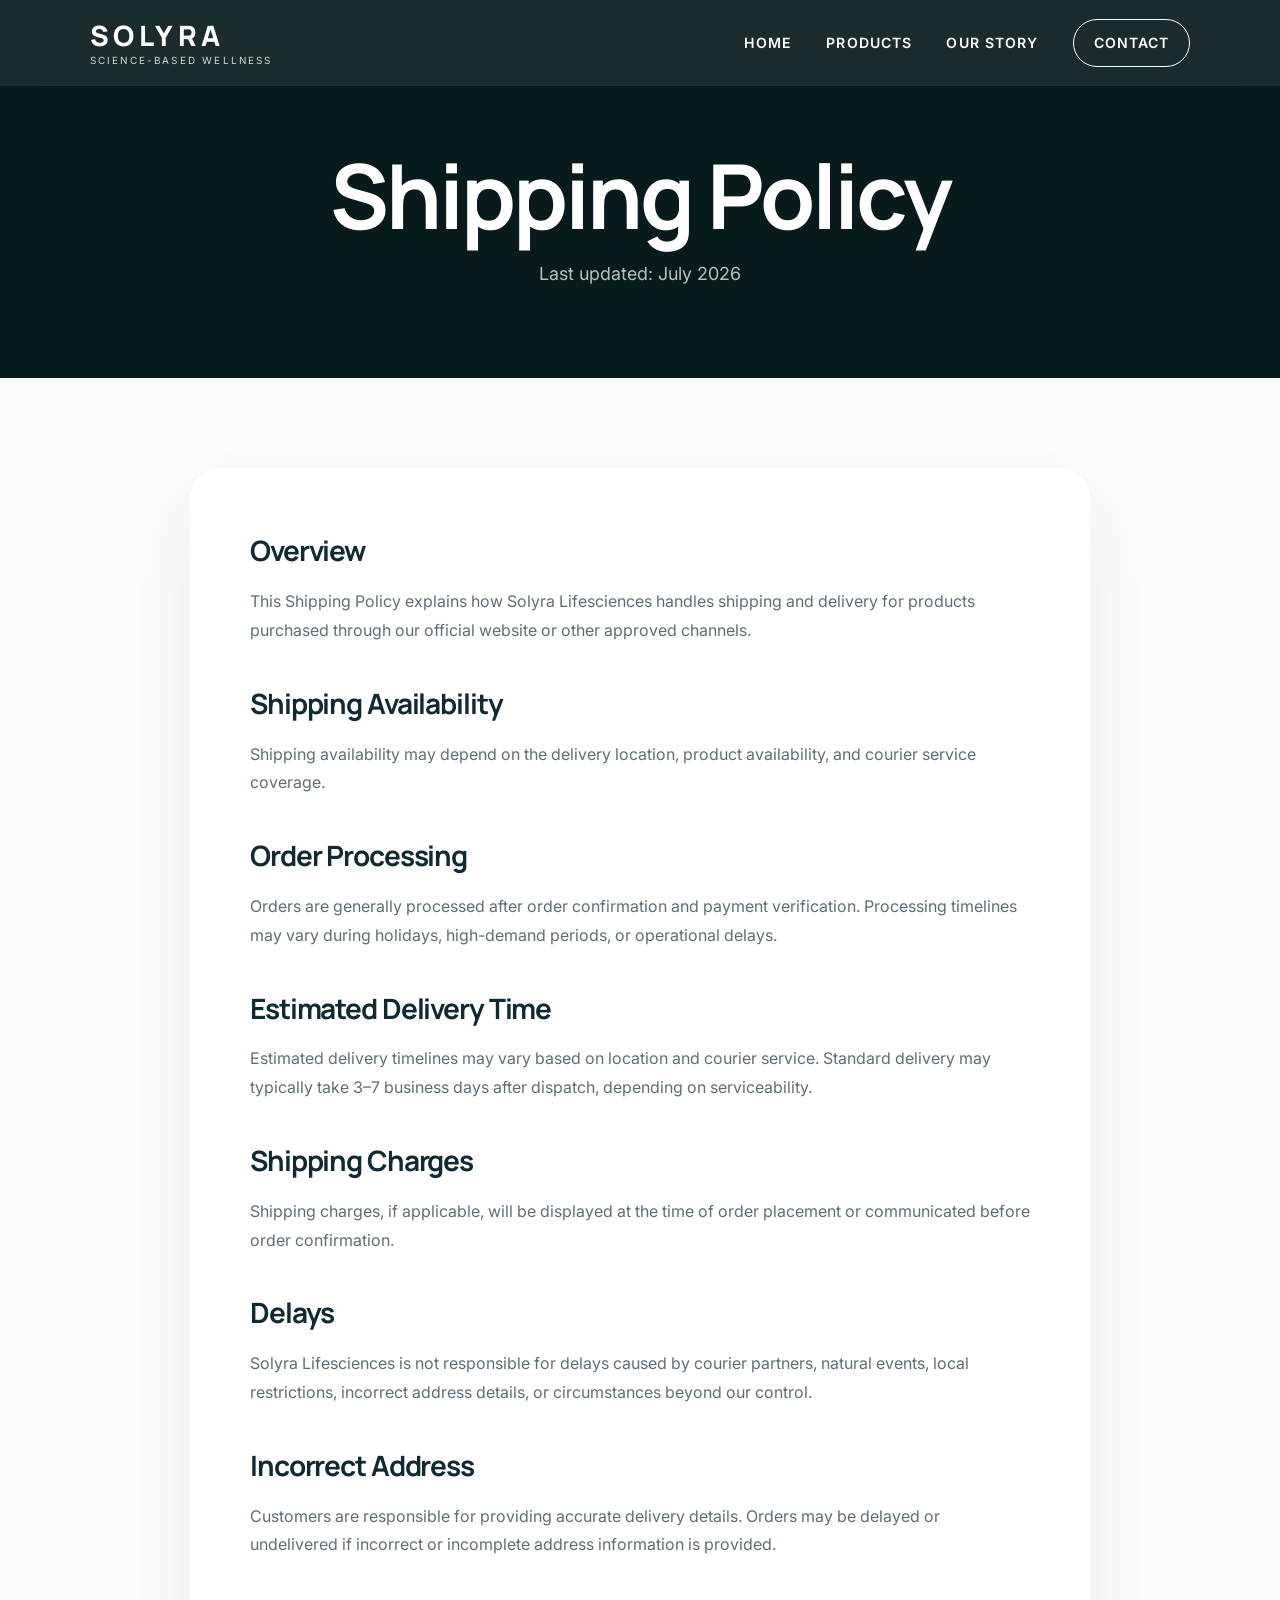
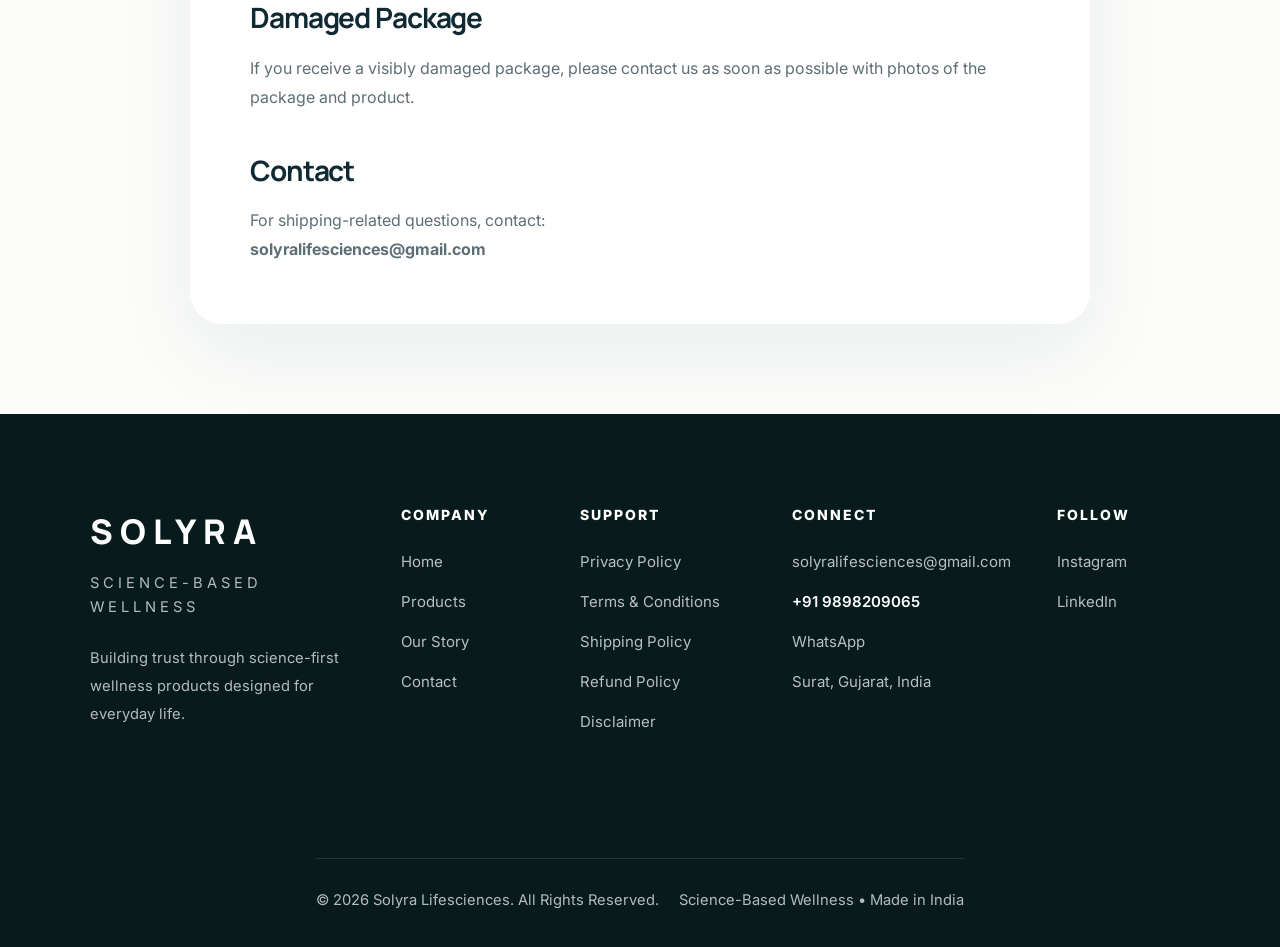
<file: shipping-policy.html>
<!DOCTYPE html>
<html lang="en">
<head>
<meta charset="UTF-8">
<meta name="viewport" content="width=device-width, initial-scale=1.0">
<link rel="canonical" href="https://www.solyralifesciences.com/shipping-policy.html">
<title>Shipping Policy | Solyra Lifesciences</title>
<meta name="description" content="Shipping and Delivery Policy of Solyra Lifesciences.">

<link rel="icon" type="image/png" href="assets/favicon.png">
<link rel="preconnect" href="https://fonts.googleapis.com">
<link rel="preconnect" href="https://fonts.gstatic.com" crossorigin>

<link href="https://fonts.googleapis.com/css2?family=Inter:wght@400;500;600;700&family=Manrope:wght@600;700;800&display=swap" rel="stylesheet">
<link rel="stylesheet" href="styles.css">

<style>
.policy-hero{background:#071B1D;color:white;padding:150px 7% 90px;text-align:center}
.policy-hero h1{font-size:clamp(48px,7vw,90px);line-height:1;letter-spacing:-3px;margin-bottom:20px}
.policy-hero p{color:rgba(255,255,255,.72);font-size:18px}
.policy-content{padding:90px 7%;background:#FCFCFA}
.policy-container{max-width:900px;margin:auto;background:white;padding:60px;border-radius:32px;box-shadow:0 28px 80px rgba(10,77,104,.08)}
.policy-container h2{color:#102A33;font-size:28px;margin:36px 0 14px}
.policy-container h2:first-child{margin-top:0}
.policy-container p,.policy-container li{color:#5E6E76;line-height:1.8;font-size:16px}
.policy-container ul{padding-left:22px;margin-top:12px}
@media(max-width:700px){.policy-container{padding:34px}}
.footer-v2{
    background:#071B1D;
    color:#ffffff;
    padding:90px 7% 34px;
}

.footer-main{
    max-width:1280px;
    margin:0 auto;
    display:grid;
    grid-template-columns:2fr 1fr 1.25fr 1.35fr 1fr;
    gap:46px;
    align-items:flex-start;
}

.footer-brand h3{
    font-size:34px;
    letter-spacing:7px;
    font-weight:900;
    margin-bottom:14px;
}

.footer-tagline{
    color:rgba(255,255,255,.78);
    text-transform:uppercase;
    letter-spacing:4px;
    font-size:12px;
    margin-bottom:26px;
}

.footer-desc{
    max-width:310px;
    color:rgba(255,255,255,.70);
    line-height:1.9;
    font-size:15px;
}

.footer-column{
    display:flex;
    flex-direction:column;
    align-items:flex-start;
    gap:0;
}

.footer-column h4{
    color:#ffffff;
    font-size:14px;
    font-weight:800;
    letter-spacing:2px;
    text-transform:uppercase;
    margin-bottom:22px;
}

.footer-column a,
.footer-column span{
    display:block;
    color:rgba(255,255,255,.72);
    text-decoration:none;
    font-size:15px;
    line-height:1.8;
    margin-bottom:13px;
    transition:.25s ease;
}

.footer-column a:hover{
    color:#ffffff;
    transform:translateX(4px);
}

.footer-column a[href^="tel"]{
    color:#ffffff;
    font-weight:600;
}

.footer-bottom{
    max-width:1280px;
    margin:80px auto 0;
    padding-top:30px;
    border-top:1px solid rgba(255,255,255,.12);
    display:flex;
    justify-content:space-between;
    align-items:center;
    gap:20px;
    color:rgba(255,255,255,.58);
    font-size:13px;
}

@media(max-width:1100px){
    .footer-main{
        grid-template-columns:2fr 1fr 1fr;
    }
}

@media(max-width:760px){
    .footer-main{
        grid-template-columns:1fr 1fr;
        gap:42px;
    }

    .footer-bottom{
        flex-direction:column;
        align-items:flex-start;
    }
}

@media(max-width:560px){
    .footer-v2{
        padding:70px 7% 30px;
    }

    .footer-main{
        grid-template-columns:1fr;
    }
}
</style>
</head>

<body>

<header class="site-header" id="siteHeader">
<nav class="nav">
    <a href="index.html" class="brand">
        <span class="brand-mark">SOLYRA</span>
        <span class="brand-subtitle">Science-Based Wellness</span>
    </a>

    <div class="nav-links">
        <a href="index.html">Home</a>
        <a href="products.html">Products</a>
        <a href="story.html">Our Story</a>
        <a href="contact.html" class="nav-cta">Contact</a>
    </div>
</nav>
</header>

<main>

<section class="policy-hero">
    <h1>Shipping Policy</h1>
    <p>Last updated: July 2026</p>
</section>

<section class="policy-content">
    <div class="policy-container">

        <h2>Overview</h2>
        <p>
            This Shipping Policy explains how Solyra Lifesciences handles shipping and delivery for products purchased through our official website or other approved channels.
        </p>

        <h2>Shipping Availability</h2>
        <p>
            Shipping availability may depend on the delivery location, product availability, and courier service coverage.
        </p>

        <h2>Order Processing</h2>
        <p>
            Orders are generally processed after order confirmation and payment verification. Processing timelines may vary during holidays, high-demand periods, or operational delays.
        </p>

        <h2>Estimated Delivery Time</h2>
        <p>
            Estimated delivery timelines may vary based on location and courier service. Standard delivery may typically take 3–7 business days after dispatch, depending on serviceability.
        </p>

        <h2>Shipping Charges</h2>
        <p>
            Shipping charges, if applicable, will be displayed at the time of order placement or communicated before order confirmation.
        </p>

        <h2>Delays</h2>
        <p>
            Solyra Lifesciences is not responsible for delays caused by courier partners, natural events, local restrictions, incorrect address details, or circumstances beyond our control.
        </p>

        <h2>Incorrect Address</h2>
        <p>
            Customers are responsible for providing accurate delivery details. Orders may be delayed or undelivered if incorrect or incomplete address information is provided.
        </p>

        <h2>Damaged Package</h2>
        <p>
            If you receive a visibly damaged package, please contact us as soon as possible with photos of the package and product.
        </p>

        <h2>Contact</h2>
        <p>
            For shipping-related questions, contact:
            <br>
            <strong>solyralifesciences@gmail.com</strong>
        </p>

    </div>
</section>

</main>

<footer class="footer footer-v2">
    <div class="footer-main">

        <div class="footer-brand">
            <h3>SOLYRA</h3>
            <p class="footer-tagline">Science-Based Wellness</p>
            <p class="footer-desc">
                Building trust through science-first wellness products designed for everyday life.
            </p>
        </div>

        <div class="footer-column">
            <h4>Company</h4>
            <a href="index.html">Home</a>
            <a href="products.html">Products</a>
            <a href="story.html">Our Story</a>
            <a href="contact.html">Contact</a>
        </div>

        <div class="footer-column">
            <h4>Support</h4>
            <a href="privacy-policy.html">Privacy Policy</a>
            <a href="terms-and-conditions.html">Terms & Conditions</a>
            <a href="shipping-policy.html">Shipping Policy</a>
            <a href="refund-policy.html">Refund Policy</a>
            <a href="disclaimer.html">Disclaimer</a>
        </div>

        <div class="footer-column">
            <h4>Connect</h4>
            <a href="mailto:solyralifesciences@gmail.com">solyralifesciences@gmail.com</a>
            <a href="tel:+919898209065">+91 9898209065</a>
            <a href="https://wa.me/919898209065" target="_blank">WhatsApp</a>
            <span>Surat, Gujarat, India</span>
        </div>

        <div class="footer-column">
            <h4>Follow</h4>
            <a href="https://www.instagram.com/solyra_lifesciences/" target="_blank" rel="noopener noreferrer">Instagram</a>
            <a href="#" target="_blank">LinkedIn</a>
        </div>

    </div>

    <div class="footer-bottom">
        <p>© 2026 Solyra Lifesciences. All Rights Reserved.</p>
        <p>Science-Based Wellness • Made in India</p>
    </div>
</footer>

<script src="script.js"></script>

</body>
</html>
</file>
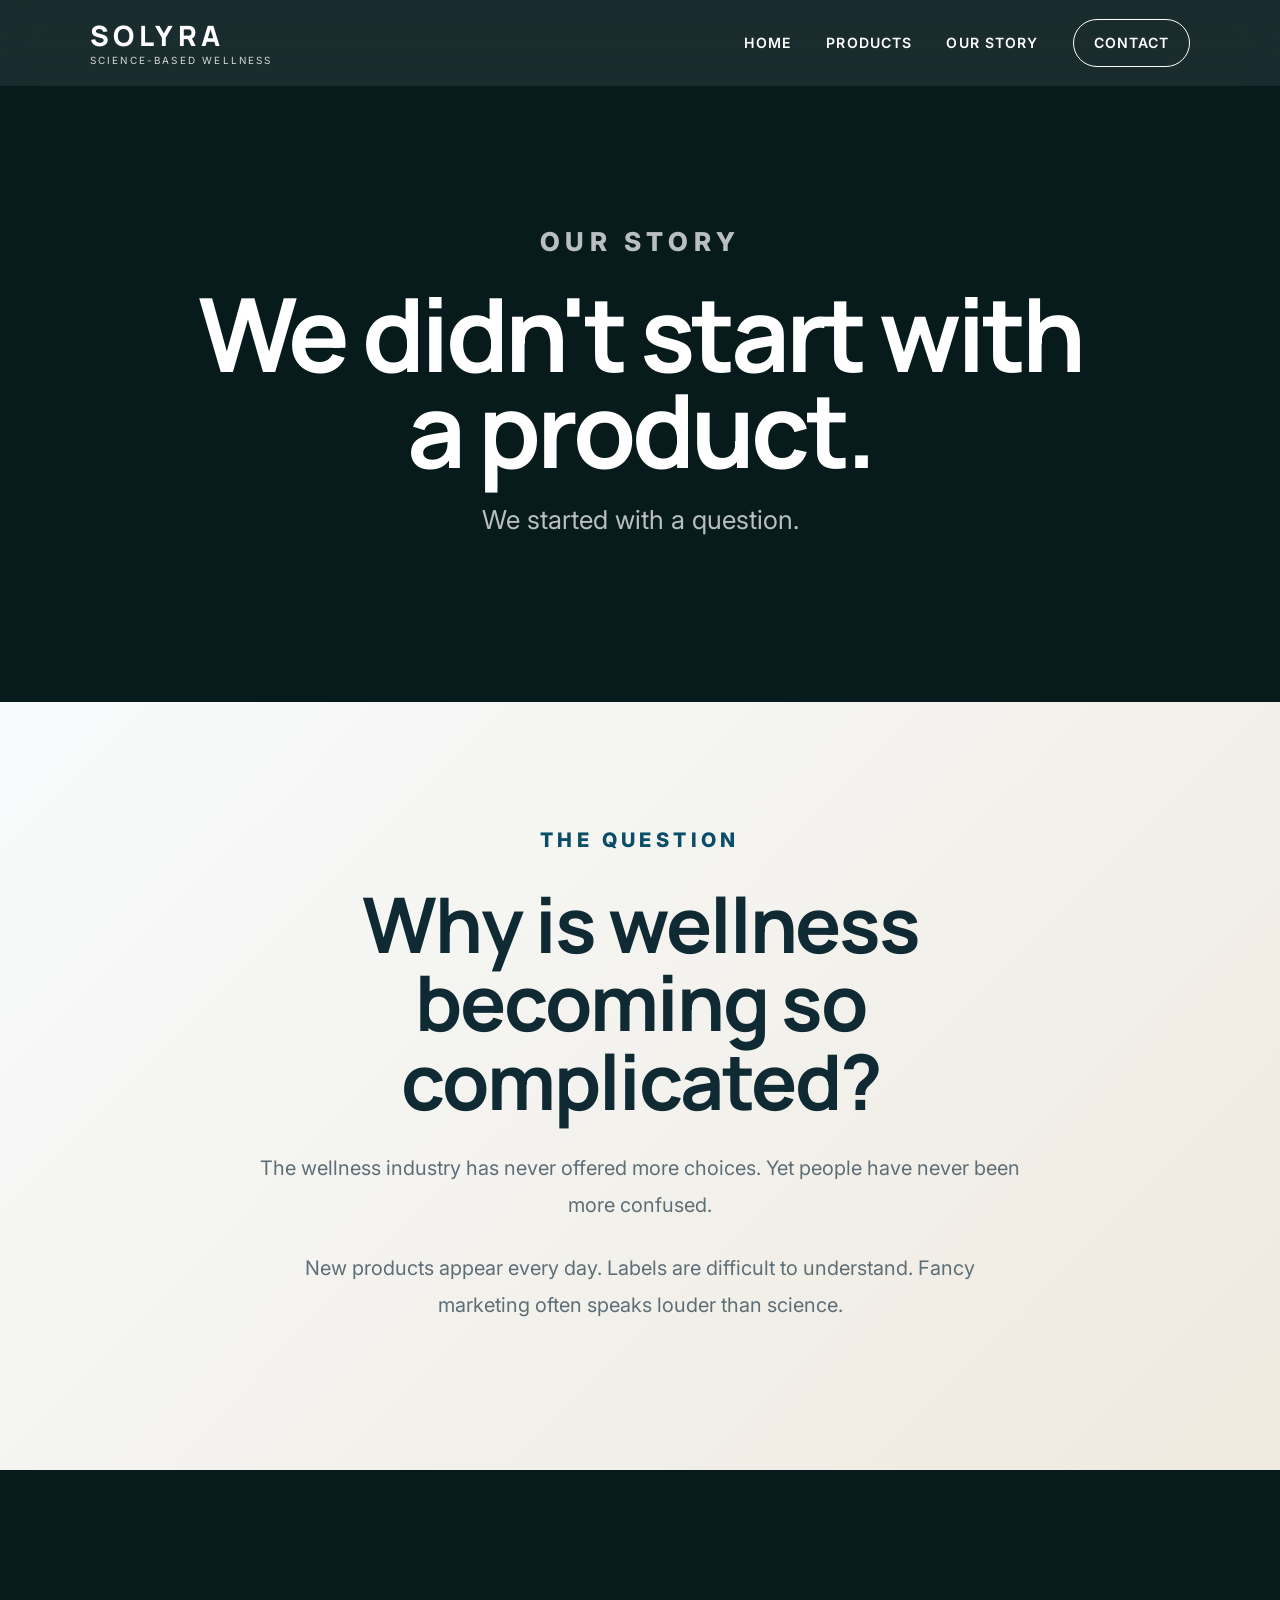
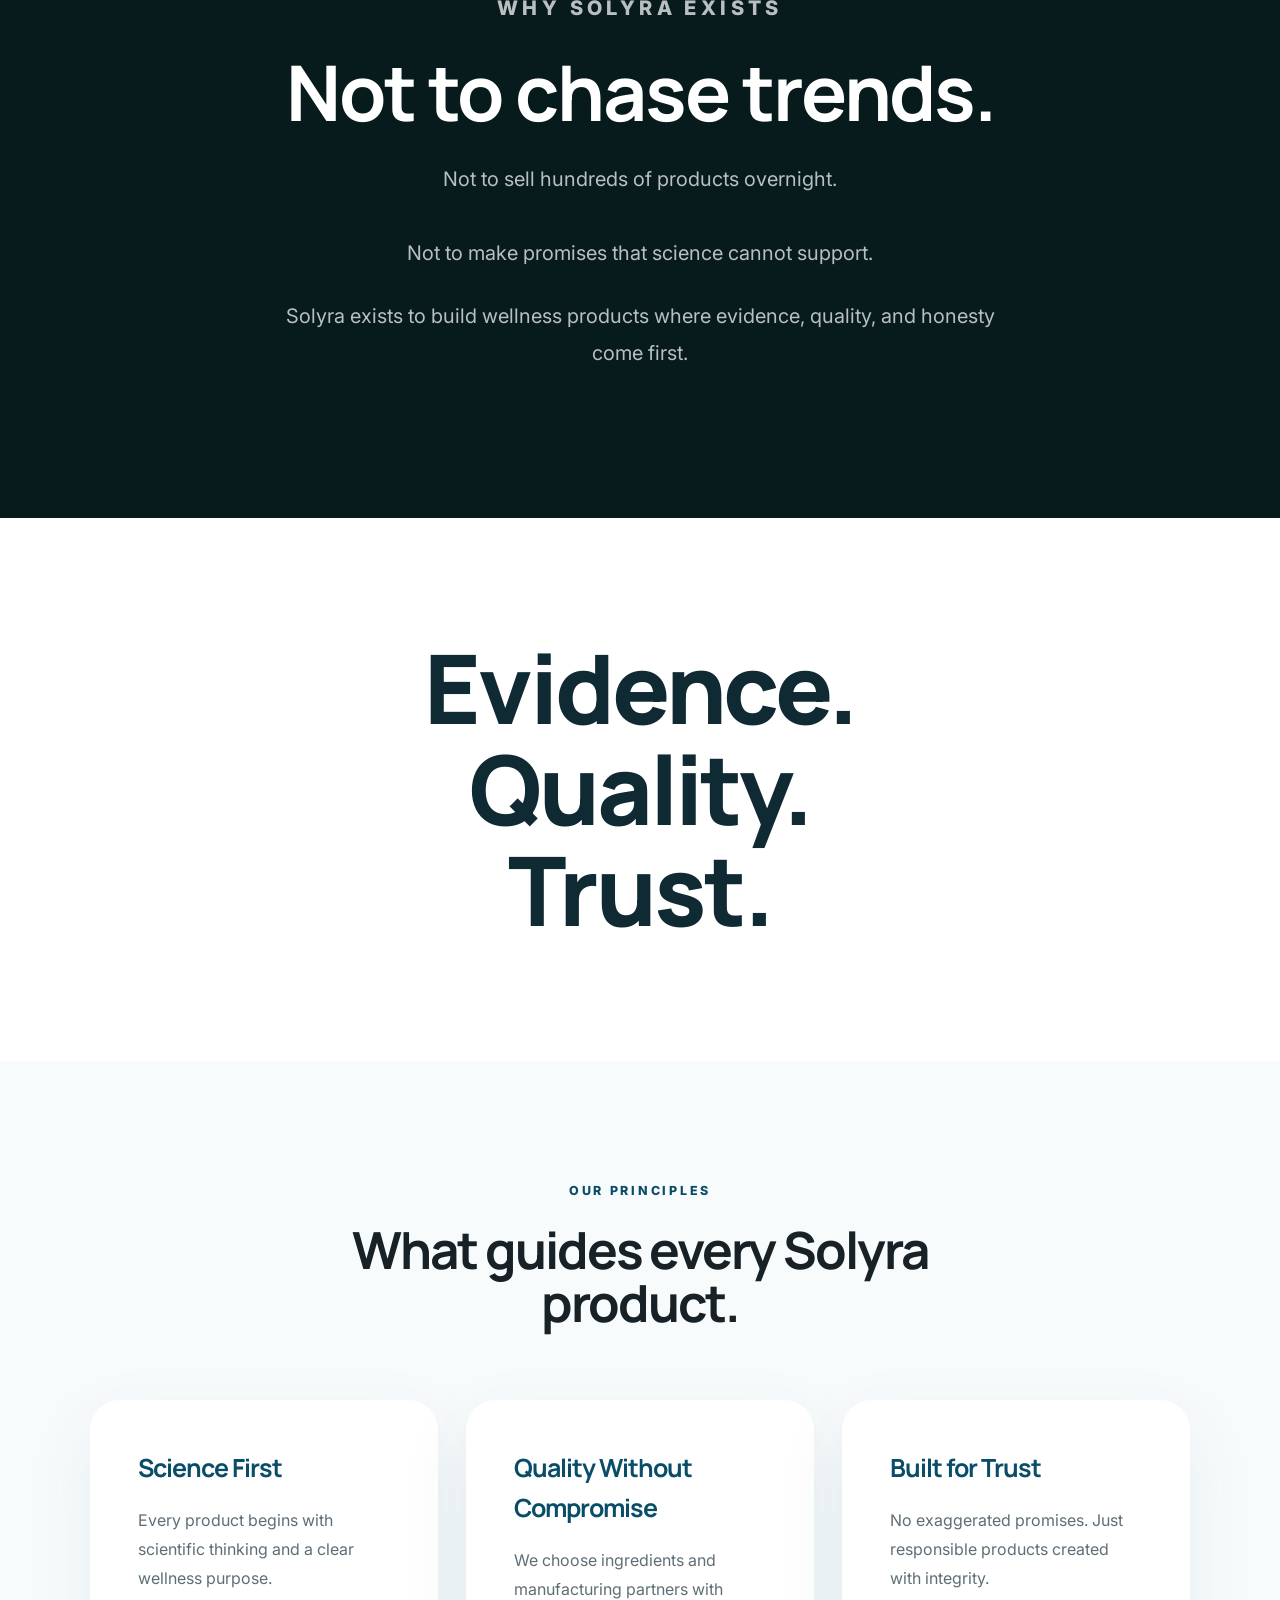
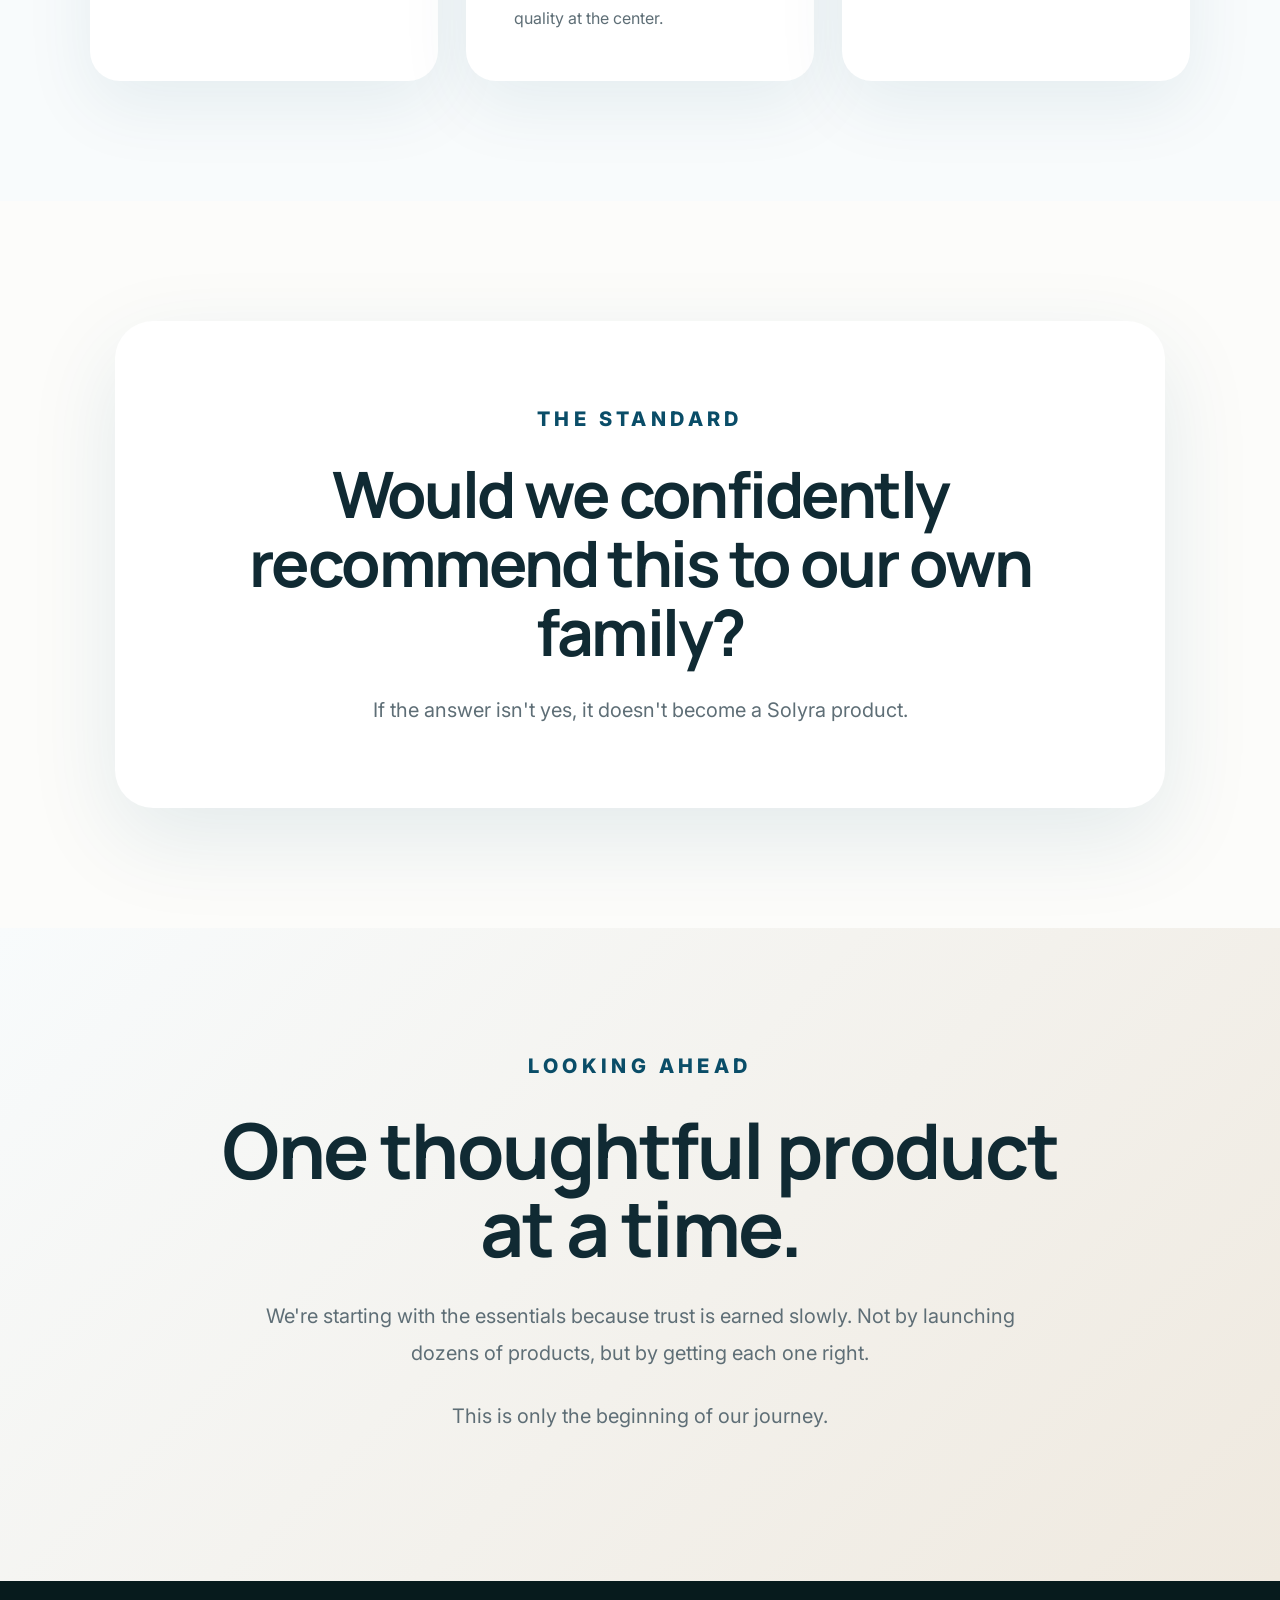
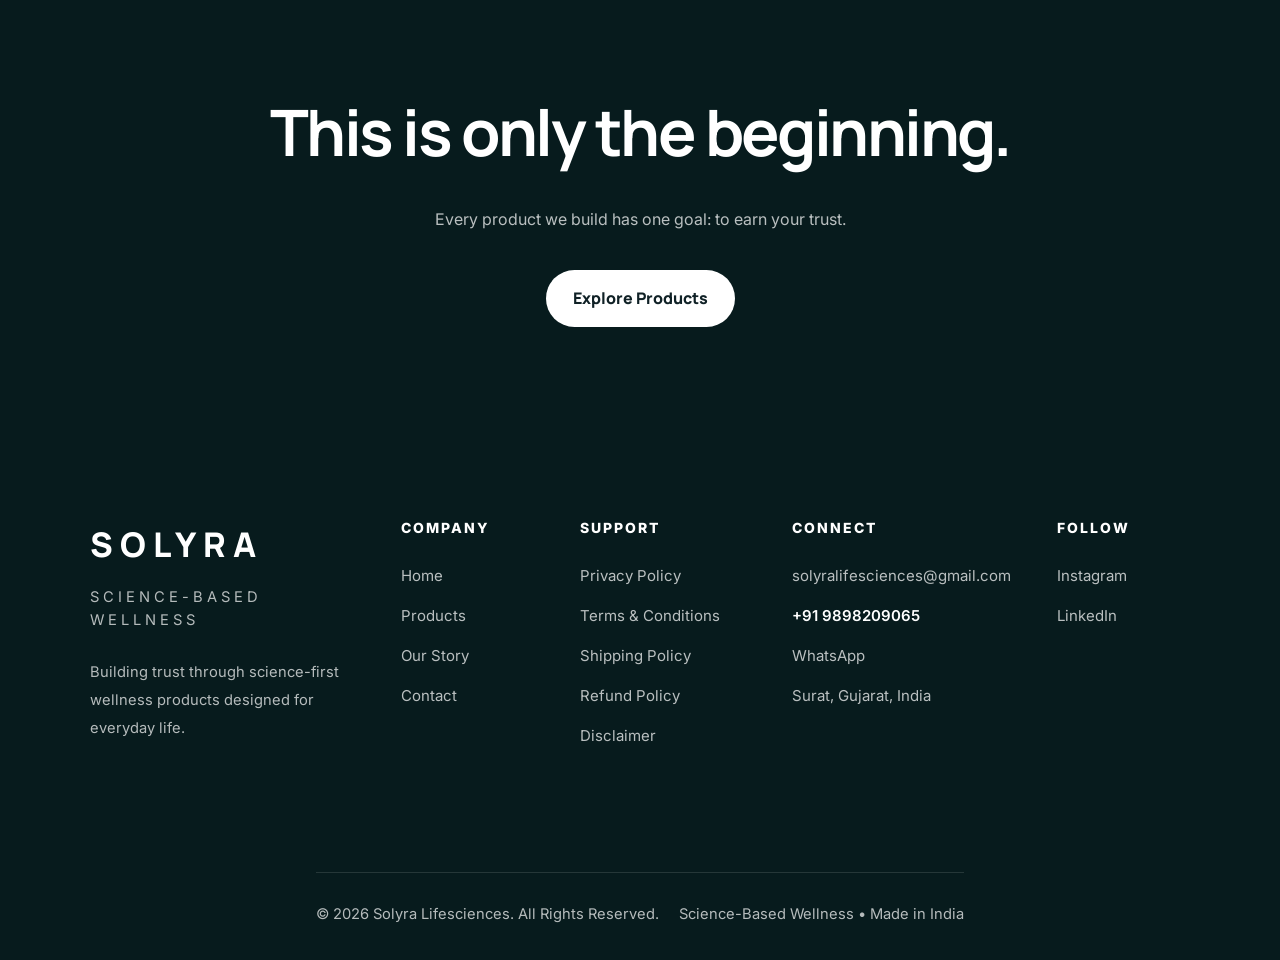
<file: story.html>
<!DOCTYPE html>
<html lang="en">
<head>
<meta charset="UTF-8">
<meta name="viewport" content="width=device-width, initial-scale=1.0">
<link rel="canonical" href="https://www.solyralifesciences.com/story.html">
<meta property="og:title" content="Our Story | Solyra Lifesciences">
<meta property="og:description" content="Learn why Solyra Lifesciences was created and how we are building science-first wellness products with quality and trust.">
<meta property="og:type" content="website">
<meta property="og:url" content="https://www.solyralifesciences.com/story.html">
<meta property="og:image" content="https://www.solyralifesciences.com/assets/og-image.jpg">

<meta name="twitter:card" content="summary_large_image">
<meta name="twitter:title" content="Our Story | Solyra Lifesciences">
<meta name="twitter:description" content="The story behind Solyra's science-first wellness approach.">
<meta name="twitter:image" content="https://www.solyralifesciences.com/assets/og-image.jpg">

<title>Our Story | Solyra Lifesciences</title>

<meta name="description" content="Learn why Solyra Lifesciences was founded and how we're building a science-first wellness brand focused on quality and trust.">

<link rel="icon" type="image/png" href="assets/favicon.png">

<link rel="preconnect" href="https://fonts.googleapis.com">
<link rel="preconnect" href="https://fonts.gstatic.com" crossorigin>

<link href="https://fonts.googleapis.com/css2?family=Inter:wght@400;500;600;700&family=Manrope:wght@600;700;800&display=swap" rel="stylesheet">

<link rel="stylesheet" href="styles.css">

<style>
.story-hero{
    min-height:78vh;
    padding:150px 7% 90px;
    background:#071B1D;
    color:#fff;
    display:flex;
    align-items:center;
    justify-content:center;
    text-align:center;
}

.story-hero-inner{
    max-width:950px;
    margin:auto;
}

.story-hero h1{
    font-size:clamp(56px,8vw,112px);
    line-height:.94;
    letter-spacing:-4px;
    margin:22px 0;
}

.story-hero p{
    font-size:26px;
    color:rgba(255,255,255,.72);
}

.story-section{
    padding:120px 7%;
}

.story-narrow{
    max-width:900px;
    margin:auto;
    text-align:center;
}

.story-narrow h2{
    font-size:clamp(42px,6vw,82px);
    line-height:1.02;
    letter-spacing:-2px;
    color:#102A33;
    margin-bottom:30px;
}

.story-narrow p{
    max-width:760px;
    margin:0 auto 26px;
    color:#5E6E76;
    font-size:20px;
    line-height:1.85;
}

.story-dark{
    background:#071B1D;
    color:#fff;
}

.story-dark h2{
    color:#fff;
}

.story-dark p{
    color:rgba(255,255,255,.72);
}

.story-principles{
    background:#F8FBFC;
}

.principle-grid{
    max-width:1180px;
    margin:70px auto 0;
    display:grid;
    grid-template-columns:repeat(3,1fr);
    gap:28px;
}

.principle-card{
    background:#fff;
    padding:48px;
    border-radius:30px;
    box-shadow:0 25px 70px rgba(10,77,104,.08);
    transition:.3s ease;
}
.principle-card:hover{
    transform:translateY(-8px);
    box-shadow:0 35px 90px rgba(10,77,104,.12);
}

.principle-card h3{
    color:#0A4D68;
    font-size:25px;
    margin-bottom:18px;
}

.principle-card p{
    color:#5E6E76;
    line-height:1.8;
}

.family-question{
    background:#FCFCFA;
}

.quote-box{
    max-width:1050px;
    margin:auto;
    padding:80px;
    border-radius:38px;
    background:white;
    box-shadow:0 30px 90px rgba(10,77,104,.10);
    text-align:center;
}

.quote-box h2{
    font-size:clamp(38px,5vw,72px);
    line-height:1.08;
    color:#102A33;
    margin-bottom:26px;
}

.quote-box p{
    color:#5E6E76;
    font-size:20px;
    line-height:1.8;
}

.story-cta{
    background:#071B1D;
    color:white;
    text-align:center;
    padding:100px 7%;
}

.story-cta h2{
    font-size:clamp(38px,5vw,72px);
    margin-bottom:22px;
}

.story-cta p{
    color:rgba(255,255,255,.72);
    max-width:650px;
    margin:0 auto 36px;
    line-height:1.8;
}
.story-divider{
    padding:120px 7%;
    text-align:center;
    background:#fff;
}

.story-divider h2{
    font-size:clamp(52px,8vw,96px);
    line-height:1.05;
    letter-spacing:-3px;
    color:#102A33;
    font-weight:800;
}
@media(max-width:900px){
    .principle-grid{
        grid-template-columns:1fr;
    }

    .quote-box{
        padding:48px 28px;
    }

    .story-hero h1{
        letter-spacing:-2px;
    }
}
.footer-v2{
    background:#071B1D;
    color:#ffffff;
    padding:90px 7% 34px;
}

.footer-main{
    max-width:1280px;
    margin:0 auto;
    display:grid;
    grid-template-columns:2fr 1fr 1.25fr 1.35fr 1fr;
    gap:46px;
    align-items:flex-start;
}

.footer-brand h3{
    font-size:34px;
    letter-spacing:7px;
    font-weight:900;
    margin-bottom:14px;
}

.footer-tagline{
    color:rgba(255,255,255,.78);
    text-transform:uppercase;
    letter-spacing:4px;
    font-size:12px;
    margin-bottom:26px;
}

.footer-desc{
    max-width:310px;
    color:rgba(255,255,255,.70);
    line-height:1.9;
    font-size:15px;
}

.footer-column{
    display:flex;
    flex-direction:column;
    align-items:flex-start;
    gap:0;
}

.footer-column h4{
    color:#ffffff;
    font-size:14px;
    font-weight:800;
    letter-spacing:2px;
    text-transform:uppercase;
    margin-bottom:22px;
}

.footer-column a,
.footer-column span{
    display:block;
    color:rgba(255,255,255,.72);
    text-decoration:none;
    font-size:15px;
    line-height:1.8;
    margin-bottom:13px;
    transition:.25s ease;
}

.footer-column a:hover{
    color:#ffffff;
    transform:translateX(4px);
}

.footer-column a[href^="tel"]{
    color:#ffffff;
    font-weight:600;
}

.footer-bottom{
    max-width:1280px;
    margin:80px auto 0;
    padding-top:30px;
    border-top:1px solid rgba(255,255,255,.12);
    display:flex;
    justify-content:space-between;
    align-items:center;
    gap:20px;
    color:rgba(255,255,255,.58);
    font-size:13px;
}

@media(max-width:1100px){
    .footer-main{
        grid-template-columns:2fr 1fr 1fr;
    }
}

@media(max-width:760px){
    .footer-main{
        grid-template-columns:1fr 1fr;
        gap:42px;
    }

    .footer-bottom{
        flex-direction:column;
        align-items:flex-start;
    }
}

@media(max-width:560px){
    .footer-v2{
        padding:70px 7% 30px;
    }

    .footer-main{
        grid-template-columns:1fr;
    }
}
</style>
</head>

<body>

<header class="site-header" id="siteHeader">
<nav class="nav">
    <a href="index.html" class="brand">
        <span class="brand-mark">SOLYRA</span>
        <span class="brand-subtitle">Science-Based Wellness</span>
    </a>

    <button class="nav-toggle" id="navToggle" aria-label="Toggle Menu">
    ☰
</button>

<div class="nav-links" id="navLinks">
    <a href="index.html">Home</a>
    <a href="products.html">Products</a>
    <a href="story.html">Our Story</a>
    <a href="contact.html" class="nav-cta">Contact</a>
</div>
</nav>
</header>

<main>

<section class="story-hero">
    <div class="story-hero-inner reveal">
        <p class="eyebrow">OUR STORY</p>
        <h1>We didn't start with a product.</h1>
        <p>We started with a question.</p>
    </div>
</section>

<section class="story-section">
    <div class="story-narrow reveal">
        <p class="eyebrow dark">THE QUESTION</p>
        <h2>Why is wellness becoming so complicated?</h2>
        <p>
            The wellness industry has never offered more choices.
            Yet people have never been more confused.
        </p>
        <p>
            New products appear every day. Labels are difficult to understand.
            Fancy marketing often speaks louder than science.
        </p>
    </div>
</section>

<section class="story-section story-dark">
    <div class="story-narrow reveal">
        <p class="eyebrow">WHY SOLYRA EXISTS</p>
        <h2>Not to chase trends.</h2>
        <p>
    Not to sell hundreds of products overnight.<br><br>
    Not to make promises that science cannot support.
</p>
        <p>
            Solyra exists to build wellness products where evidence, quality,
            and honesty come first.
        </p>
    </div>
</section>

<section class="story-divider reveal">

    <h2>
        Evidence.<br>
        Quality.<br>
        Trust.
    </h2>

</section>

<section class="story-section story-principles">
    <div class="section-heading reveal">
        <p class="eyebrow dark">OUR PRINCIPLES</p>
        <h2>What guides every Solyra product.</h2>
    </div>

    <div class="principle-grid">
        <article class="principle-card reveal">
            <h3>Science First</h3>
            <p>Every product begins with scientific thinking and a clear wellness purpose.</p>
        </article>

        <article class="principle-card reveal">
            <h3>Quality Without Compromise</h3>
            <p>We choose ingredients and manufacturing partners with quality at the center.</p>
        </article>

        <article class="principle-card reveal">
            <h3>Built for Trust</h3>
            <p>No exaggerated promises. Just responsible products created with integrity.</p>
        </article>
    </div>
</section>

<section class="story-section family-question">
    <div class="quote-box reveal">
        <p class="eyebrow dark">THE STANDARD</p>
        <h2>Would we confidently recommend this to our own family?</h2>
        <p>
            If the answer isn't yes, it doesn't become a Solyra product.
        </p>
    </div>
</section>

<section class="story-section">
    <div class="story-narrow reveal">
        <p class="eyebrow dark">LOOKING AHEAD</p>
        <h2>One thoughtful product at a time.</h2>
        <p>
            We're starting with the essentials because trust is earned slowly.
            Not by launching dozens of products, but by getting each one right.
        </p>
        <p>
            This is only the beginning of our journey.
        </p>
    </div>
</section>

<section class="story-cta">
    <h2>This is only the beginning.</h2>
    <p>
        Every product we build has one goal: to earn your trust.
    </p>
    <a href="products.html" class="btn btn-primary">Explore Products</a>
</section>

</main>

<footer class="footer footer-v2">
    <div class="footer-main">

        <div class="footer-brand">
            <h3>SOLYRA</h3>
            <p class="footer-tagline">Science-Based Wellness</p>
            <p class="footer-desc">
                Building trust through science-first wellness products designed for everyday life.
            </p>
        </div>

        <div class="footer-column">
            <h4>Company</h4>
            <a href="index.html">Home</a>
            <a href="products.html">Products</a>
            <a href="story.html">Our Story</a>
            <a href="contact.html">Contact</a>
        </div>

        <div class="footer-column">
            <h4>Support</h4>
            <a href="privacy-policy.html">Privacy Policy</a>
            <a href="terms-and-conditions.html">Terms & Conditions</a>
            <a href="shipping-policy.html">Shipping Policy</a>
            <a href="refund-policy.html">Refund Policy</a>
            <a href="disclaimer.html">Disclaimer</a>
        </div>

        <div class="footer-column">
            <h4>Connect</h4>
            <a href="mailto:solyralifesciences@gmail.com">solyralifesciences@gmail.com</a>
            <a href="tel:+919898209065">+91 9898209065</a>
            <a href="https://wa.me/919898209065" target="_blank">WhatsApp</a>
            <span>Surat, Gujarat, India</span>
        </div>

        <div class="footer-column">
            <h4>Follow</h4>
            <a href="https://www.instagram.com/solyra_lifesciences/" target="_blank" rel="noopener noreferrer">Instagram</a>
            <a href="#" target="_blank">LinkedIn</a>
        </div>

    </div>

    <div class="footer-bottom">
        <p>© 2026 Solyra Lifesciences. All Rights Reserved.</p>
        <p>Science-Based Wellness • Made in India</p>
    </div>
</footer>

<script src="script.js"></script>

</body>
</html>
</file>
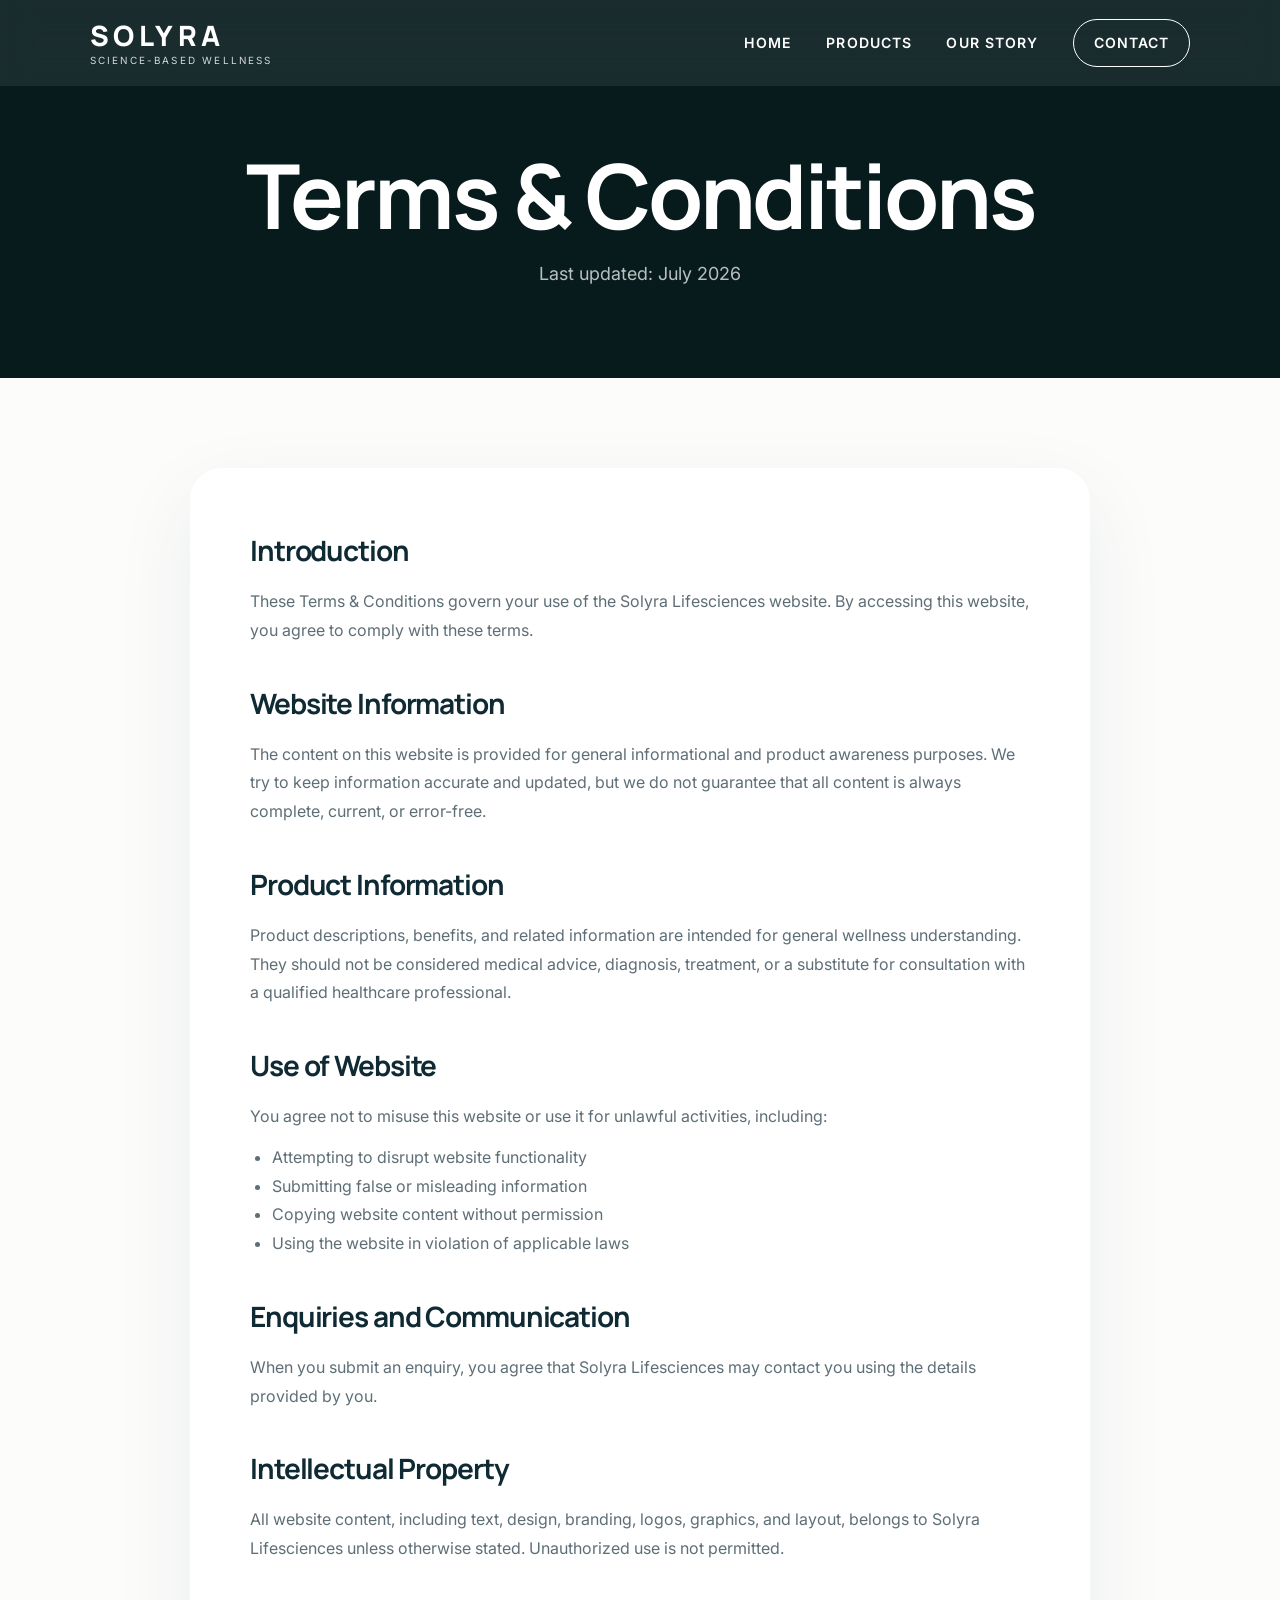
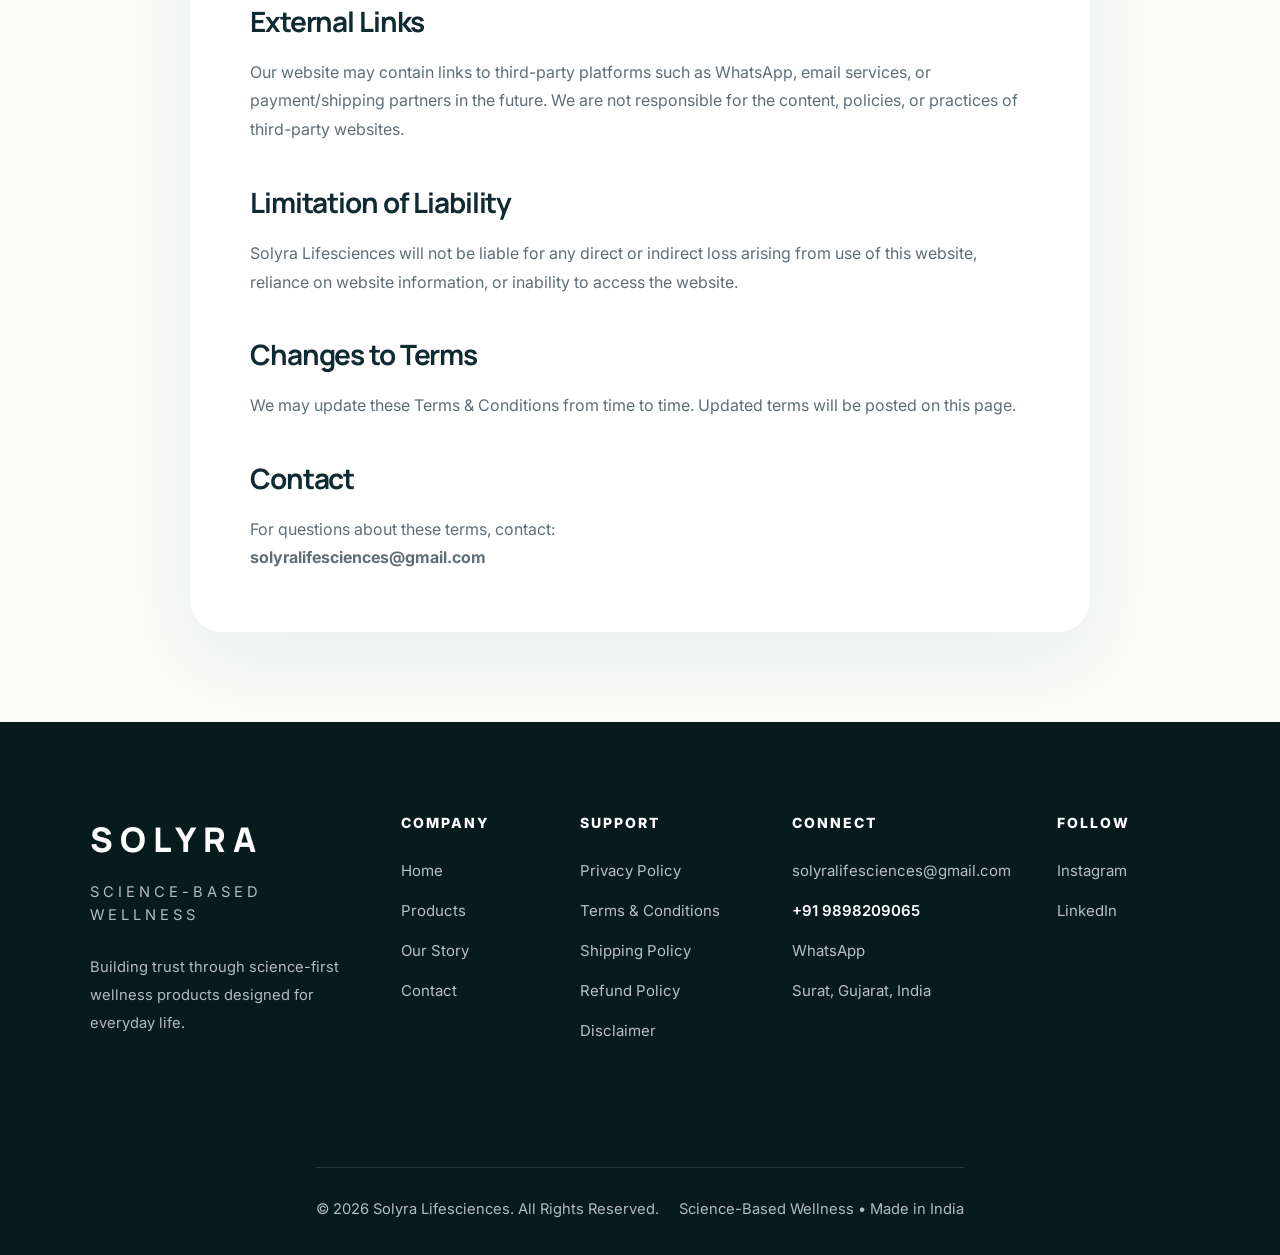
<file: terms-and-conditions.html>
<!DOCTYPE html>
<html lang="en">
<head>
<meta charset="UTF-8">
<meta name="viewport" content="width=device-width, initial-scale=1.0">
<link rel="canonical" href="https://www.solyralifesciences.com/terms-and-conditions.html">

<title>Terms & Conditions | Solyra Lifesciences</title>
<meta name="description" content="Terms and Conditions for using the Solyra Lifesciences website.">

<link rel="icon" type="image/png" href="assets/favicon.png">
<link rel="preconnect" href="https://fonts.googleapis.com">
<link rel="preconnect" href="https://fonts.gstatic.com" crossorigin>

<link href="https://fonts.googleapis.com/css2?family=Inter:wght@400;500;600;700&family=Manrope:wght@600;700;800&display=swap" rel="stylesheet">
<link rel="stylesheet" href="styles.css">

<style>
.policy-hero{background:#071B1D;color:white;padding:150px 7% 90px;text-align:center}
.policy-hero h1{font-size:clamp(48px,7vw,90px);line-height:1;letter-spacing:-3px;margin-bottom:20px}
.policy-hero p{color:rgba(255,255,255,.72);font-size:18px}
.policy-content{padding:90px 7%;background:#FCFCFA}
.policy-container{max-width:900px;margin:auto;background:white;padding:60px;border-radius:32px;box-shadow:0 28px 80px rgba(10,77,104,.08)}
.policy-container h2{color:#102A33;font-size:28px;margin:36px 0 14px}
.policy-container h2:first-child{margin-top:0}
.policy-container p,.policy-container li{color:#5E6E76;line-height:1.8;font-size:16px}
.policy-container ul{padding-left:22px;margin-top:12px}
@media(max-width:700px){.policy-container{padding:34px}}
.footer-v2{
    background:#071B1D;
    color:#ffffff;
    padding:90px 7% 34px;
}

.footer-main{
    max-width:1280px;
    margin:0 auto;
    display:grid;
    grid-template-columns:2fr 1fr 1.25fr 1.35fr 1fr;
    gap:46px;
    align-items:flex-start;
}

.footer-brand h3{
    font-size:34px;
    letter-spacing:7px;
    font-weight:900;
    margin-bottom:14px;
}

.footer-tagline{
    color:rgba(255,255,255,.78);
    text-transform:uppercase;
    letter-spacing:4px;
    font-size:12px;
    margin-bottom:26px;
}

.footer-desc{
    max-width:310px;
    color:rgba(255,255,255,.70);
    line-height:1.9;
    font-size:15px;
}

.footer-column{
    display:flex;
    flex-direction:column;
    align-items:flex-start;
    gap:0;
}

.footer-column h4{
    color:#ffffff;
    font-size:14px;
    font-weight:800;
    letter-spacing:2px;
    text-transform:uppercase;
    margin-bottom:22px;
}

.footer-column a,
.footer-column span{
    display:block;
    color:rgba(255,255,255,.72);
    text-decoration:none;
    font-size:15px;
    line-height:1.8;
    margin-bottom:13px;
    transition:.25s ease;
}

.footer-column a:hover{
    color:#ffffff;
    transform:translateX(4px);
}

.footer-column a[href^="tel"]{
    color:#ffffff;
    font-weight:600;
}

.footer-bottom{
    max-width:1280px;
    margin:80px auto 0;
    padding-top:30px;
    border-top:1px solid rgba(255,255,255,.12);
    display:flex;
    justify-content:space-between;
    align-items:center;
    gap:20px;
    color:rgba(255,255,255,.58);
    font-size:13px;
}

@media(max-width:1100px){
    .footer-main{
        grid-template-columns:2fr 1fr 1fr;
    }
}

@media(max-width:760px){
    .footer-main{
        grid-template-columns:1fr 1fr;
        gap:42px;
    }

    .footer-bottom{
        flex-direction:column;
        align-items:flex-start;
    }
}

@media(max-width:560px){
    .footer-v2{
        padding:70px 7% 30px;
    }

    .footer-main{
        grid-template-columns:1fr;
    }
}
</style>
</head>

<body>

<header class="site-header" id="siteHeader">
<nav class="nav">
    <a href="index.html" class="brand">
        <span class="brand-mark">SOLYRA</span>
        <span class="brand-subtitle">Science-Based Wellness</span>
    </a>

    <div class="nav-links">
        <a href="index.html">Home</a>
        <a href="products.html">Products</a>
        <a href="story.html">Our Story</a>
        <a href="contact.html" class="nav-cta">Contact</a>
    </div>
</nav>
</header>

<main>

<section class="policy-hero">
    <h1>Terms & Conditions</h1>
    <p>Last updated: July 2026</p>
</section>

<section class="policy-content">
    <div class="policy-container">

        <h2>Introduction</h2>
        <p>
            These Terms & Conditions govern your use of the Solyra Lifesciences website. By accessing this website, you agree to comply with these terms.
        </p>

        <h2>Website Information</h2>
        <p>
            The content on this website is provided for general informational and product awareness purposes. We try to keep information accurate and updated, but we do not guarantee that all content is always complete, current, or error-free.
        </p>

        <h2>Product Information</h2>
        <p>
            Product descriptions, benefits, and related information are intended for general wellness understanding. They should not be considered medical advice, diagnosis, treatment, or a substitute for consultation with a qualified healthcare professional.
        </p>

        <h2>Use of Website</h2>
        <p>You agree not to misuse this website or use it for unlawful activities, including:</p>
        <ul>
            <li>Attempting to disrupt website functionality</li>
            <li>Submitting false or misleading information</li>
            <li>Copying website content without permission</li>
            <li>Using the website in violation of applicable laws</li>
        </ul>

        <h2>Enquiries and Communication</h2>
        <p>
            When you submit an enquiry, you agree that Solyra Lifesciences may contact you using the details provided by you.
        </p>

        <h2>Intellectual Property</h2>
        <p>
            All website content, including text, design, branding, logos, graphics, and layout, belongs to Solyra Lifesciences unless otherwise stated. Unauthorized use is not permitted.
        </p>

        <h2>External Links</h2>
        <p>
            Our website may contain links to third-party platforms such as WhatsApp, email services, or payment/shipping partners in the future. We are not responsible for the content, policies, or practices of third-party websites.
        </p>

        <h2>Limitation of Liability</h2>
        <p>
            Solyra Lifesciences will not be liable for any direct or indirect loss arising from use of this website, reliance on website information, or inability to access the website.
        </p>

        <h2>Changes to Terms</h2>
        <p>
            We may update these Terms & Conditions from time to time. Updated terms will be posted on this page.
        </p>

        <h2>Contact</h2>
        <p>
            For questions about these terms, contact:
            <br>
            <strong>solyralifesciences@gmail.com</strong>
        </p>

    </div>
</section>

</main>

<footer class="footer footer-v2">
    <div class="footer-main">

        <div class="footer-brand">
            <h3>SOLYRA</h3>
            <p class="footer-tagline">Science-Based Wellness</p>
            <p class="footer-desc">
                Building trust through science-first wellness products designed for everyday life.
            </p>
        </div>

        <div class="footer-column">
            <h4>Company</h4>
            <a href="index.html">Home</a>
            <a href="products.html">Products</a>
            <a href="story.html">Our Story</a>
            <a href="contact.html">Contact</a>
        </div>

        <div class="footer-column">
            <h4>Support</h4>
            <a href="privacy-policy.html">Privacy Policy</a>
            <a href="terms-and-conditions.html">Terms & Conditions</a>
            <a href="shipping-policy.html">Shipping Policy</a>
            <a href="refund-policy.html">Refund Policy</a>
            <a href="disclaimer.html">Disclaimer</a>
        </div>

        <div class="footer-column">
            <h4>Connect</h4>
            <a href="mailto:solyralifesciences@gmail.com">solyralifesciences@gmail.com</a>
            <a href="tel:+919898209065">+91 9898209065</a>
            <a href="https://wa.me/919898209065" target="_blank">WhatsApp</a>
            <span>Surat, Gujarat, India</span>
        </div>

        <div class="footer-column">
            <h4>Follow</h4>
            <a href="https://www.instagram.com/solyra_lifesciences/" target="_blank" rel="noopener noreferrer">Instagram</a>
            <a href="#" target="_blank">LinkedIn</a>
        </div>

    </div>

    <div class="footer-bottom">
        <p>© 2026 Solyra Lifesciences. All Rights Reserved.</p>
        <p>Science-Based Wellness • Made in India</p>
    </div>
</footer>

<script src="script.js"></script>

</body>
</html>
</file>
<file: styles.css>
:root{
  --charcoal:#172126;
  --muted:#617079;
  --paper:#f8fbfc;
  --white:#ffffff;
  --teal:#0A4D68;
  --emerald:#0f5c46;
  --cyan:#05B4D8;
  --stone:#efe9df;
  --shadow:0 30px 90px rgba(10,77,104,.12);
  --radius-lg:32px;
  --radius-md:24px;
  --radius-sm:14px;
}
*{box-sizing:border-box;margin:0;padding:0}
html{scroll-behavior:smooth}
body{font-family:Inter,sans-serif;background:var(--paper);color:var(--charcoal);line-height:1.6}
h1,h2,h3,.brand-mark{font-family:Manrope,sans-serif;letter-spacing:-.04em}
a{text-decoration:none;color:inherit}
.site-header{position:fixed;top:0;left:0;width:100%;z-index:50;transition:.35s ease;background:rgba(255,255,255,.08);backdrop-filter:blur(18px)}
.site-header.scrolled{background:rgba(255,255,255,.94);box-shadow:0 10px 40px rgba(0,0,0,.06)}
.site-header.scrolled .brand,.site-header.scrolled .nav-links a,.site-header.scrolled .nav-toggle{color:var(--charcoal)}
.nav{height:86px;display:flex;align-items:center;justify-content:space-between;padding:0 7vw;color:white}
.brand{display:flex;flex-direction:column;line-height:1;color:white}.brand-mark{font-weight:800;font-size:1.75rem;letter-spacing:.16em}.brand-subtitle{text-transform:uppercase;font-size:.62rem;letter-spacing:.22em;margin-top:7px;opacity:.82}.nav-links{display:flex;gap:34px;align-items:center;font-size:.88rem;font-weight:600;text-transform:uppercase;letter-spacing:.08em}.nav-cta{padding:12px 20px;border:1px solid currentColor;border-radius:999px}.nav-toggle{display:none;background:none;border:0;color:white;font-size:1.7rem}
.hero{position:relative;min-height:100vh;display:flex;align-items:center;justify-content:center;overflow:hidden;color:white;background:#050b0d;padding:120px 7vw 80px}.hero-slide{position:absolute;inset:0;background-size:cover;background-position:center;opacity:0;transform:scale(1.04);transition:opacity 1s ease, transform 7s ease}.hero-slide.active{opacity:1;transform:scale(1)}.hero-overlay{position:absolute;inset:0;background:linear-gradient(90deg,rgba(4,10,12,.82),rgba(4,10,12,.52),rgba(4,10,12,.18)),linear-gradient(0deg,rgba(4,10,12,.7),transparent 38%)}.hero-content{position:relative;z-index:3;max-width:780px;text-align:center;margin:auto}.eyebrow{text-transform:uppercase;letter-spacing:.22em;font-size:.78rem;font-weight:800;color:#dff8ff;margin-bottom:22px}.eyebrow.dark{color:var(--teal)}.hero h1{font-size:clamp(3rem,7vw,6.6rem);line-height:.95;font-weight:800;margin-bottom:28px}.hero-copy{max-width:650px;margin:0 auto 36px;font-size:1.15rem;color:rgba(255,255,255,.86)}.hero-actions,.contact-actions,.product-actions{display:flex;justify-content:center;gap:16px;flex-wrap:wrap}.btn{display:inline-flex;align-items:center;justify-content:center;padding:15px 26px;border-radius:999px;font-weight:800;font-family:Manrope,sans-serif;transition:.28s ease;border:1px solid transparent}.btn:hover{transform:translateY(-3px)}.btn-primary{background:var(--white);color:#102126}.btn-ghost{background:rgba(255,255,255,.12);color:white;border-color:rgba(255,255,255,.42);backdrop-filter:blur(14px)}.btn-dark{background:var(--charcoal);color:white}.btn-light{background:white;color:var(--charcoal);border-color:#dce6e9}.hero-trust{position:absolute;z-index:4;left:50%;bottom:34px;transform:translateX(-50%);width:min(1100px,86vw);display:grid;grid-template-columns:repeat(5,1fr);gap:1px;border-radius:999px;overflow:hidden;background:rgba(255,255,255,.14);backdrop-filter:blur(18px);border:1px solid rgba(255,255,255,.18)}.hero-trust span{text-align:center;padding:16px 10px;font-size:.78rem;font-weight:700;background:rgba(255,255,255,.08)}.slider-controls{position:absolute;z-index:5;right:7vw;bottom:120px;display:flex;gap:10px}.slider-dot{width:9px;height:9px;border-radius:50%;border:1px solid white;background:transparent;cursor:pointer}.slider-dot.active{background:white}.section{padding:110px 7vw}.brand-statement{text-align:center;max-width:1100px;margin:auto}.brand-statement p{font-family:Manrope,sans-serif;font-size:clamp(2.4rem,5vw,5.6rem);font-weight:800;line-height:1;color:var(--charcoal)}.brand-statement h2{font-size:clamp(2.4rem,5vw,5.6rem);line-height:1;color:var(--teal);margin:10px 0 26px}.brand-statement span{font-size:1.15rem;color:var(--muted);max-width:650px;display:block;margin:auto}.section-heading{text-align:center;max-width:780px;margin:0 auto 56px}.section-heading h2{font-size:clamp(2.4rem,4vw,4.2rem);line-height:1.05;color:var(--charcoal);margin-bottom:18px}.section-heading p:last-child{color:var(--muted);font-size:1.05rem}.product-card{background:white;border-radius:var(--radius-lg);box-shadow:var(--shadow);padding:72px;display:grid;grid-template-columns:.9fr 1.1fr;gap:64px;align-items:center}.product-visual{position:relative;text-align:center;min-height:430px;display:grid;place-items:center}.product-visual .glow{position:absolute;width:380px;height:380px;border-radius:50%;background:radial-gradient(circle,rgba(5,180,216,.26),transparent 68%)}.product-visual img{position:relative;z-index:2;width:min(360px,80%);filter:drop-shadow(0 38px 42px rgba(0,0,0,.2));animation:float 5s ease-in-out infinite}@keyframes float{50%{transform:translateY(-14px)}}
.product-info h3{
    font-size:clamp(2rem,3vw,3rem);
    line-height:1;
    color:var(--teal);
    margin:8px 0 14px;
}.product-kicker{text-transform:uppercase;font-weight:800;letter-spacing:.14em;color:var(--emerald);font-size:.8rem}.product-info>p{color:var(--muted);font-size:1.06rem;margin-bottom:28px}.benefit-grid{display:grid;grid-template-columns:repeat(3,1fr);gap:14px;margin-bottom:30px}.benefit-grid div{background:var(--paper);border:1px solid #e4edf0;border-radius:20px;padding:18px}.benefit-grid strong{display:block;color:var(--charcoal);margin-bottom:6px}.benefit-grid span{font-size:.86rem;color:var(--muted)}.product-actions{justify-content:flex-start}.why-section{background:#fff}.why-grid{display:grid;grid-template-columns:repeat(4,1fr);gap:22px}.why-card{background:var(--paper);border:1px solid #e4edf0;border-radius:var(--radius-md);padding:30px;min-height:230px;transition:.28s ease}.why-card:hover{transform:translateY(-8px);box-shadow:var(--shadow)}.why-card span{font-family:Manrope,sans-serif;font-weight:800;color:var(--cyan);font-size:.9rem}.why-card h3{font-size:1.25rem;margin:22px 0 10px;color:var(--charcoal)}.why-card p{color:var(--muted);font-size:.95rem}.science-panel{display:grid;grid-template-columns:1fr 1fr;min-height:600px;border-radius:var(--radius-lg);overflow:hidden;background:white;box-shadow:var(--shadow)}.science-image{background:url('assets/hero-3.png') center/cover no-repeat}.science-content{padding:72px;display:flex;flex-direction:column;justify-content:center}.science-content h2{font-size:clamp(2.4rem,4vw,4.5rem);line-height:1.02;margin-bottom:24px;color:var(--charcoal)}.science-content p{color:var(--muted);font-size:1.05rem;margin-bottom:28px}.process{display:grid;gap:14px}.process div{border-left:3px solid var(--cyan);padding:12px 0 12px 18px}.process strong{display:block}.process span{color:var(--muted);font-size:.9rem}.story-section{background:linear-gradient(135deg,#f8fbfc,#efe9df)}.story-content{max-width:920px;margin:auto;text-align:center}.story-content h2{font-size:clamp(2.6rem,5vw,5.8rem);line-height:1;margin-bottom:28px;color:var(--charcoal)}.story-content p{color:var(--muted);font-size:1.12rem;margin-bottom:32px}.faq-section{background:white}.faq-list{max-width:900px;margin:auto;display:grid;gap:14px}.faq-list details{border:1px solid #dfe9ec;border-radius:20px;background:white;padding:22px 26px}.faq-list summary{font-weight:800;font-family:Manrope,sans-serif;cursor:pointer}.faq-list p{color:var(--muted);margin-top:14px}.contact-section{background:var(--charcoal);color:white}.contact-card{text-align:center;max-width:880px;margin:auto}.contact-card h2{font-size:clamp(2.6rem,5vw,5.5rem);line-height:1;margin-bottom:22px}.contact-card p{color:rgba(255,255,255,.72);margin-bottom:32px}.footer{background:#081115;color:white;padding:58px 7vw;display:flex;justify-content:space-between;gap:30px;align-items:flex-start;flex-wrap:wrap}.footer h3{font-family:Manrope,sans-serif;letter-spacing:.18em}.footer p,.footer a{color:rgba(255,255,255,.7);font-size:.92rem}.footer-links{display:flex;gap:22px;flex-wrap:wrap}.whatsapp-float{position:fixed;right:24px;bottom:24px;width:58px;height:58px;border-radius:50%;display:grid;place-items:center;background:#25D366;color:white;font-size:25px;z-index:80;box-shadow:0 18px 35px rgba(0,0,0,.24)}.reveal{opacity:0;transform:translateY(28px);transition:opacity .8s ease, transform .8s ease}.reveal.visible{opacity:1;transform:none}
@media(max-width:980px){.nav-toggle{display:block}.nav-links{position:absolute;top:86px;left:0;width:100%;background:white;color:var(--charcoal);flex-direction:column;padding:24px;gap:18px;box-shadow:0 20px 60px rgba(0,0,0,.08);display:none}.nav-links.open{display:flex}.hero-trust{grid-template-columns:repeat(2,1fr);border-radius:24px;bottom:22px}.slider-controls{display:none}.product-card,.science-panel{grid-template-columns:1fr}.why-grid{grid-template-columns:1fr 1fr}.science-image{min-height:360px}.product-card,.science-content{padding:42px}.hero{padding-inline:24px}.section{padding:82px 24px}.footer{flex-direction:column}.nav{padding-inline:24px}}
@media(max-width:620px){
    .hero{
        min-height:92vh;
    }

    .hero h1{
        font-size:3.1rem;
    }

    .hero-copy{
        font-size:1rem;
    }
}

@media(max-width:900px){
    .hero-trust{
        position:relative !important;
        left:auto !important;
        right:auto !important;
        bottom:auto !important;
        width:100% !important;
        margin:35px auto 0 !important;
        grid-template-columns:repeat(2, 1fr) !important;
    }

    .hero-trust span{
        white-space:normal !important;
        font-size:13px !important;
        padding:18px 12px !important;
    }
}

@media(max-width:520px){
    .hero-trust{
        grid-template-columns:repeat(2, 1fr) !important;
        margin-top:28px !important;
        border-radius:18px !important;
    }

    .hero-trust span{
        border-right:none !important;
        border-bottom:1px solid rgba(255,255,255,0.16) !important;
        font-size:12px !important;
        padding:14px 10px !important;
    }

    .hero-trust span:last-child{
        grid-column:1 / -1;
        border-bottom:none !important;
    }
}
/* CLEAN MOBILE OPTIMIZATION */

html,
body{
    max-width:100%;
    overflow-x:hidden;
}

@media(max-width:620px){

    .hero{
        min-height:auto;
        display:block;
        padding:110px 22px 55px;
        overflow:hidden;
    }

    .hero-slide{
        background-size:cover;
        background-position:center center;
    }

    .hero-content{
        max-width:100%;
        text-align:left;
        margin:0;
        padding-top:32px;
    }

    .hero .eyebrow{
        font-size:12px;
        letter-spacing:4px;
        margin-bottom:22px;
    }

    .hero h1{
        font-size:44px;
        line-height:1.08;
        max-width:100%;
        margin-bottom:24px;
    }

    .hero-copy{
        font-size:17px;
        line-height:1.65;
        max-width:100%;
        margin:0 0 30px;
        text-align:left;
    }

    .hero-actions{
        flex-direction:column;
        align-items:stretch;
        gap:14px;
    }

    .hero-actions .btn{
        width:100%;
        padding:17px 22px;
        font-size:16px;
    }

    .hero-trust{
        position:relative !important;
        left:auto !important;
        bottom:auto !important;
        transform:none !important;
        width:100% !important;
        margin-top:30px !important;
        grid-template-columns:repeat(2,1fr) !important;
        border-radius:20px !important;
    }

    .hero-trust span{
        white-space:normal !important;
        font-size:12px !important;
        line-height:1.35 !important;
        padding:14px 8px !important;
    }

    .hero-trust span:last-child{
        grid-column:1 / -1;
    }

    .product-card{
    background:white;
    border-radius:var(--radius-lg);
    box-shadow:var(--shadow);
    padding:40px 48px;
    display:grid;
    grid-template-columns:260px 1fr;
    gap:48px;
    align-items:center;
}

    .product-visual{
    position:relative;
    text-align:center;
    min-height:260px;
    display:grid;
    place-items:center;
}

    .product-visual img{
    position:relative;
    z-index:2;
    width:210px;
    max-width:100%;
    filter:drop-shadow(0 24px 30px rgba(0,0,0,.16));
    animation:float 5s ease-in-out infinite;
}

    .benefit-grid{
        grid-template-columns:1fr;
    }

    .product-actions{
        flex-direction:column;
        align-items:stretch;
    }

    .product-actions .btn{
        width:100%;
    }

    .whatsapp-float{
        right:18px;
        bottom:28px;
    }
}
@media(max-width:980px){

    .nav-links{
        display:none !important;
        position:absolute !important;
        top:86px !important;
        left:0 !important;
        width:100% !important;
        background:#ffffff !important;
        padding:34px 24px !important;
        gap:24px !important;
        flex-direction:column !important;
        align-items:center !important;
        box-shadow:0 20px 50px rgba(0,0,0,.12) !important;
        z-index:999 !important;
    }

    .nav-links.open{
        display:flex !important;
    }

    .nav-links a{
        color:#102A33 !important;
        font-size:17px !important;
        font-weight:800 !important;
        letter-spacing:2px !important;
    }

    .nav-toggle{
        display:block !important;
        color:#ffffff !important;
        background:none !important;
        border:0 !important;
        font-size:38px !important;
        z-index:1001 !important;
    }
}
</file>
